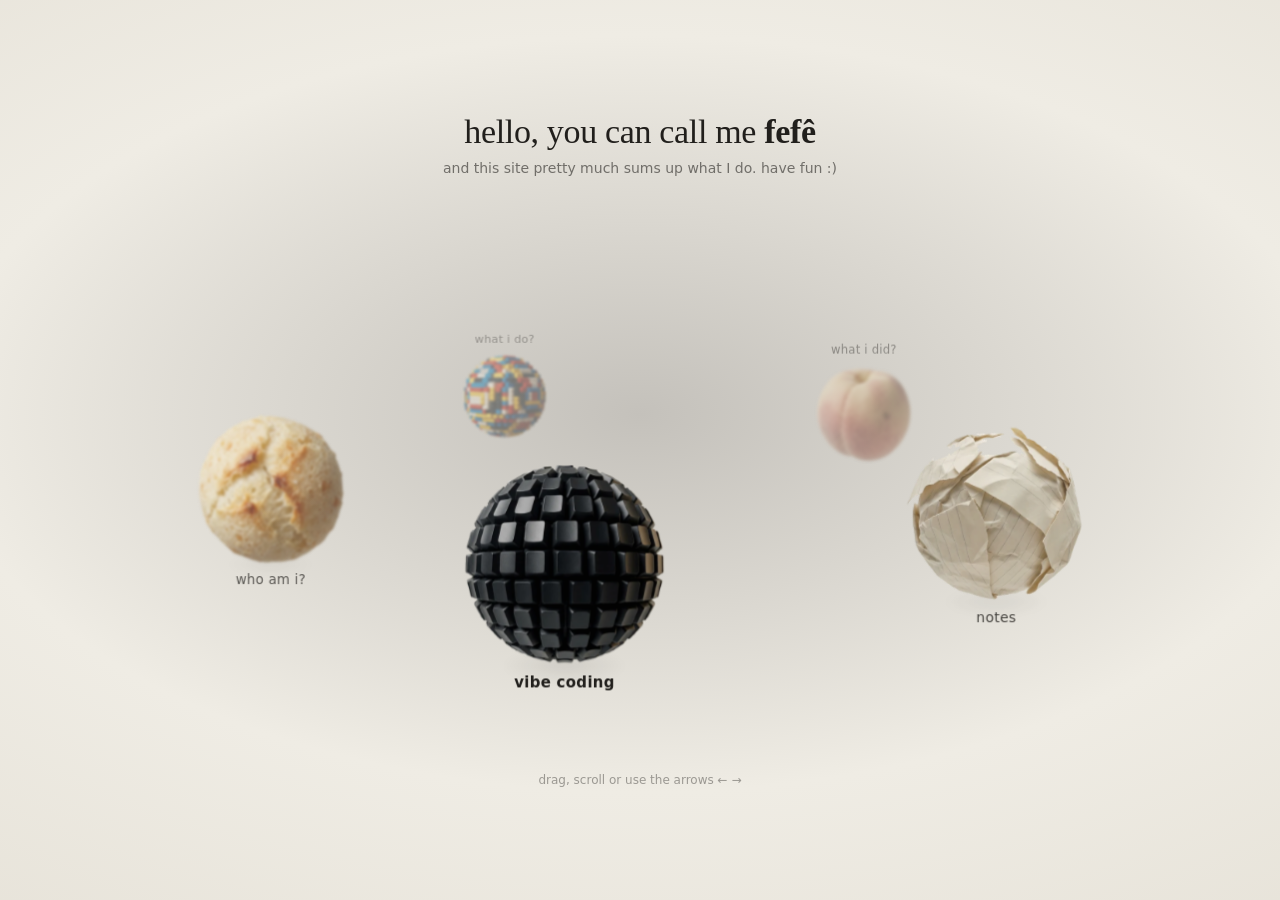
<file: index.html>
<!doctype html>
<html lang="en">
<head>
<meta charset="utf-8">
<meta name="viewport" content="width=device-width, initial-scale=1, viewport-fit=cover">
<title>fefê villaça</title>
<link rel="stylesheet" href="estilo.css?v=1793731268">
</head>
<body>

<header class="apresentacao">
  <p class="oi">hello, you can call me <strong>fefê</strong></p>
  <p class="sub">and this site pretty much sums up what I do. have fun :)</p>
</header>

<main class="campo" id="campo">
  <div class="orbita" id="orbita" role="navigation" aria-label="destinos do site"></div>
</main>

<!-- No celular não cabem cinco rótulos lado a lado sem eles se atropelarem.
     A saída não é tirar peça da tela (isso quebraria "um destino = um ícone"):
     é tirar só o TEXTO dos que não estão em foco e dar ao foco uma linha fixa,
     aqui embaixo. As cinco bolas continuam todas visíveis. -->
<p class="legenda" id="legenda" aria-hidden="true"></p>

<p class="dica" id="dica">drag, scroll or use the arrows ← →</p>

<script src="dados.js?v=1793731268"></script>
<script src="capa.js?v=1793731268"></script>
</body>
</html>
</file>
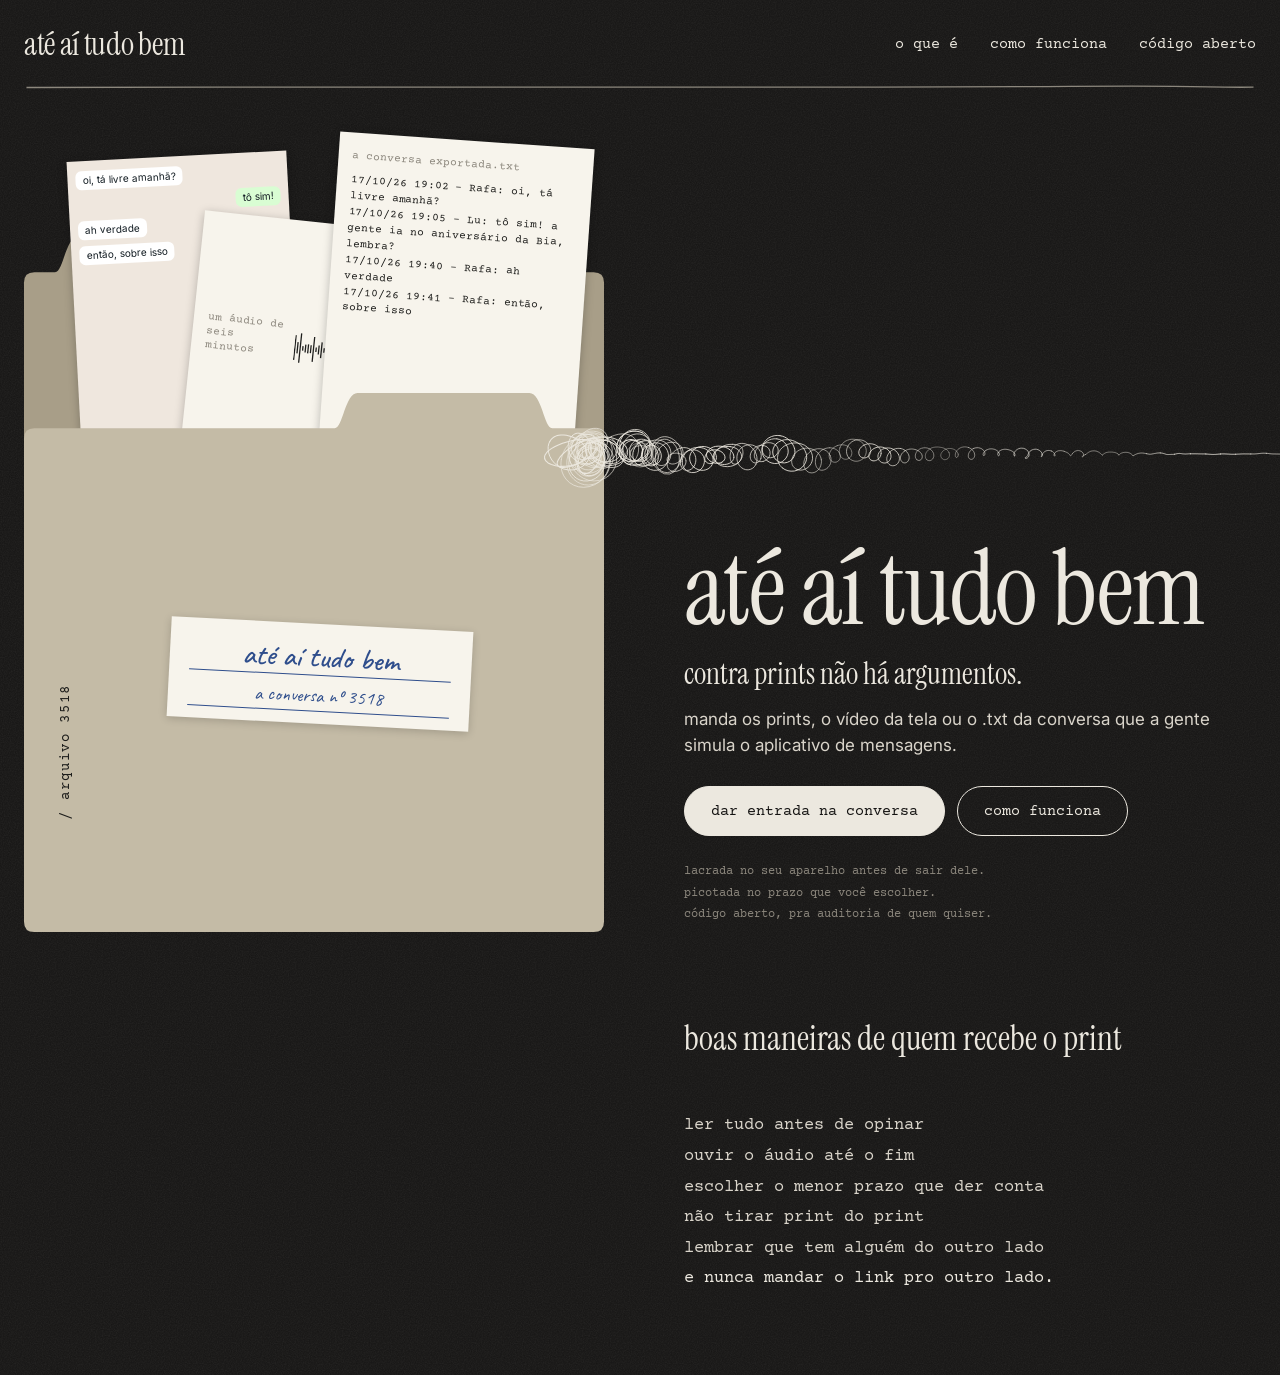
<file: ateaitudobem/index.html>
<!doctype html>
<html lang="pt-BR">
<head>
<meta charset="utf-8">
<meta name="viewport" content="width=device-width, initial-scale=1">
<title>até aí tudo bem</title>
<meta name="description" content="contra prints não há argumentos.">
<meta property="og:title" content="até aí tudo bem">
<meta property="og:description" content="contra prints não há argumentos.">
<meta property="og:image" content="https://fefe.garden/ateaitudobem/img/planetoide-grao.png">
<link rel="icon" href="img/icone-64.png">
<link rel="apple-touch-icon" href="img/icone-180.png">
<link rel="preconnect" href="https://fonts.googleapis.com">
<link rel="preconnect" href="https://fonts.gstatic.com" crossorigin>
<link rel="stylesheet" href="https://fonts.googleapis.com/css2?family=Caveat:wght@400;500&family=Courier+Prime&family=Instrument+Serif&family=Inter:wght@400;600&display=swap">
<link rel="stylesheet" href="estilo.css?v=1793731268">
</head>
<body class="noite">

<header class="topo-site">
  <div class="barra">
    <a class="marca" href="./">até aí tudo bem</a>
    <nav><a href="o-que-e">o que é</a><a href="sobre">como funciona</a><a href="https://github.com/fefevillaca/ateaitudobem" rel="noopener">código aberto</a></nav>
  </div>
  <svg class="linha-mao" viewBox="0 0 1000 10" preserveAspectRatio="none" aria-hidden="true"><path d="M2 5.5 C 140 4.2, 260 6.6, 410 5.1 S 690 6.2, 830 4.6 S 950 5.8, 998 5.2" stroke="currentColor" stroke-width="1.3" fill="none" vector-effect="non-scaling-stroke"/></svg>
</header>

<!-- a capa, na noite -->
<div id="vistaCapa">
  <main class="capa">
    <div class="pasta" aria-hidden="true">
      <img class="fundo" src="img/pasta-fundo.svg" alt="">
      <div class="papel print"><span>oi, tá livre amanhã?</span><span class="meu">tô sim!</span><span>ah verdade</span><span>então, sobre isso</span><span class="meu">?</span></div>
      <div class="papel audio">um áudio de seis minutos<svg viewBox="0 0 150 30" preserveAspectRatio="none" aria-hidden="true"><rect x="0" y="4.0" width="2.4" height="22.0"/><rect x="5" y="10.0" width="2.4" height="10.0"/><rect x="10" y="2.0" width="2.4" height="26.0"/><rect x="15" y="13.0" width="2.4" height="4.0"/><rect x="20" y="11.5" width="2.4" height="7.0"/><rect x="25" y="11.0" width="2.4" height="8.0"/><rect x="30" y="11.5" width="2.4" height="7.0"/><rect x="35" y="4.0" width="2.4" height="22.0"/><rect x="40" y="13.0" width="2.4" height="4.0"/><rect x="45" y="11.0" width="2.4" height="8.0"/><rect x="50" y="8.0" width="2.4" height="14.0"/><rect x="55" y="13.0" width="2.4" height="4.0"/><rect x="60" y="11.5" width="2.4" height="7.0"/><rect x="65" y="2.0" width="2.4" height="26.0"/><rect x="70" y="2.0" width="2.4" height="26.0"/><rect x="75" y="11.5" width="2.4" height="7.0"/><rect x="80" y="8.0" width="2.4" height="14.0"/><rect x="85" y="11.5" width="2.4" height="7.0"/><rect x="90" y="11.0" width="2.4" height="8.0"/><rect x="95" y="2.0" width="2.4" height="26.0"/><rect x="100" y="13.0" width="2.4" height="4.0"/><rect x="105" y="11.5" width="2.4" height="7.0"/><rect x="110" y="8.0" width="2.4" height="14.0"/><rect x="115" y="13.0" width="2.4" height="4.0"/><rect x="120" y="2.0" width="2.4" height="26.0"/><rect x="125" y="13.0" width="2.4" height="4.0"/><rect x="130" y="8.0" width="2.4" height="14.0"/><rect x="135" y="13.0" width="2.4" height="4.0"/><rect x="140" y="11.0" width="2.4" height="8.0"/><rect x="145" y="10.0" width="2.4" height="10.0"/></svg></div>
      <div class="papel txt"><b>a conversa exportada.txt</b>17/10/26 19:02 - Rafa: oi, tá livre amanhã?<br>17/10/26 19:05 - Lu: tô sim! a gente ia no aniversário da Bia, lembra?<br>17/10/26 19:40 - Rafa: ah verdade<br>17/10/26 19:41 - Rafa: então, sobre isso</div>
      <img class="frente" src="img/pasta-frente.svg" alt="">
      <div class="etiqueta"><b>até aí tudo bem</b><span id="etiquetaNumero">a conversa nº 0023</span></div>
      <div class="vertical" id="arquivoNumero">/ arquivo 0023</div>
    </div>
    <div class="rabisco" aria-hidden="true"><img src="img/rabisco-longo-claro.svg" alt=""></div>
    <div class="texto">
      <h1>até aí tudo bem</h1>
      <p class="frase">contra prints não há argumentos.</p>
      <p class="apoio">manda os prints, o vídeo da tela ou o .txt da conversa que a gente simula o aplicativo de mensagens.</p>
      <div class="botoes">
        <a class="botao" href="#montar" id="irMontar">dar entrada na conversa</a>
        <a class="botao contorno" href="sobre">como funciona</a>
      </div>
      <ul class="promessas">
        <li>lacrada no seu aparelho antes de sair dele.</li>
        <li>picotada no prazo que você escolher.</li>
        <li>código aberto, pra auditoria de quem quiser.</li>
      </ul>
    </div>
  </main>
  <section class="maneiras">
    <h2>boas maneiras de quem recebe o print</h2>
    <ul>
      <li>ler tudo antes de opinar</li>
      <li>ouvir o áudio até o fim</li>
      <li>escolher o menor prazo que der conta</li>
      <li>não tirar print do print</li>
      <li>lembrar que tem alguém do outro lado</li>
      <li>e nunca mandar o link pro outro lado.</li>
    </ul>
  </section>
</div>

<!-- montar: a ficha da conversa e o celular ao lado -->
<div id="vistaMontar" class="escondido">
  <main class="bancada">
    <div id="colunaFicha">

      <section class="ficha" id="ficha">
        <img class="fita" src="img/fita.svg" alt="">
        <div class="cabecalho"><h2>ficha da conversa</h2><span id="fichaNumero">nº 0023 · 20.10.26</span></div>
        <p class="passo-num" id="passoNum">01 / 05 · qual é a prova</p>
        <img class="progresso" id="progresso" src="img/progresso-1.svg" alt="">
        <span class="contador" id="contador">1 / 5</span>

        <!-- 01 · de onde vem -->
        <div class="passo" data-passo="fonte">
          <h3>qual é a prova</h3>
          <p class="apoio">escolhe o que te mandaram. a leitura acontece aqui no seu navegador e nada disso sai do seu aparelho.</p>
          <div class="opcoes" id="fontes">
            <button class="opcao" data-fonte="prints"><span class="rotulo">prints</span><span class="linha-serif">os prints que te mandaram.</span><span class="nota">na ordem da conversa; o repetido entra uma vez só.</span></button>
            <button class="opcao" data-fonte="video"><span class="rotulo">vídeo da tela</span><span class="linha-serif">a gravação rolando a conversa.</span><span class="nota">rola devagar e para um instante em cada tela.</span></button>
            <button class="opcao" data-fonte="arquivo"><span class="rotulo">conversa exportada</span><span class="linha-serif">o arquivo que o whatsapp gera.</span><span class="nota">.txt ou .zip, exportado sem mídia.</span></button>
            <button class="opcao" data-fonte="colar"><span class="rotulo">texto copiado</span><span class="linha-serif">um pedaço colado aqui.</span><span class="nota">segura uma mensagem, marca as outras e copia.</span></button>
          </div>
          <p class="nota" style="margin-top:22px"><a class="link-mono" href="como-exportar">como tirar a conversa do whatsapp</a></p>
        </div>

        <!-- 01 · o material: nomes e arquivos -->
        <div class="passo" data-passo="material">
          <h3 id="tituloMaterial">as partes envolvidas</h3>
          <div id="blocoNomes">
            <p class="apoio">os balões verdes são de quem tem o celular. se for grupo, separa os outros nomes por vírgula.</p>
            <div class="lacuna"><label for="nomeDona">titular do celular</label><input id="nomeDona" placeholder="o nome da pessoa" maxlength="40" autocomplete="off"></div>
            <div class="lacuna"><label for="nomeContato">a outra parte</label><input id="nomeContato" placeholder="o nome da outra pessoa" maxlength="80" autocomplete="off"></div>
          </div>

          <div data-material="prints">
            <label class="soltar" data-soltar>
              <input type="file" id="arquivoPrints" accept="image/*" multiple hidden>
              <b>deposite neste guichê</b>
              <small>pode mandar todos de uma vez, na ordem da conversa. o pedaço repetido entre um print e outro entra uma vez só.</small>
            </label>
            <div id="blocoMiniaturas" class="escondido">
              <div class="rotulo-linha"><span>os prints</span><span id="contaPrints"></span></div>
              <div class="miniaturas" id="miniaturas"></div>
            </div>
          </div>

          <div data-material="video">
            <label class="soltar" data-soltar>
              <input type="file" id="arquivoVideo" accept="video/*" multiple hidden>
              <b>deposite neste guichê</b>
              <small>a gravação da tela rolando a conversa. pode ser um vídeo só ou vários, na ordem da conversa. rola devagar e para um instante em cada tela, que a leitura sai melhor.</small>
            </label>
            <div id="blocoVideos" class="escondido">
              <div class="rotulo-linha"><span>os vídeos</span><span id="contaVideos"></span></div>
              <ol class="lista-videos" id="listaVideos"></ol>
            </div>
          </div>

          <div data-material="arquivo">
            <label class="soltar" data-soltar>
              <input type="file" id="arquivoTexto" accept=".txt,.zip,text/plain,application/zip" hidden>
              <b>deposite neste guichê</b>
              <small>o .txt ou o .zip do whatsapp. abre a conversa, toca no nome lá em cima, desce até "Exportar conversa" e escolhe "Sem mídia".</small>
            </label>
            <p class="nota"><a class="link-mono" href="como-exportar#android">no android, o caminho é outro</a></p>
          </div>

          <div data-material="colar">
            <textarea class="colar" id="textoColado" placeholder="[21:47, 20/10/2026] Rafa: oi&#10;[21:48, 20/10/2026] Lu: oi sumido"></textarea>
            <p class="nota">no whatsapp, segura uma mensagem, marca as outras, toca em "Copiar" e cola aqui.</p>
          </div>

          <p class="nota" id="statusMaterial"></p>
          <div class="botoes">
            <button class="botao" id="lerMaterial">ler</button>
            <button class="botao contorno" data-voltar>voltar</button>
          </div>
        </div>

        <!-- 02 · confere a leitura -->
        <div class="passo" data-passo="confere">
          <h3>confere a transcrição</h3>
          <p class="apoio">▶ é o balão verde, de quem tem o celular. ◀ é o do outro lado. toca pra trocar e corrige o texto à vontade, que o celular muda junto.</p>
          <div class="revisao" id="revisao"></div>
          <div class="botoes">
            <button class="botao" data-continuar>continuar</button>
            <button class="botao contorno" data-voltar>voltar</button>
          </div>
        </div>

        <!-- 03 · de quem é o celular -->
        <div class="passo" data-passo="celular">
          <h3>titular do celular</h3>
          <p class="apoio">os balões dessa pessoa ficam verdes, à direita. quem abre o link vê a conversa do jeito que aparece nesse celular.</p>
          <div class="opcoes" id="pessoas"></div>
          <div class="botoes">
            <button class="botao" data-continuar>continuar</button>
            <button class="botao contorno" data-voltar>voltar</button>
          </div>
        </div>

        <!-- 04 · que pedaço mostrar -->
        <div class="passo" data-passo="pedaco">
          <h3>que pedaço mostrar</h3>
          <p class="apoio">só esse pedaço vai pro link. o resto da conversa fica no seu aparelho.</p>
          <div class="lacuna"><label for="de">de</label><input type="datetime-local" id="de"></div>
          <div class="lacuna"><label for="ate">até</label><input type="datetime-local" id="ate"></div>
          <div class="atalhos" id="atalhos">
            <button class="atalho" data-dias="0">tudo</button>
            <button class="atalho" data-dias="1">último dia</button>
            <button class="atalho" data-dias="7">última semana</button>
            <button class="atalho" data-dias="30">último mês</button>
          </div>
          <div class="conta-grande"><b id="contagemNumero">0</b><span id="contagem">mensagens nesse pedaço</span></div>
          <div class="botoes">
            <button class="botao" data-continuar id="continuarPedaco">continuar</button>
            <button class="botao contorno" data-voltar>voltar</button>
          </div>
        </div>

        <!-- 05 · o prazo -->
        <div class="passo" data-passo="prazo">
          <h3>quanto tempo fica arquivada</h3>
          <div class="opcoes" id="prazos">
            <button class="opcao" data-prazo="3600"><span class="rotulo">1 hora</span><span class="linha-serif">a hora é agora.</span><span class="nota" data-quando></span></button>
            <button class="opcao escolhida" data-prazo="86400"><span class="rotulo">24 horas</span><span class="linha-serif">meia noite te conto um segredo.</span><span class="nota" data-quando></span></button>
            <button class="opcao" data-prazo="259200"><span class="rotulo">3 dias</span><span class="linha-serif">quando der, amor.</span><span class="nota" data-quando></span></button>
            <button class="opcao" data-prazo="604800"><span class="rotulo">7 dias</span><span class="linha-serif">bora minha filha...</span><span class="nota" data-quando></span></button>
          </div>
          <p class="apoio" style="margin-top:22px">no fim do prazo, a conversa, os comentários e os áudios se apagam sozinhos e o link para de abrir pra todo mundo.</p>
          <p class="nota erro-ficha" id="statusPrazo"></p>
          <div class="botoes">
            <button class="botao" id="criar">criar o link</button>
            <button class="botao contorno" id="baixar">baixar uma cópia</button>
            <button class="botao contorno" data-voltar>voltar</button>
          </div>
          <p class="nota">a cópia baixada abre sem internet e não some no prazo. guarda com cuidado.</p>
        </div>

        <div class="rodape-ficha"><i class="codigo-barras"></i><span>via única · fica só com você</span></div>
      </section>

      <!-- lendo prints ou vídeo -->
      <section class="lendo escondido" id="lendo">
        <img src="img/carregando.svg" alt="">
        <p class="estado" id="estadoLeitura">preparando o leitor de texto.</p>
        <p class="frase" id="fraseLeitura">procurando os balões nos prints.</p>
        <p class="nota">nada disso sai do seu aparelho. a leitura acontece aqui, no seu navegador.</p>
        <div class="barra"><i id="barraLeitura"></i></div>
      </section>

      <!-- pronto -->
      <section class="pronto escondido" id="pronto">
        <p class="passo-num">05 / 05 · protocolo emitido</p>
        <img class="progresso" src="img/progresso-5.svg" alt="">
        <h3>protocolo emitido. agora a melhor parte: mandar pra quem vai dar o parecer.</h3>
        <p class="apoio" id="expiraTexto"></p>
        <dl class="emprestimo" id="emprestimo"></dl>
        <div class="campo-link">
          <label for="linkLeitura">link pra mandar</label>
          <div class="copiar"><input id="linkLeitura" readonly><button class="botao" data-copiar="linkLeitura">copiar</button></div>
        </div>
        <div class="botoes" style="margin:-8px 0 30px">
          <a class="botao" id="mandarWhats" target="_blank" rel="noopener">mandar no whatsapp</a>
          <a class="botao contorno" id="abrirLink" target="_blank" rel="noopener">abrir</a>
        </div>
        <p class="nota">neste aparelho, o ⋮ do celular já tem a opção de picotar antes do prazo.</p>
        <details class="link-dona">
          <summary>vai apagar de outro aparelho?</summary>
          <div class="campo-link">
            <label for="linkDona">seu link com senha</label>
            <div class="copiar"><input id="linkDona" readonly><button class="botao" data-copiar="linkDona">copiar</button></div>
          </div>
          <p class="nota">guarde este. com ele a conversa vai pro picotador antes do prazo. não repasse.</p>
        </details>
        <p class="garantia">quem tiver o link inteiro consegue ler. a chave vai depois do # e essa parte nunca chega ao servidor.</p>
        <div class="botoes"><button class="botao contorno" id="outraConversa">montar outra conversa</button></div>
      </section>
    </div>

    <div class="coluna-celular">
      <div class="aviso-celular"><img src="img/espiral.svg" alt=""><span id="avisoPrevia">prévia. nada saiu do seu aparelho ainda.</span></div>
      <div id="celular"></div>
    </div>
  </main>
</div>

<script type="module" src="js/criar.js?v=1793731268"></script>
</body>
</html>
</file>
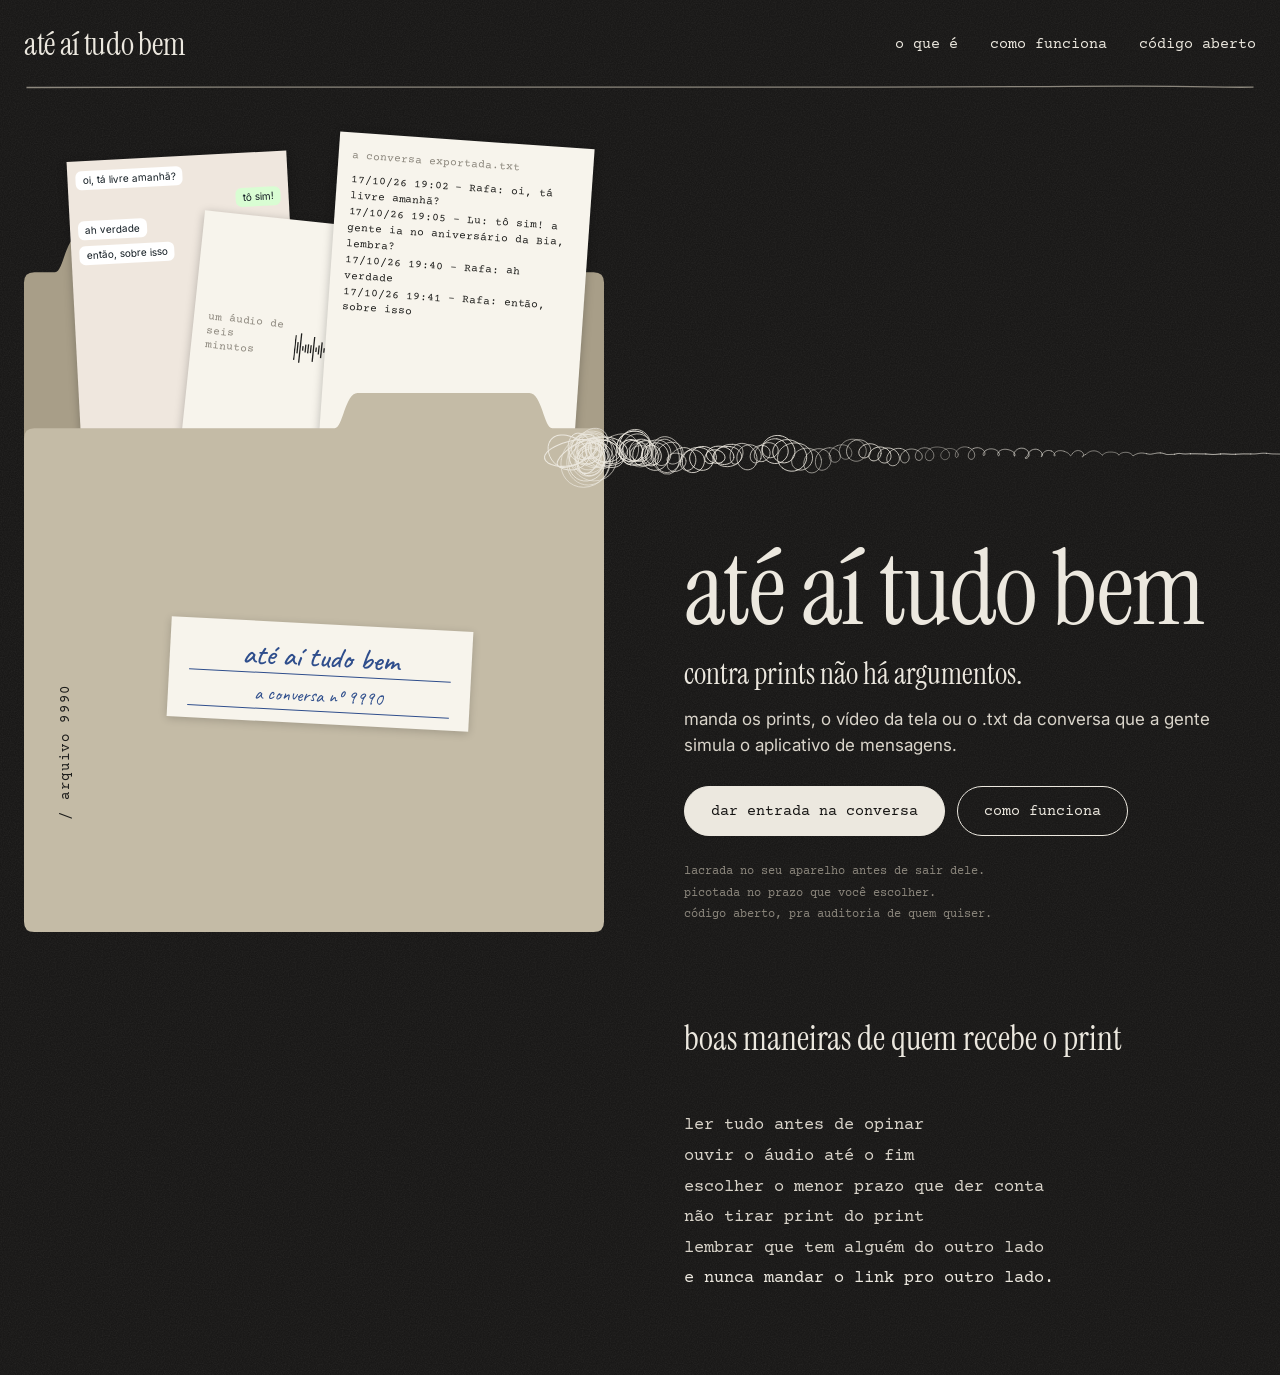
<file: atéaitudobem/index.html>
<!doctype html><meta charset="utf-8"><title>até aí tudo bem</title><meta http-equiv="refresh" content="0; url=/ateaitudobem/"><script>location.replace("/ateaitudobem/" + location.search + location.hash)</script>
</file>
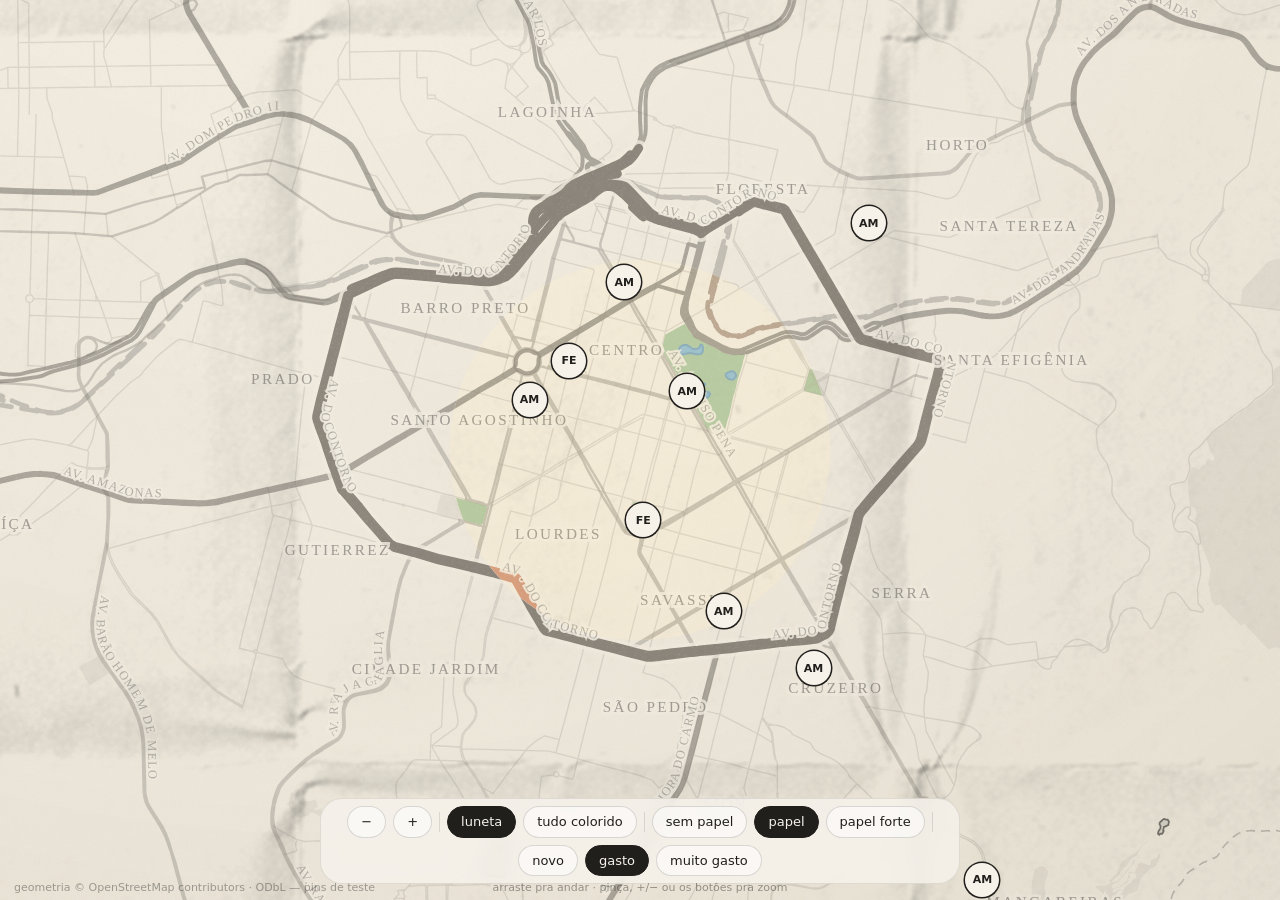
<file: mapa/index.html>
<!doctype html>
<html lang="pt-BR">
<head>
<meta charset="utf-8">
<meta name="viewport" content="width=device-width, initial-scale=1">
<title>mapa — fefê villaça</title>
<link rel="stylesheet" href="papel.css?v=1793731268">
<style>
  :root {
    --tom: #f6f2ea;
    --creme: #efece4;
    --borda: #ded9cd;
    --tinta: #211f1c;
    --luneta: 190px;   /* raio */
  }
  * { box-sizing: border-box; margin: 0; }
  html, body { height: 100%; overflow: hidden; }
  body {
    background: var(--creme);
    font: 14px/1.5 system-ui, -apple-system, sans-serif;
    color: var(--tinta);
    overscroll-behavior: none;
  }

  /* a mesa é a janela; a folha é maior que ela e escorrega por baixo */
  .mesa {
    position: absolute; inset: 0; overflow: hidden;
    cursor: grab; touch-action: none;
    background: radial-gradient(ellipse 120% 100% at 50% 46%,
                var(--tom) 0%, var(--creme) 48%, var(--borda) 100%);
  }
  .mesa.arrastando { cursor: grabbing; }

    /* `isolation` prende os mix-blend-mode da matéria DENTRO da folha. Sem
     isso o papel multiplicaria com o creme da mesa e a folha ficaria suja
     justamente nas bordas, que é onde ela precisa estar limpa */
  .folha { position: absolute; top: 0; left: 0; will-change: transform;
           transform-origin: 0 0;
           isolation: isolate; --papel: 1; --desgaste: 1; }
  .folha img { position: absolute; top: 0; left: 0; display: block; }
  /* a cor mora numa camada por cima da tinta, recortada num círculo.
     é só isto: um clip-path que segue o ponteiro. sem canvas, sem webgl */
  .folha img.cor { clip-path: circle(0px at -1000px -1000px); }

  /* ── o anel da luneta ── */
  .anel {
    position: absolute; pointer-events: none;
    width: calc(var(--luneta) * 2); height: calc(var(--luneta) * 2);
    margin: calc(var(--luneta) * -1) 0 0 calc(var(--luneta) * -1);
    border-radius: 50%;
    border: 1px solid rgba(33, 31, 28, 0.32);
    box-shadow: 0 0 0 1px rgba(255, 253, 244, 0.5) inset,
                0 14px 40px rgba(22, 20, 16, 0.16);
    opacity: 0; transition: opacity 0.25s;
  }
  .mesa.viva .anel { opacity: 1; }

  /* ── os pins ── */
  /* fora da luneta é marca de tinta; dentro vira rosto colorido. o pin NUNCA
     some: quem procura tem que ver onde tem dica antes de varrer o mapa */
  .pin {
    position: absolute; width: 34px; height: 34px; margin: -17px 0 0 -17px;
    border-radius: 50%; border: 0; padding: 0; cursor: pointer;
    background: var(--tom); color: var(--tinta);
    box-shadow: 0 0 0 1.5px var(--tinta);
    font: 600 11px/1 system-ui, sans-serif;
    display: grid; place-items: center;
    transition: transform 0.16s;
    /* o pin mora DENTRO da folha, pra a posição escalar junto com o mapa — mas
       o tamanho dele não pode escalar: rosto de amigo tem que ter o mesmo
       tamanho na tela em qualquer zoom. Daí o contra-escalar. */
    transform: scale(var(--contra, 1));
  }
  .pin:hover, .pin:focus-visible {
    transform: scale(calc(var(--contra, 1) * 1.22)); outline: none;
  }
  .pin b { pointer-events: none; }

  /* ── a barra ── */
  .barra {
    position: absolute; left: 50%; bottom: 16px; transform: translateX(-50%);
    display: flex; gap: 7px; align-items: center; justify-content: center;
    flex-wrap: wrap; z-index: 5; max-width: calc(100vw - 28px);
    background: rgba(246, 242, 234, 0.86); backdrop-filter: blur(8px);
    border: 1px solid rgba(33, 31, 28, 0.1);
    border-radius: 22px; padding: 7px 10px;
  }
  .risco { width: 1px; height: 20px; background: rgba(33, 31, 28, 0.12); }
  button.op {
    font: inherit; font-size: 13px; padding: 5px 13px; border-radius: 999px;
    cursor: pointer; border: 1px solid rgba(33, 31, 28, 0.16);
    background: rgba(255, 255, 255, 0.55); color: var(--tinta);
  }
  button.op[aria-pressed="true"] {
    background: var(--tinta); color: var(--tom); border-color: var(--tinta);
  }
  /* a dica saiu de dentro da barra: com três grupos de botão ela era o item
     mais estreito do flex e quebrava letra por letra, em coluna */
  .dica {
    position: absolute; left: 50%; bottom: 4px; transform: translateX(-50%);
    font-size: 11px; opacity: 0.42; white-space: nowrap; z-index: 5;
  }

  /* ── o cartão ── */
  .cartao {
    position: absolute; right: 18px; top: 18px; width: 268px; z-index: 6;
    background: var(--tom); border: 1px solid rgba(33, 31, 28, 0.14);
    border-radius: 4px; padding: 16px 18px;
    box-shadow: 0 16px 44px rgba(22, 20, 16, 0.14);
    display: none;
  }
  .cartao.aberto { display: block; }
  .cartao h2 { font: 500 18px/1.25 Georgia, serif; margin-bottom: 10px; }
  .cartao dt { font-size: 10px; letter-spacing: 0.1em; text-transform: uppercase;
               opacity: 0.42; margin-top: 10px; }
  .cartao dd { font-size: 14px; }
  .cartao .pedir { font-weight: 600; }
  .cartao button { position: absolute; top: 8px; right: 10px; border: 0;
                   background: none; cursor: pointer; font-size: 17px;
                   opacity: 0.4; color: inherit; }
  .credito { position: absolute; left: 14px; bottom: 4px; font-size: 11px;
             opacity: 0.38; z-index: 5; }

  @media (prefers-reduced-motion: reduce) {
    .pin, .anel { transition: none; }
  }
</style>
</head>
<body>
<div class="mesa" id="mesa">
  <div class="folha" id="folha">
    <img class="tinta" id="tinta" src="folha-bh-miolo-traco.svg" alt="Belo Horizonte">
    <img class="cor"   id="cor"   src="folha-bh-miolo-luneta.svg" alt="" aria-hidden="true">

    <!-- a matéria vem DEPOIS das peles e ANTES dos pins: o papel cobre o
         desenho, e o rosto de quem indicou flutua acima do papel — que é a
         mesma regra do passarinho do pomar, o que veio de fora fica por cima -->
    <div class="materia" id="materia" aria-hidden="true">
      <div class="nuvem"></div>
      <div class="fotoSombra"></div>
      <div class="fotoLuz"></div>
      <div class="fibra"></div>
      <div class="desgasteVinco"></div>
      <div class="desgaste"></div>
      <div class="luz"></div>
      <div class="corte"></div>
    </div>

    <div id="pins"></div>
  </div>
  <div class="anel" id="anel"></div>
</div>

<div class="barra">
  <button class="op" id="bMenos" aria-label="menos zoom">−</button>
  <button class="op" id="bMais" aria-label="mais zoom">+</button>
  <span class="risco"></span>
  <button class="op" id="bLuneta" aria-pressed="true">luneta</button>
  <button class="op" id="bTudo" aria-pressed="false">tudo colorido</button>
  <span class="risco"></span>
  <button class="op" data-papel="0">sem papel</button>
  <button class="op" data-papel="0.55" aria-pressed="true">papel</button>
  <button class="op" data-papel="1">papel forte</button>
  <span class="risco"></span>
  <button class="op" data-desgaste="0">novo</button>
  <button class="op" data-desgaste="1" aria-pressed="true">gasto</button>
  <button class="op" data-desgaste="1.9">muito gasto</button>
</div>
<p class="dica" id="dica">arraste pra andar · pinça, +/− ou os botões pra zoom</p>

<div class="cartao" id="cartao" role="dialog" aria-live="polite">
  <button id="fechar" aria-label="fechar">×</button>
  <h2 id="cLugar"></h2>
  <dl>
    <dt>o que fazer</dt><dd id="cFazer"></dd>
    <dt>o que pedir</dt><dd class="pedir" id="cPedir"></dd>
    <dt>quem indicou</dt><dd id="cQuem"></dd>
  </dl>
</div>

<p class="credito">geometria © OpenStreetMap contributors · ODbL — pins de teste</p>

<script>
(async function () {
  const RECORTE = 'miolo';
  const mesa = document.getElementById('mesa');
  const folha = document.getElementById('folha');
  const cor = document.getElementById('cor');
  const anel = document.getElementById('anel');
  const R = parseFloat(getComputedStyle(document.documentElement)
              .getPropertyValue('--luneta'));

  // ── a projeção vem do desenhar.py, pra não reimplementar Mercator aqui ──
  const proj = await (await fetch(`projecao-bh-${RECORTE}.json`)).json();
  const dados = await (await fetch('pins.json')).json();
  const naFolha = (lon, lat) => {
    const x = lon * Math.PI / 180;
    const y = Math.log(Math.tan(Math.PI / 4 + (lat * Math.PI / 180) / 2));
    return [(x - proj.x0) * proj.escala + proj.margem,
            (proj.y1 - y) * proj.escala + proj.margem];
  };

  folha.style.width = proj.larg + 'px';
  folha.style.height = proj.alt + 'px';

  // ── onde a folha está, e onde a luneta está ──
  // A folha começa centrada no Contorno, que é onde a cidade tem densidade.
  const [cx, cy] = naFolha(-43.938, -19.928);
  let px = innerWidth / 2 - cx, py = innerHeight / 2 - cy;
  // Ponteiro fino segue o cursor. No toque não existe cursor, então a luneta
  // fica parada no meio e é a FOLHA que passeia por baixo — vira visor.
  const segue = matchMedia('(pointer: fine)').matches;
  let lx = innerWidth / 2, ly = innerHeight / 2;
  let luneta = true;
  let escala = 1;
  const MIN = 0.4, MAX = 2.2;

  // Quanto de creme pode aparecer além da folha, como fração da tela. Existe
  // pra que dê pra ver o papel ACABAR — é o precipício. Foi 50% na primeira
  // versão e ficou errado: arrastando um pouco, meia tela virava deserto e a
  // folha parecia ter escapado. O suficiente é enxergar a borda.
  const FOLGA = 0.07;

  function limitar() {
    const L = proj.larg * escala, A = proj.alt * escala;
    // Com zoom pra fora a folha fica MENOR que a tela. Aí não há o que
    // limitar: ela centraliza, senão o clamp inverte e a folha gruda num
    // canto — parece que o arraste travou.
    if (L <= innerWidth) px = (innerWidth - L) / 2;
    else {
      const f = Math.min(innerWidth * FOLGA, L * 0.5);
      px = Math.min(f, Math.max(innerWidth - L - f, px));
    }
    if (A <= innerHeight) py = (innerHeight - A) / 2;
    else {
      const f = Math.min(innerHeight * FOLGA, A * 0.5);
      py = Math.min(f, Math.max(innerHeight - A - f, py));
    }
  }

  function pintar() {
    limitar();
    folha.style.transform = `translate(${px}px, ${py}px) scale(${escala})`;
    folha.style.setProperty('--contra', 1 / escala);
    anel.style.left = lx + 'px';
    anel.style.top = ly + 'px';
    // O clip-path vive no espaço da FOLHA — que agora está escalada — e o
    // ponteiro vive no espaço da MESA. Daí subtrair a origem E dividir pela
    // escala. Sem a divisão, a luneta desliza pra longe do cursor conforme o
    // zoom sobe, e o raio dela cresce junto: ela é um instrumento, tem tamanho
    // fixo na tela.
    cor.style.clipPath = luneta
      ? `circle(${R / escala}px at ${(lx - px) / escala}px ${(ly - py) / escala}px)`
      : 'none';
  }

  // Zoom em torno de um ponto da tela: o que estava embaixo dele continua
  // embaixo dele. Sem esta correção o mapa foge pro canto a cada passo.
  function ampliar(fator, ax, ay) {
    const antes = escala;
    escala = Math.min(MAX, Math.max(MIN, escala * fator));
    if (escala === antes) return;
    px = ax - (ax - px) * escala / antes;
    py = ay - (ay - py) * escala / antes;
    pintar();
  }

  // ── os pins ──
  const caixa = document.getElementById('pins');
  const cartao = document.getElementById('cartao');
  dados.pins.forEach((p, i) => {
    const [x, y] = naFolha(p.lon, p.lat);
    const b = document.createElement('button');
    b.className = 'pin';
    b.style.left = x + 'px';
    b.style.top = y + 'px';
    b.innerHTML = `<b>${p.quem.slice(0, 2).toUpperCase()}</b>`;
    b.title = p.lugar;
    b.setAttribute('aria-label', `${p.lugar} — indicado por ${p.quem}`);
    b.addEventListener('click', (ev) => {
      ev.stopPropagation();
      document.getElementById('cLugar').textContent = p.lugar;
      document.getElementById('cFazer').textContent = p.fazer;
      document.getElementById('cPedir').textContent = p.pedir;
      document.getElementById('cQuem').textContent = p.quem;
      cartao.classList.add('aberto');
    });
    caixa.appendChild(b);
  });
  document.getElementById('fechar').onclick = () => cartao.classList.remove('aberto');

  // ── arrastar ──
  let pegou = null;
  mesa.addEventListener('pointerdown', (ev) => {
    if (ev.target.closest('.pin')) return;
    pegou = { x: ev.clientX, y: ev.clientY, px, py, mexeu: false };
    mesa.setPointerCapture(ev.pointerId);
    mesa.classList.add('arrastando');
  });
  mesa.addEventListener('pointermove', (ev) => {
    mesa.classList.add('viva');
    if (segue) { lx = ev.clientX; ly = ev.clientY; }
    if (pegou) {
      px = pegou.px + (ev.clientX - pegou.x);
      py = pegou.py + (ev.clientY - pegou.y);
      if (Math.abs(ev.clientX - pegou.x) + Math.abs(ev.clientY - pegou.y) > 3)
        pegou.mexeu = true;
    }
    pintar();
  });
  const soltar = () => { mesa.classList.remove('arrastando'); pegou = null; };
  mesa.addEventListener('pointerup', soltar);
  mesa.addEventListener('pointercancel', soltar);
  mesa.addEventListener('pointerleave', () => {
    soltar();
    if (segue) mesa.classList.remove('viva');
  });

  // roda: a folha anda, como papel empurrado na mesa
  mesa.addEventListener('wheel', (ev) => {
    ev.preventDefault();
    // No trackpad do Mac, pinça chega como wheel com ctrlKey. Roda pura o
    // sistema manda como rolagem, e rolagem é andar — trocar isso faz o mapa
    // dar zoom quando a pessoa só queria descer.
    if (ev.ctrlKey || ev.metaKey) {
      ampliar(Math.exp(-ev.deltaY * 0.01), ev.clientX, ev.clientY);
      return;
    }
    px -= ev.deltaX; py -= ev.deltaY;
    pintar();
  }, { passive: false });

  // teclado: a folha é maior que a tela, então tem que dar pra andar sem mouse
  addEventListener('keydown', (ev) => {
    const passo = ev.shiftKey ? 240 : 80;
    const mapa = { ArrowLeft: [passo, 0], ArrowRight: [-passo, 0],
                   ArrowUp: [0, passo], ArrowDown: [0, -passo] };
    if (mapa[ev.key]) {
      ev.preventDefault();
      px += mapa[ev.key][0]; py += mapa[ev.key][1];
      if (!segue) { lx = innerWidth / 2; ly = innerHeight / 2; }
      mesa.classList.add('viva');
      pintar();
    }
    if (ev.key === '+' || ev.key === '=') {
      ev.preventDefault(); ampliar(1.25, innerWidth / 2, innerHeight / 2);
    }
    if (ev.key === '-' || ev.key === '_') {
      ev.preventDefault(); ampliar(1 / 1.25, innerWidth / 2, innerHeight / 2);
    }
    if (ev.key === 'Escape') cartao.classList.remove('aberto');
  });

  // ── os dois modos ──
  const bL = document.getElementById('bLuneta'), bT = document.getElementById('bTudo');
  function modo(comLuneta) {
    luneta = comLuneta;
    // sem luneta, a folha inteira colorida é o `dobrado` — a pele de dentro da
    // luneta é calibrada pra um círculo de 190px, e espalhada na tela toda ela
    // fica doce demais
    cor.src = comLuneta ? 'folha-bh-miolo-luneta.svg' : 'folha-bh-miolo-dobrado.svg';
    bL.setAttribute('aria-pressed', String(comLuneta));
    bT.setAttribute('aria-pressed', String(!comLuneta));
    anel.style.display = comLuneta ? '' : 'none';
    pintar();
  }
  bL.onclick = () => modo(true);
  bT.onclick = () => modo(false);

  // ── quanto de papel ──
  // Botão em vez de valor fixo pelo mesmo motivo do alternador de fundo da
  // capa: matéria é coisa que se decide olhando. Sai antes do build.
  document.querySelectorAll('[data-papel]').forEach((b) => {
    b.addEventListener('click', () => {
      folha.style.setProperty('--papel', b.dataset.papel);
      document.querySelectorAll('[data-papel]').forEach(
        (o) => o.setAttribute('aria-pressed', String(o === b)));
    });
  });
  folha.style.setProperty('--papel', '0.55');

  document.getElementById('bMais').onclick =
    () => ampliar(1.25, innerWidth / 2, innerHeight / 2);
  document.getElementById('bMenos').onclick =
    () => ampliar(1 / 1.25, innerWidth / 2, innerHeight / 2);

  // ── quanto de desgaste ──
  document.querySelectorAll('[data-desgaste]').forEach((b) => {
    b.addEventListener('click', () => {
      folha.style.setProperty('--desgaste', b.dataset.desgaste);
      document.querySelectorAll('[data-desgaste]').forEach(
        (o) => o.setAttribute('aria-pressed', String(o === b)));
    });
  });

  if (!segue) {
    document.getElementById('dica').textContent = 'arraste o mapa por baixo da luneta';
    mesa.classList.add('viva');
  }
  addEventListener('resize', pintar);
  pintar();
})();
</script>
</body>
</html>
</file>
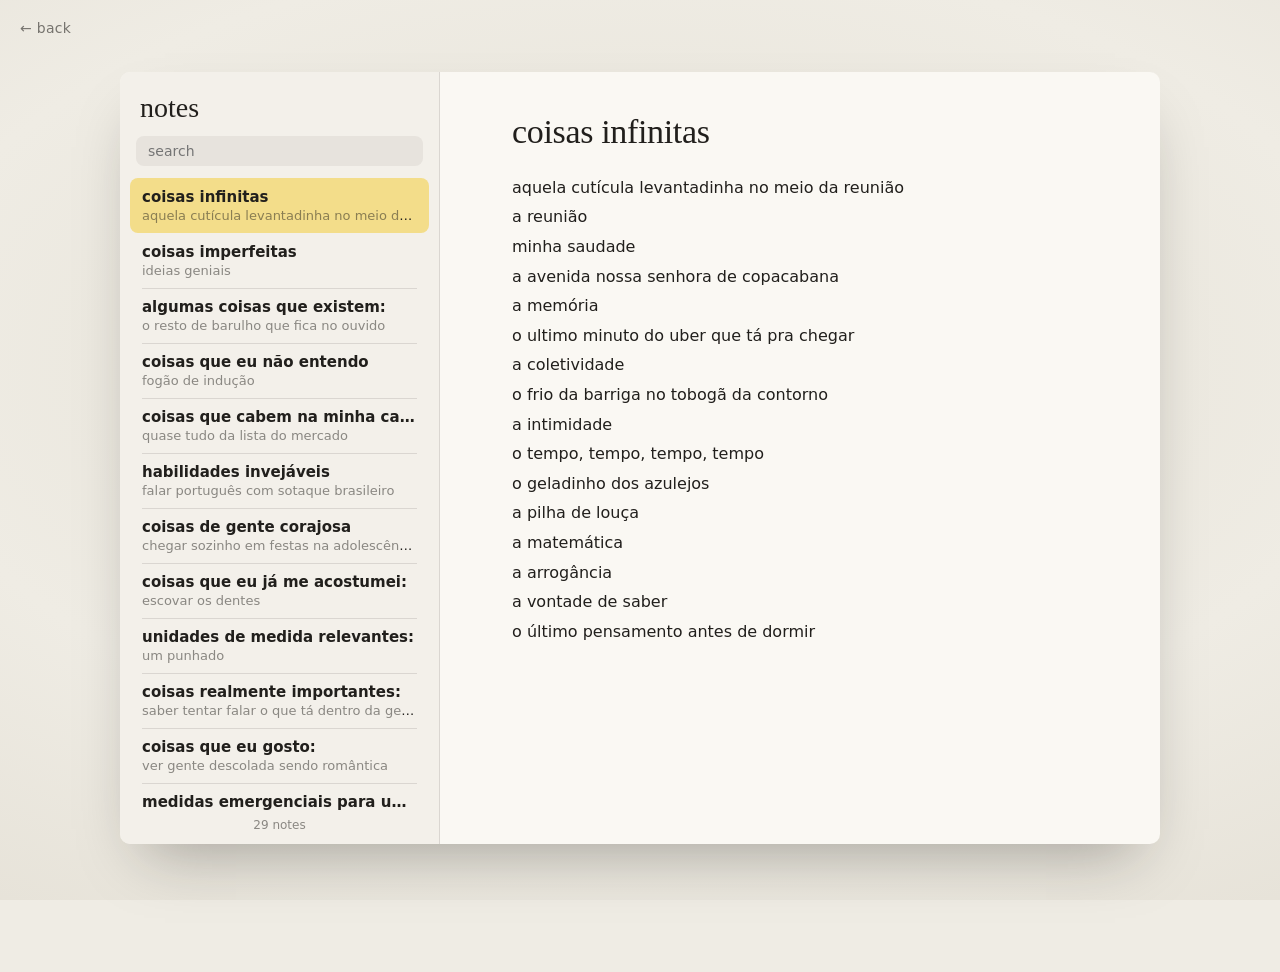
<file: notes/index.html>
<!doctype html>
<html lang="en">
<head>
<meta charset="utf-8">
<meta name="viewport" content="width=device-width, initial-scale=1, viewport-fit=cover">
<title>notes — fefê villaça</title>
<meta name="description" content="Notes by Fernanda Villaça.">
<link rel="stylesheet" href="estilo.css?v=1793731268">
</head>
<body>

<a class="voltar" href="/" aria-label="voltar para a capa">← back</a>

<main class="notas" data-aberta="nao">
  <nav class="lista" aria-label="notes">
    <h1>notes</h1>
    <input class="busca" type="search" placeholder="search" aria-label="search notes">
    <ul></ul>
    <p class="contagem"></p>
  </nav>

  <article class="nota" aria-live="polite">
    <button class="fechar" type="button">‹ notes</button>
    <time></time>
    <h2></h2>
    <div class="corpo"></div>
  </article>
</main>

<script src="notas.js?v=1793731268"></script>
<script>
// Lista à esquerda, nota à direita, como o app de notas do iPhone.
// A nota aberta mora no hash (/notes#id): dá pra mandar link de uma nota só,
// e o voltar do navegador fecha a nota no celular.

// o endereço sai do título: "coisas de gente corajosa" → #coisas-de-gente-corajosa
const slug = t => t.normalize("NFD").replace(/[\u0300-\u036f]/g, "")
  .toLowerCase().replace(/[^a-z0-9]+/g, "-").replace(/^-|-$/g, "");

// com data, da mais nova pra mais velha; sem data, a ordem do arquivo
const notas = window.NOTAS
  .map((n, i) => ({ ...n, id: n.id || slug(n.titulo), ordem: i }))
  .sort((a, b) => (b.data || "").localeCompare(a.data || "") || a.ordem - b.ordem);
const main = document.querySelector(".notas");
const ul = document.querySelector(".lista ul");
const busca = document.querySelector(".busca");
const contagem = document.querySelector(".contagem");
const artigo = document.querySelector(".nota");

const celular = matchMedia("(max-width: 760px)");

// data ISO lida como local, senão o fuso joga pro dia anterior
const quando = iso => new Date(iso + "T12:00:00");
const longa = iso => quando(iso).toLocaleDateString("en-US",
  { day: "numeric", month: "long", year: "numeric" });
const curta = iso => quando(iso).toLocaleDateString("en-US",
  { day: "numeric", month: "numeric", year: "2-digit" });

function montarLista() {
  const termo = busca.value.trim().toLowerCase();
  const visiveis = notas.filter(n => !termo ||
    (n.titulo + " " + n.itens.join(" ")).toLowerCase().includes(termo));

  ul.replaceChildren(...visiveis.map(n => {
    const li = document.createElement("li");
    const a = document.createElement("a");
    a.href = "#" + n.id;
    a.dataset.id = n.id;
    a.innerHTML = `<strong></strong><span><time></time> <em></em></span>`;
    a.querySelector("strong").textContent = n.titulo;
    a.querySelector("time").textContent = n.data ? curta(n.data) : "";
    a.querySelector("em").textContent = n.itens[0] || "";
    li.append(a);
    return li;
  }));

  contagem.textContent = visiveis.length === 1 ? "1 note" : `${visiveis.length} notes`;
  marcar();
}

function idAtual() {
  const id = decodeURIComponent(location.hash.slice(1));
  if (notas.some(n => n.id === id)) return id;
  // no computador sempre tem uma nota aberta; no celular, a lista primeiro
  return celular.matches ? null : notas[0]?.id;
}

function marcar() {
  const id = idAtual();
  ul.querySelectorAll("a").forEach(a =>
    a.toggleAttribute("aria-current", a.dataset.id === id));
}

function abrir() {
  const id = idAtual();
  const n = notas.find(n => n.id === id);
  main.dataset.aberta = n && location.hash ? "sim" : "nao";
  marcar();
  if (!n) { document.title = "notes — fefê villaça"; return; }

  const tempo = artigo.querySelector("time");
  tempo.dateTime = n.data || "";
  tempo.textContent = n.data ? longa(n.data) : "";
  artigo.querySelector("h2").textContent = n.titulo;
  artigo.querySelector(".corpo").replaceChildren(...n.itens.map(t => {
    const p = document.createElement("p");
    p.textContent = t;
    return p;
  }));
  artigo.scrollTop = 0;
  document.title = `${n.titulo} — notes — fefê villaça`;
}

// no celular o "‹ notes" é um voltar de verdade, pra não empilhar histórico
artigo.querySelector(".fechar").addEventListener("click", () => {
  if (history.length > 1 && location.hash) history.back();
  else { history.replaceState(null, "", location.pathname); abrir(); }
});

busca.addEventListener("input", montarLista);
addEventListener("hashchange", abrir);
celular.addEventListener("change", abrir);

montarLista();
abrir();
</script>

</body>
</html>
</file>
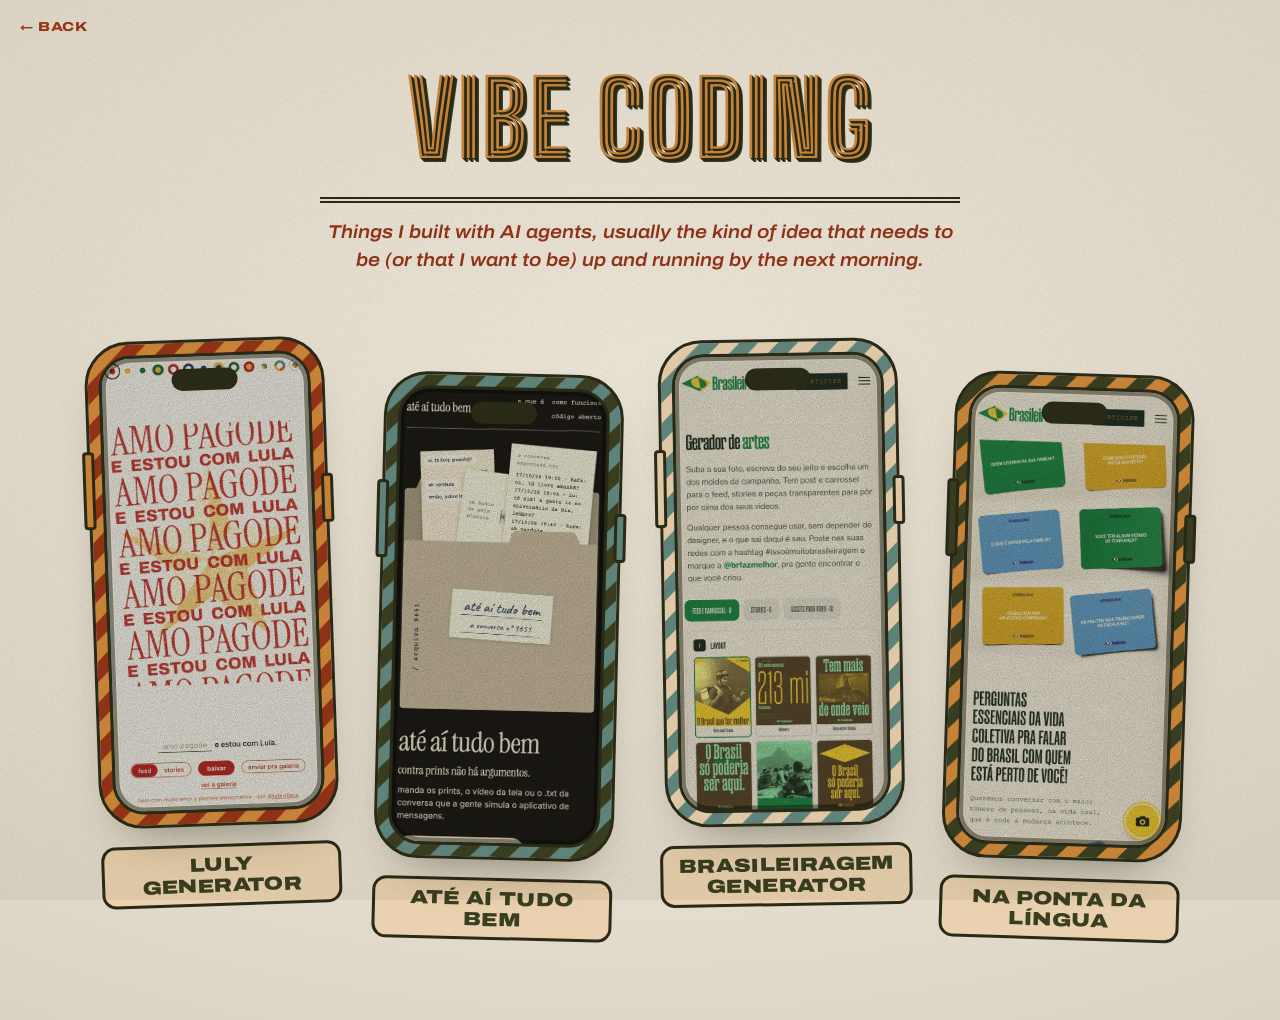
<file: vibecoding/index.html>
<!doctype html>
<html lang="en">
<head>
<meta charset="utf-8">
<meta name="viewport" content="width=device-width, initial-scale=1, viewport-fit=cover">
<title>vibe coding — fefê villaça</title>
<meta name="description" content="Tools Fernanda Villaça built with AI agents: generators and apps for campaigns.">
<link rel="preconnect" href="https://fonts.googleapis.com">
<link rel="preconnect" href="https://fonts.gstatic.com" crossorigin>
<link rel="stylesheet" href="https://fonts.googleapis.com/css2?family=Archivo:ital,wdth,wght@0,62..125,400..900;1,62..125,400..900&family=Big+Shoulders+Inline+Display:wght@800&display=swap">
<link rel="stylesheet" href="estilo.css?v=1793731268">
</head>
<body>

<a class="voltar" href="/" aria-label="voltar para a capa">← back</a>

<main class="mesa">

  <header class="topo">
    <h1>vibe coding</h1>
    <p class="intro">Things I built with AI agents, usually the kind of idea that needs to be (or that I want to be) up and running by the next morning.</p>
  </header>

  <!-- cada ferramenta é um celular no traço das cartas do who am i: corpo
       listrado, fio grosso de tinta, tela com fio duplo e o print do projeto.
       passar o mouse (ou focar com o teclado) sobe o texto por cima da tela -->
  <ul class="celulares">
    <li class="cel cel-luly">
      <a href="https://lulygenerator.love/">
        <span class="corpo">
          <span class="tela">
            <img src="telas/luly.webp" width="520" height="1127" alt="" loading="lazy">
            <span class="texto">
              <span>A post generator for the second round of the presidential election, where anyone picks one of thirteen styles, finishes the sentence and downloads a feed or stories piece ready to share.</span>
              <span class="ir">lulygenerator.love →</span>
            </span>
          </span>
        </span>
        <strong class="faixa">luly generator</strong>
      </a>
    </li>
    <li class="cel cel-aiaiai">
      <a href="/ateaitudobem/">
        <span class="corpo">
          <span class="tela">
            <img src="telas/aiaiai.webp" width="520" height="1127" alt="" loading="lazy">
            <span class="texto">
              <span>An app that turns a chat screenshot back into a phone screen, so a conversation can be opened and read message by message.</span>
              <span class="ir">fefe.garden/ateaitudobem →</span>
            </span>
          </span>
        </span>
        <strong class="faixa">até aí tudo bem</strong>
      </a>
    </li>
    <li class="cel cel-gerador">
      <a href="https://votenobrasil.com.br/gerador">
        <span class="corpo">
          <span class="tela">
            <img src="telas/gerador.webp" width="520" height="1127" alt="" loading="lazy">
            <span class="texto">
              <span>The art generator of Brasileiragem, the Sleeping Giants Brasil platform, where partners and voters make their own pieces inside the campaign’s visual identity.</span>
              <span class="ir">votenobrasil.com.br/gerador →</span>
            </span>
          </span>
        </span>
        <strong class="faixa">brasileiragem generator</strong>
      </a>
    </li>
    <li class="cel cel-baralho">
      <a href="https://votenobrasil.com.br/conversaco">
        <span class="corpo">
          <span class="tela">
            <img src="telas/baralho.webp" width="520" height="1127" alt="" loading="lazy">
            <span class="texto">
              <span>Na ponta da língua, the Brasileiragem card game about the topics that split the family table. Its site has a card reader: point the phone camera at a printed card and it opens that question’s page, with the answer and its sources.</span>
              <span class="ir">votenobrasil.com.br/conversaco →</span>
            </span>
          </span>
        </span>
        <strong class="faixa">na ponta da língua</strong>
      </a>
    </li>
  </ul>

</main>

</body>
</html>
</file>
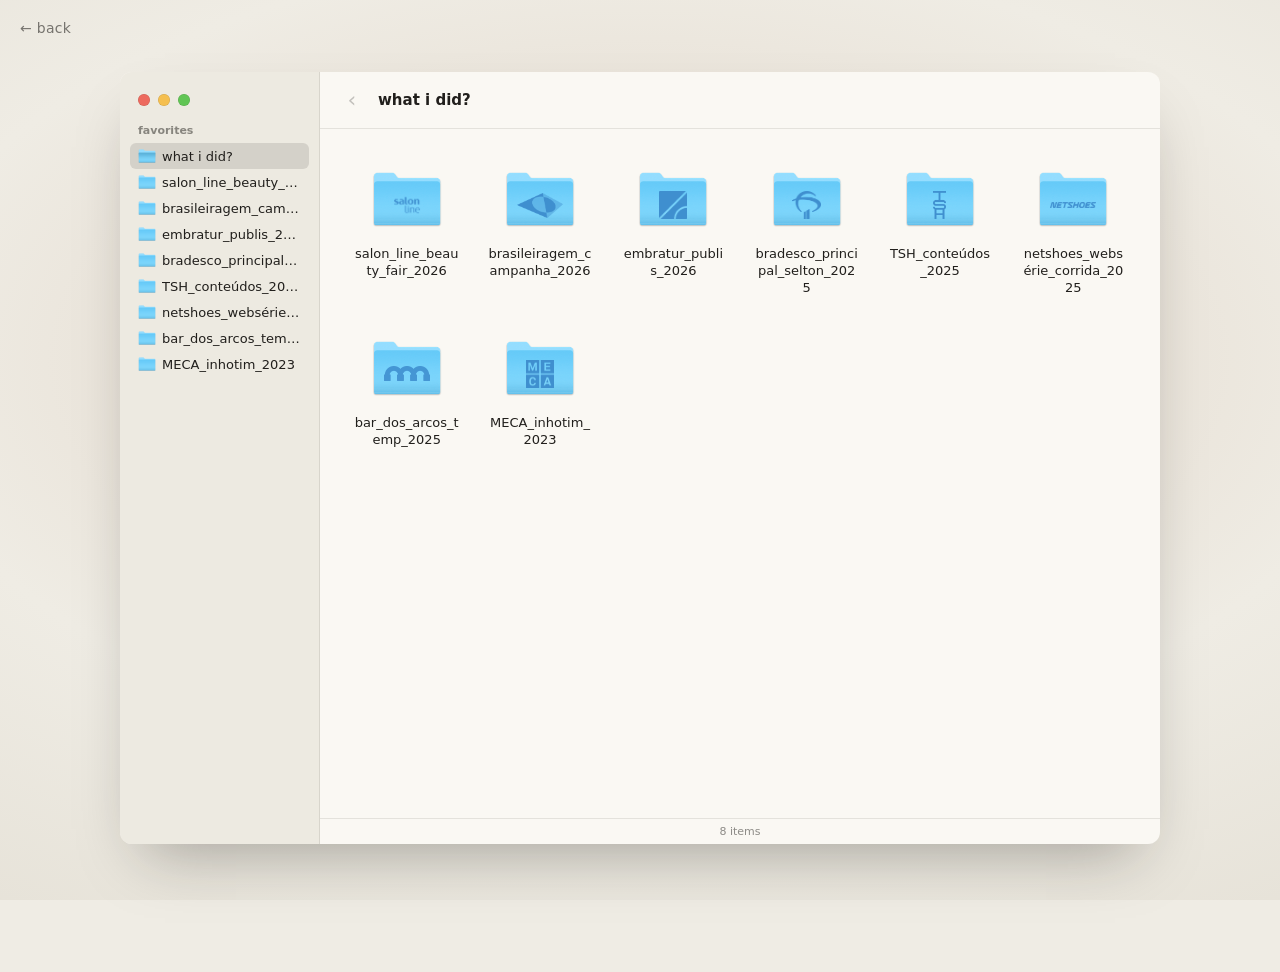
<file: what-i-did/index.html>
<!doctype html>
<html lang="en">
<head>
<meta charset="utf-8">
<meta name="viewport" content="width=device-width, initial-scale=1, viewport-fit=cover">
<title>what i did? — fefê villaça</title>
<meta name="description" content="Work by Fernanda Villaça, one folder per brand.">
<link rel="stylesheet" href="estilo.css?v=1793731268">
</head>
<body>

<a class="voltar" href="/" aria-label="voltar para a capa">← back</a>

<main class="finder">
  <header class="barra">
    <span class="semaforo" aria-hidden="true"><i></i><i></i><i></i></span>
    <button class="voltar-pasta" type="button" aria-label="back">‹</button>
    <h1 class="titulo">what i did?</h1>
  </header>

  <nav class="lateral" aria-label="folders">
    <p class="grupo">favorites</p>
    <ul></ul>
  </nav>

  <section class="conteudo" aria-live="polite">
    <ul class="icones"></ul>
    <p class="vazia" hidden>this folder is empty for now</p>
  </section>

  <footer class="rodape"></footer>
</main>

<!-- o aviso do Mac, como o de "salvar ou não salvar": abre junto com a pasta e
     conta o que ela fez e aprendeu naquele trabalho -->
<dialog class="aviso" aria-labelledby="aviso-titulo">
  <span class="aviso-icone" aria-hidden="true"><img src="icones/pasta.png" alt=""><i class="selo"></i></span>
  <h2 id="aviso-titulo"></h2>
  <div class="aviso-texto"></div>
  <form method="dialog" class="aviso-botoes">
    <button value="voltar" type="submit">Go Back</button>
    <button value="abrir" type="submit" class="padrao" autofocus>Open Folder</button>
  </form>
</dialog>

<!-- a Visualização Rápida do Mac: a imagem grande por cima, Esc ou clique fora fecha -->
<dialog class="olhada" aria-label="preview">
  <header><button class="fechar-olhada" type="button" aria-label="close">×</button><p></p></header>
  <img alt="">
  <video controls playsinline preload="metadata" hidden></video>
</dialog>

<script src="arquivos.js?v=1793731268"></script>
<script>
// O Finder do Mac: a raiz mostra uma pasta por marca, e a pasta aberta mostra
// os arquivos dela. A pasta aberta mora no hash (/what-i-did#meca), então dá pra
// mandar link de uma marca só, e o voltar do navegador sobe de volta pra raiz.
// Um clique abre, porque quem olha não está no próprio computador e não sabe
// que precisaria de dois.

const slug = t => t.normalize("NFD").replace(/[̀-ͯ]/g, "")
  .toLowerCase().replace(/[^a-z0-9]+/g, "-").replace(/^-|-$/g, "");

// do mais recente pro mais antigo, pastas e arquivos. sort é estável: quem não
// tem data não sai do lugar relativo aos vizinhos sem data
const cronologica = lista => [...lista].sort((a, b) =>
  a.data && b.data ? b.data.localeCompare(a.data) : 0);

// pasta com `ordem: "views"`: o que teve mais visualização vem primeiro.
// `ordem: "lista"`: fica na ordem em que está no arquivos.js
const ordenar = pasta => pasta.ordem === "views"
  ? [...pasta.arquivos].sort((a, b) => (b.views || 0) - (a.views || 0))
  : pasta.ordem === "lista" ? pasta.arquivos
  : cronologica(pasta.arquivos);

// as pastas também em ordem cronológica, na raiz e na lateral
const pastas = cronologica(window.PASTAS).map(p => ({ ...p, id: p.id || slug(p.nome) }));
const ICONE = { pasta: "icones/pasta.png", pdf: "icones/documento.png",
  documento: "icones/documento.png", link: "icones/link.png",
  imagem: "icones/imagem.png", video: "icones/documento.png" };

const titulo = document.querySelector(".titulo");
const voltar = document.querySelector(".voltar-pasta");
const icones = document.querySelector(".icones");
const vazia = document.querySelector(".vazia");
const rodape = document.querySelector(".rodape");
const lateral = document.querySelector(".lateral ul");

function item({ nome, href, icone, externo, logo }) {
  const li = document.createElement("li");
  const a = document.createElement("a");
  a.href = href;
  if (externo) { a.target = "_blank"; a.rel = "noopener"; }
  a.innerHTML = `<img alt="" draggable="false"><span></span>`;
  a.querySelector("img").src = icone;
  // o logo gravado na pasta: uma máscara pintada de azul escuro por cima do ícone
  if (logo) {
    const selo = document.createElement("i");
    selo.className = "selo";
    selo.style.setProperty("--logo", `url("${logo}")`);
    a.querySelector("img").after(selo);
  }
  a.querySelector("span").textContent = nome;
  li.append(a);
  return li;
}

function lado(atual) {
  const raiz = { id: "", nome: "what i did?" };
  lateral.replaceChildren(...[raiz, ...pastas].map(p => {
    const li = item({ nome: p.nome, href: p.site || "#" + p.id, externo: !!p.site,
      icone: p.id ? ICONE.pasta : "icones/pasta-aberta.png" });
    li.firstChild.toggleAttribute("aria-current", p.id === atual);
    return li;
  }));
}

function abrir() {
  const id = decodeURIComponent(location.hash.slice(1));
  const pasta = pastas.find(p => p.id === id);

  const lista = pasta
    ? ordenar(pasta).map(f => {
        const li = item({ nome: f.nome, href: f.link,
          icone: f.capa || ICONE[f.tipo] || ICONE.documento, externo: true });
        // com capa, a miniatura no lugar do ícone; vídeo ganha o play por cima, como no Finder
        if (f.capa) li.classList.add("miniatura");
        if (f.tipo === "video" && f.capa) li.classList.add("video");
        return li;
      })
    : pastas.map(p => item({ nome: p.nome, href: p.site || "#" + p.id,
        externo: !!p.site, icone: ICONE.pasta, logo: p.logo }));

  // na mesa, cada impresso cai num ângulo e num deslocamento próprios. Sai do
  // índice, e não do acaso, pra mesa ficar igual toda vez que a pasta abre.
  const mesa = pasta?.vista === "mesa";
  icones.classList.toggle("mesa", mesa);
  if (mesa) lista.forEach((li, i) => {
    li.style.setProperty("--giro", `${((i * 37) % 11) - 5}deg`);
    li.style.setProperty("--desvio", `${((i * 53) % 9) - 4}px`);
    li.querySelector("img").alt = li.textContent;
  });

  icones.replaceChildren(...lista);
  vazia.hidden = lista.length > 0;
  titulo.textContent = pasta ? pasta.nome : "what i did?";
  voltar.disabled = !pasta;
  rodape.textContent = lista.length === 1 ? "1 item" : `${lista.length} items`;
  document.title = pasta ? `${pasta.nome} — what i did? — fefê villaça`
                         : "what i did? — fefê villaça";
  lado(pasta ? pasta.id : "");
  if (pasta?.aviso) avisar(pasta);
}

const aviso = document.querySelector(".aviso");
function avisar(pasta) {
  aviso.querySelector("h2").textContent = pasta.nome;
  aviso.querySelector(".aviso-texto").replaceChildren(
    ...pasta.aviso.split(/\n\n+/).map(t => {
      const p = document.createElement("p");
      p.textContent = t;
      return p;
    }));
  const selo = aviso.querySelector(".selo");
  selo.hidden = !pasta.logo;
  if (pasta.logo) selo.style.setProperty("--logo", `url("${pasta.logo}")`);
  aviso.querySelector(".aviso-texto").scrollTop = 0;
  if (!aviso.open) aviso.showModal();
}
// "Go Back" volta pra raiz; "Open Folder", Esc ou clique fora deixam a pasta aberta
aviso.addEventListener("close", () => {
  // sempre pra raiz: o voltar do navegador podia cair noutra pasta com aviso
  if (aviso.returnValue === "voltar") { history.pushState(null, "", location.pathname); abrir(); }
  aviso.returnValue = "";
});
aviso.addEventListener("click", e => { if (e.target === aviso) aviso.close(); });

// o ‹ é um voltar de verdade quando veio da raiz, pra não empilhar histórico
voltar.addEventListener("click", () => {
  if (history.length > 1 && location.hash) history.back();
  else { history.replaceState(null, "", location.pathname); abrir(); }
});

// imagem abre na Visualização Rápida em vez de outra aba
const olhada = document.querySelector(".olhada");
icones.addEventListener("click", e => {
  const a = e.target.closest("a");
  const pasta = pastas.find(p => p.id === decodeURIComponent(location.hash.slice(1)));
  const f = pasta?.arquivos.find(f => f.link === a?.getAttribute("href"));
  if (!f || (f.tipo !== "imagem" && f.tipo !== "video")) return;
  // vídeo de fora (reel) não toca aqui: segue o link e abre em outra aba
  if (/^https?:/.test(f.link)) return;
  e.preventDefault();
  const video = f.tipo === "video";
  const im = olhada.querySelector("img"), vi = olhada.querySelector("video");
  olhada.querySelector("p").textContent = f.nome;
  im.hidden = video;
  vi.hidden = !video;
  if (video) { vi.poster = f.capa || ""; vi.src = f.link; }
  else { im.src = f.link; im.alt = f.nome; }
  olhada.showModal();
  if (video) vi.play().catch(() => {});
});
olhada.addEventListener("click", e => {
  if (e.target === olhada || e.target.closest(".fechar-olhada")) olhada.close();
});
// fechar a Visualização Rápida para o vídeo, senão o som continua tocando
olhada.addEventListener("close", () => {
  const vi = olhada.querySelector("video");
  vi.pause(); vi.removeAttribute("src"); vi.load();
});

addEventListener("hashchange", abrir);
abrir();
</script>

</body>
</html>
</file>
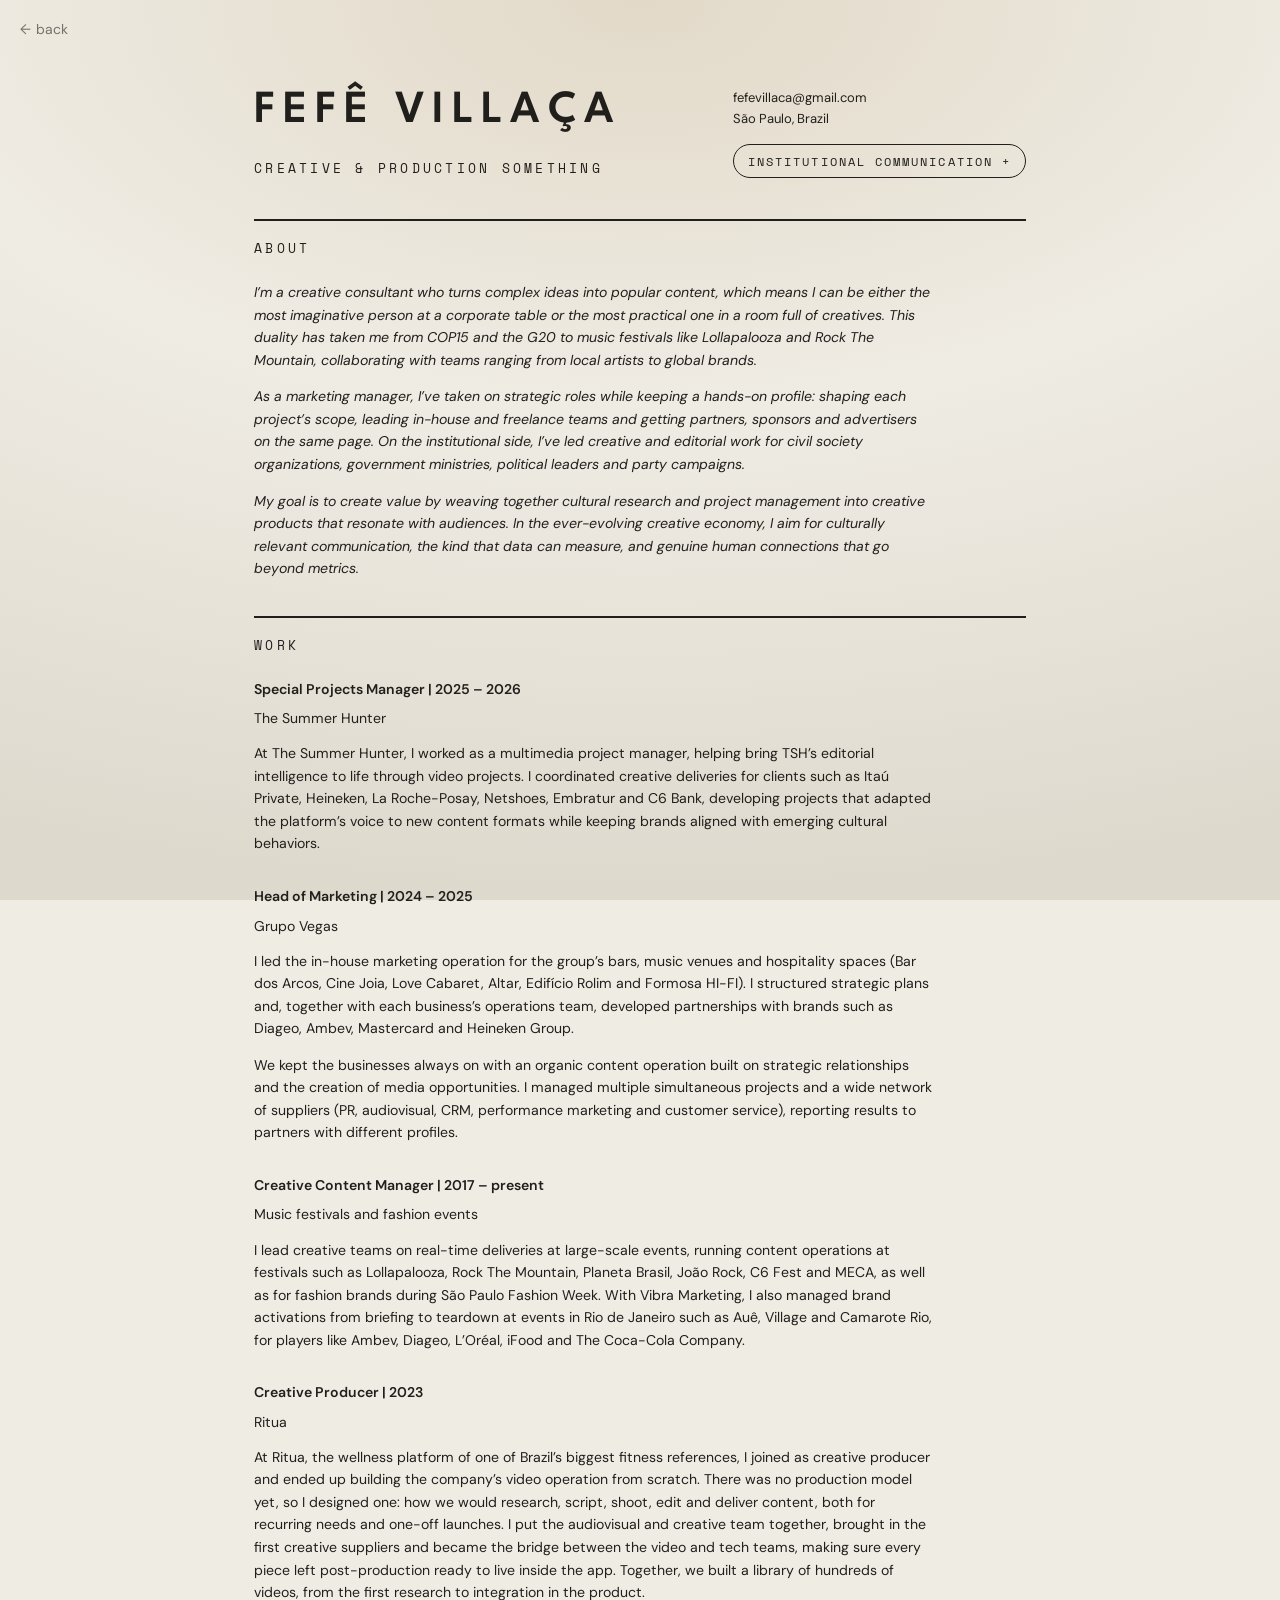
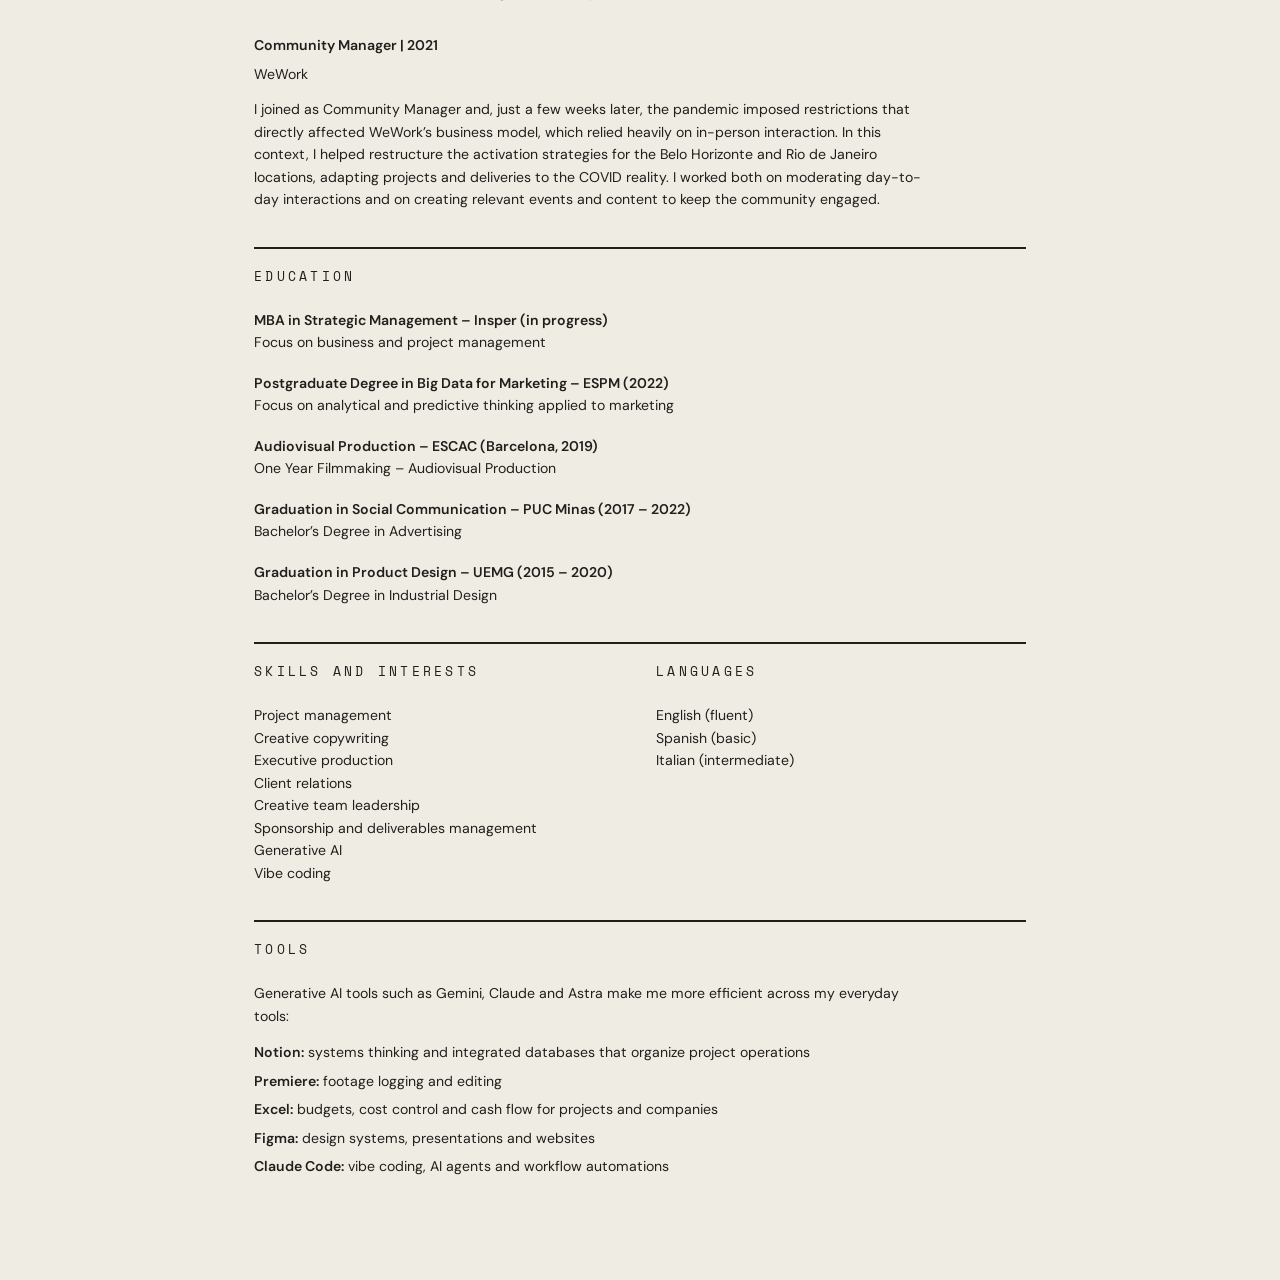
<file: what-i-do/index.html>
<!doctype html>
<html lang="en">
<head>
<meta charset="utf-8">
<meta name="viewport" content="width=device-width, initial-scale=1, viewport-fit=cover">
<title>what i do? — fefê villaça</title>
<meta name="description" content="Fernanda Villaça, creative &amp; production something: special projects, marketing, content coordination and brand experience across the creative economy.">
<link rel="preconnect" href="https://fonts.googleapis.com">
<link rel="preconnect" href="https://fonts.gstatic.com" crossorigin>
<link rel="stylesheet" href="https://fonts.googleapis.com/css2?family=DM+Sans:ital,opsz,wght@0,9..40,400;0,9..40,600;1,9..40,400&family=League+Spartan:wght@600&family=Space+Mono&display=swap">
<link rel="stylesheet" href="estilo.css?v=1793731268">
</head>
<body>

<a class="voltar" href="/" aria-label="voltar para a capa">← back</a>

<main class="cv">

  <header class="topo">
    <div>
      <h1>Fefê Villaça</h1>
      <p class="cargo">creative &amp; production something</p>
    </div>
    <div class="contato">
    <address>
      <a href="mailto:fefevillaca@gmail.com">fefevillaca@gmail.com</a><br>
      São Paulo, Brazil
    </address>
    <button class="abre-inst" type="button" aria-expanded="false" aria-controls="institucional">institutional communication</button>
    </div>
  </header>

  <section class="bloco sobre" aria-labelledby="t-about">
    <h2 id="t-about">about</h2>
    <p>I’m a creative consultant who turns complex ideas into popular content, which means I can be either the most imaginative person at a corporate table or the most practical one in a room full of creatives. This duality has taken me from COP15 and the G20 to music festivals like Lollapalooza and Rock The Mountain, collaborating with teams ranging from local artists to global brands.</p>
    <p>As a marketing manager, I’ve taken on strategic roles while keeping a hands-on profile: shaping each project’s scope, leading in-house and freelance teams and getting partners, sponsors and advertisers on the same page. On the institutional side, I’ve led creative and editorial work for civil society organizations, government ministries, political leaders and party campaigns.</p>
    <p>My goal is to create value by weaving together cultural research and project management into creative products that resonate with audiences. In the ever-evolving creative economy, I aim for culturally relevant communication, the kind that data can measure, and genuine human connections that go beyond metrics.</p>
  </section>


  <section class="bloco painel" id="institucional" aria-labelledby="t-inst">
    <h2 id="t-inst">institutional communication</h2>
    <p>I’ve been taking on more institutional work, developing editorial strategies for events and organizations such as the G20, C40, COP 15 and Brazil’s Ministry of the Environment and Climate Change, turning complex agendas into accessible content.</p>
    <ul class="topicos">
      <li><strong>Brasileiragem (2026):</strong> creative direction and project management of Brasileiragem, a new platform by Sleeping Giants Brasil. As creative director, I defined the platform’s concept and creative direction, from the manifesto, naming and taglines to the editorial design of all of its content. As project manager, I ran the whole operation, coordinating content production, press releases and offline actions such as the <em>Baralho na Ponta da Língua</em> card deck.</li>
      <li><strong>Fernando Haddad (2026):</strong> editorial direction of the campaign’s owned content and assets for Governor of São Paulo, such as video report series, Haddad’s own authored pieces and partnerships with PT. I also built the social video team that followed him throughout the campaign and set up the campaign’s editorial intelligence, turning comments on social media, press coverage and other sources into content insights.</li>
      <li><strong>Brazil’s Ministry of the Environment and Climate Change (2025 – 2026):</strong> editorial consulting for the social media of the ministry and the minister. I coordinated the video and photo teams and their deliveries for moments such as COP15, hosted by Brazil in the Pantanal, the transition between ministers and actions with partners such as Greenpeace, IBAMA and ICMBio, helping create a specific editorial line for each of them and translating complex agendas into popular content.</li>
    </ul>
  </section>

  <section class="bloco" aria-labelledby="t-work">
    <h2 id="t-work">work</h2>

    <article class="item">
      <h3>Special Projects Manager | 2025 – 2026</h3>
      <p class="onde">The Summer Hunter</p>
      <p>At The Summer Hunter, I worked as a multimedia project manager, helping bring TSH’s editorial intelligence to life through video projects. I coordinated creative deliveries for clients such as Itaú Private, Heineken, La Roche-Posay, Netshoes, Embratur and C6 Bank, developing projects that adapted the platform’s voice to new content formats while keeping brands aligned with emerging cultural behaviors.</p>
    </article>

    <article class="item">
      <h3>Head of Marketing | 2024 – 2025</h3>
      <p class="onde">Grupo Vegas</p>
      <p>I led the in-house marketing operation for the group’s bars, music venues and hospitality spaces (Bar dos Arcos, Cine Joia, Love Cabaret, Altar, Edifício Rolim and Formosa HI-FI). I structured strategic plans and, together with each business’s operations team, developed partnerships with brands such as Diageo, Ambev, Mastercard and Heineken Group.</p>
      <p>We kept the businesses always on with an organic content operation built on strategic relationships and the creation of media opportunities. I managed multiple simultaneous projects and a wide network of suppliers (PR, audiovisual, CRM, performance marketing and customer service), reporting results to partners with different profiles.</p>
    </article>

    <article class="item">
      <h3>Creative Content Manager | 2017 – present</h3>
      <p class="onde">Music festivals and fashion events</p>
      <p>I lead creative teams on real-time deliveries at large-scale events, running content operations at festivals such as Lollapalooza, Rock The Mountain, Planeta Brasil, João Rock, C6 Fest and MECA, as well as for fashion brands during São Paulo Fashion Week. With Vibra Marketing, I also managed brand activations from briefing to teardown at events in Rio de Janeiro such as Auê, Village and Camarote Rio, for players like Ambev, Diageo, L’Oréal, iFood and The Coca-Cola Company.</p>
    </article>

    <article class="item">
      <h3>Creative Producer | 2023</h3>
      <p class="onde">Ritua</p>
      <p>At Ritua, the wellness platform of one of Brazil’s biggest fitness references, I joined as creative producer and ended up building the company’s video operation from scratch. There was no production model yet, so I designed one: how we would research, script, shoot, edit and deliver content, both for recurring needs and one-off launches. I put the audiovisual and creative team together, brought in the first creative suppliers and became the bridge between the video and tech teams, making sure every piece left post-production ready to live inside the app. Together, we built a library of hundreds of videos, from the first research to integration in the product.</p>
    </article>

    <article class="item">
      <h3>Community Manager | 2021</h3>
      <p class="onde">WeWork</p>
      <p>I joined as Community Manager and, just a few weeks later, the pandemic imposed restrictions that directly affected WeWork’s business model, which relied heavily on in-person interaction. In this context, I helped restructure the activation strategies for the Belo Horizonte and Rio de Janeiro locations, adapting projects and deliveries to the COVID reality. I worked both on moderating day-to-day interactions and on creating relevant events and content to keep the community engaged.</p>
    </article>
  </section>

  <section class="bloco" aria-labelledby="t-edu">
    <h2 id="t-edu">education</h2>
    <ul class="formacao">
      <li><strong>MBA in Strategic Management – Insper (in progress)</strong>Focus on business and project management</li>
      <li><strong>Postgraduate Degree in Big Data for Marketing – ESPM (2022)</strong>Focus on analytical and predictive thinking applied to marketing</li>
      <li><strong>Audiovisual Production – ESCAC (Barcelona, 2019)</strong>One Year Filmmaking – Audiovisual Production</li>
      <li><strong>Graduation in Social Communication – PUC Minas (2017 – 2022)</strong>Bachelor’s Degree in Advertising</li>
      <li><strong>Graduation in Product Design – UEMG (2015 – 2020)</strong>Bachelor’s Degree in Industrial Design</li>
    </ul>
  </section>

  <div class="bloco duas">
    <section aria-labelledby="t-skills">
      <h2 id="t-skills">skills and interests</h2>
      <ul class="lista">
        <li>Project management</li>
        <li>Creative copywriting</li>
        <li>Executive production</li>
        <li>Client relations</li>
        <li>Creative team leadership</li>
        <li>Sponsorship and deliverables management</li>
        <li>Generative AI</li>
        <li>Vibe coding</li>
      </ul>
    </section>
    <section aria-labelledby="t-lang">
      <h2 id="t-lang">languages</h2>
      <ul class="lista">
        <li>English (fluent)</li>
        <li>Spanish (basic)</li>
        <li>Italian (intermediate)</li>
      </ul>
    </section>
  </div>

  <section class="bloco" aria-labelledby="t-tools">
    <h2 id="t-tools">tools</h2>
    <p>Generative AI tools such as Gemini, Claude and Astra make me more efficient across my everyday tools:</p>
    <ul class="lista ferramentas">
      <li><strong>Notion:</strong> systems thinking and integrated databases that organize project operations</li>
      <li><strong>Premiere:</strong> footage logging and editing</li>
      <li><strong>Excel:</strong> budgets, cost control and cash flow for projects and companies</li>
      <li><strong>Figma:</strong> design systems, presentations and websites</li>
      <li><strong>Claude Code:</strong> vibe coding, AI agents and workflow automations</li>
    </ul>
  </section>

</main>

<script>
  // Sem JS a seção aparece aberta; com JS ela começa fechada e o botão abre.
  const botao = document.querySelector('.abre-inst');
  const painel = document.getElementById('institucional');
  painel.hidden = true;
  botao.addEventListener('click', () => {
    const abrir = painel.hidden;
    painel.hidden = !abrir;
    botao.setAttribute('aria-expanded', abrir);
    if (abrir) painel.scrollIntoView({ behavior: 'smooth', block: 'start' });
  });
</script>

</body>
</html>
</file>
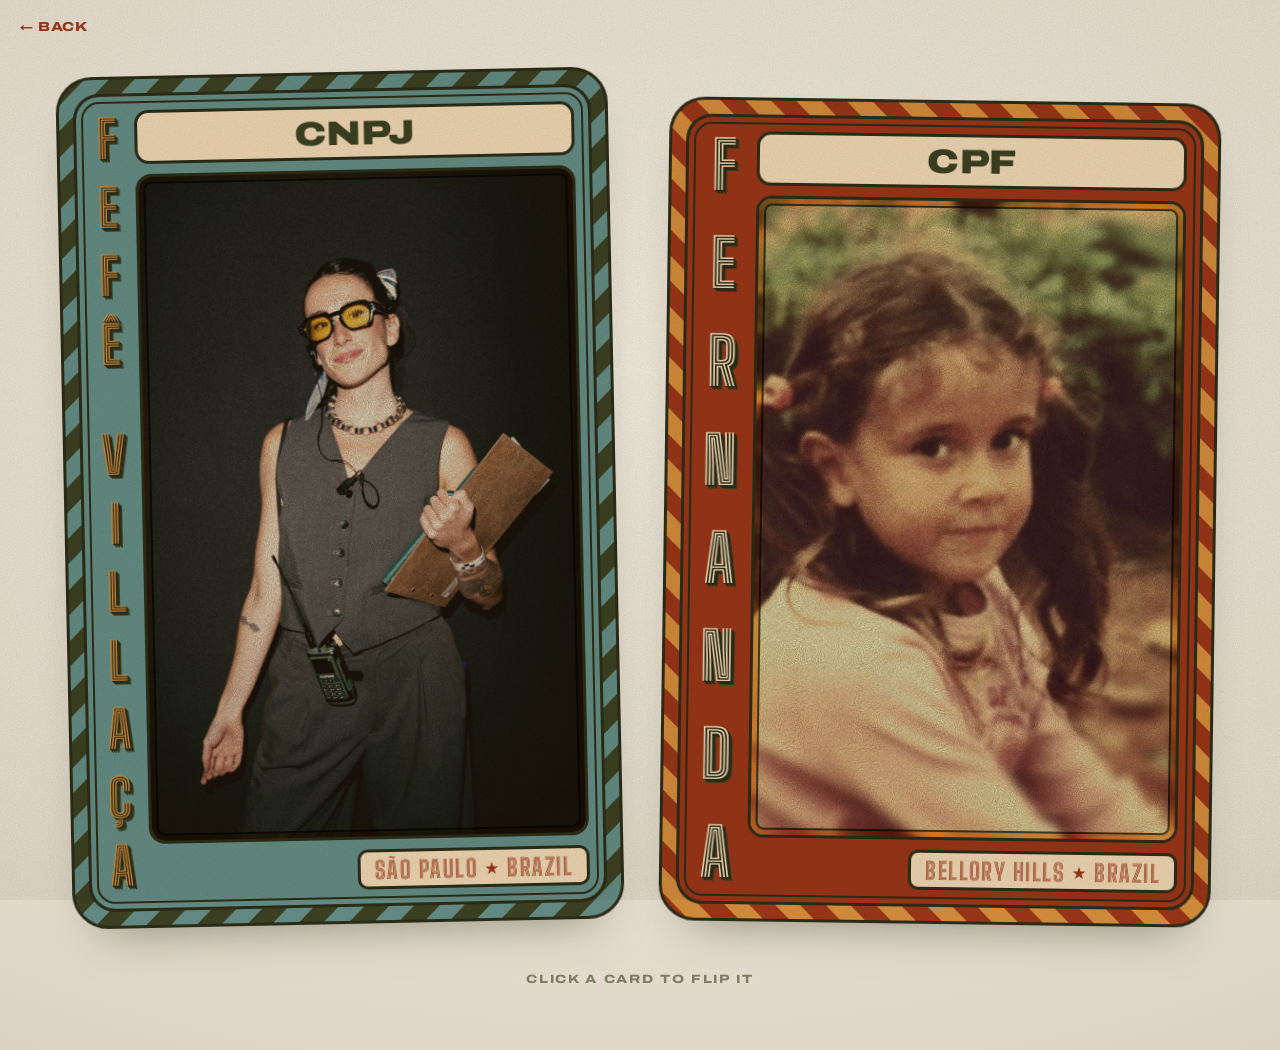
<file: who-am-i/index.html>
<!doctype html>
<html lang="en">
<head>
<meta charset="utf-8">
<meta name="viewport" content="width=device-width, initial-scale=1, viewport-fit=cover">
<title>who am i? — fefê villaça</title>
<meta name="description" content="Fernanda Villaça: cultural research, project management, filmmaking and PR, co-creating within the creative economy.">
<link rel="preconnect" href="https://fonts.googleapis.com">
<link rel="preconnect" href="https://fonts.gstatic.com" crossorigin>
<link rel="stylesheet" href="https://fonts.googleapis.com/css2?family=Archivo:wdth,wght@62..125,400..900&family=Big+Shoulders+Inline+Display:wght@800&display=swap">
<link rel="stylesheet" href="estilo.css?v=1793731268">
</head>
<body>

<a class="voltar" href="/" aria-label="voltar para a capa">← back</a>

<main class="mesa">

  <!-- carta 1: fefê villaça, CNPJ. a profissional. na frente o retrato com o
       nome inteiro empilhado na coluna, como nas cartas de figurinha antigas, e o
       CNPJ na faixa de cima; no verso, o texto -->
  <section class="carta carta-cnpj" tabindex="0" role="button" aria-pressed="false"
           aria-label="Fefê Villaça, CNPJ. Flip the card">
    <div class="giro">
      <div class="face frente">
        <div class="miolo">
          <p class="coluna" aria-hidden="true">
            <span>F</span><span>E</span><span>F</span><span>Ê</span><span class="vao"></span><span>V</span><span>I</span><span>L</span><span>L</span><span>A</span><span>Ç</span><span>A</span>
          </p>
          <div class="lado">
            <p class="faixa">CNPJ</p>
            <figure class="janela">
              <img src="foto.jpg" width="1000" height="1500"
                   alt="Fernanda against a black background, in yellow sunglasses and a grey vest, holding a clipboard with a walkie-talkie clipped to her waist">
            </figure>
            <p class="selo">SÃO PAULO <span aria-hidden="true">★</span> BRAZIL</p>
          </div>
        </div>
      </div>

      <div class="face verso">
        <div class="miolo">
          <article class="bio">
            <h1>I like to make things!</h1>

            <p>I weave together cultural research, project management, filmmaking and PR skills to co-create within the creative economy. I’m mainly involved in projects connected to content, branding, and entertainment.</p>

            <p>Born in Belo Horizonte, the desire to live in a fast-paced city brought me to São Paulo. Here, I’ve been able to take on more strategic roles while keeping a hands-on profile and a genuine care for relationships, just like my home state is known for. Also, I melt over Brazilian culture and the everyday inventions, aka popular technologies, that bring it to life.</p>

            <p>With well-lived years in this industry, I’ve had the chance to collaborate with teams ranging from local artists to global brands, always driven by the goal of creating culturally relevant communication, the kind that data can measure, and genuine human connections that go beyond metrics.</p>

            <p class="fecho">Guess i did say i like to make things…</p>
          </article>
          <p class="estrelas" aria-hidden="true">★ ★ ★ &nbsp;you can call me fefê villaça&nbsp; ★ ★ ★</p>
        </div>
      </div>
    </div>
  </section>

  <!-- carta 2: fernanda, CPF. a pessoa. na frente a foto de criança, do post
       "Little!" de 2015; o verso a Fernanda ainda está escrevendo -->
  <section class="carta carta-cpf" tabindex="0" role="button" aria-pressed="false"
           aria-label="Fernanda, CPF. Flip the card">
    <div class="giro">
      <div class="face frente">
        <div class="miolo">
          <p class="coluna" aria-hidden="true">
            <span>F</span><span>E</span><span>R</span><span>N</span><span>A</span><span>N</span><span>D</span><span>A</span>
          </p>
          <div class="lado">
            <p class="faixa">CPF</p>
            <figure class="janela">
              <img src="foto-cpf.jpg" width="408" height="612"
                   alt="Fernanda as a little girl, with pigtails tied in pink bands, looking over her shoulder in a garden">
            </figure>
            <p class="selo">BELLORY HILLS <span aria-hidden="true">★</span> BRAZIL</p>
          </div>
        </div>
      </div>

      <div class="face verso">
        <div class="miolo">
          <!-- o verso da CPF: links pra conhecer a Fernanda, na ordem que ela escolheu.
               a frase é o link; abre em outra aba e não vira a carta -->
          <article class="bio">
            <h1>some useful links to get to know fernanda a little better</h1>

            <ul class="links">
              <li><a href="https://www.instagram.com/fefevillaca/" target="_blank" rel="noopener">i wanted to be blasé but what i really love is posting dumps.</a></li>
              <li><a href="https://open.spotify.com/intl-pt/track/3c7N2fCFB4JVKGF8cWfteh?si=2c12a53c89ee4bb7" target="_blank" rel="noopener">i show this band when i want to impress someone / i run for the hills if they don't dig it</a></li>
              <li><a href="https://www.youtube.com/watch?v=DHfUbOOllUo&amp;t=1s" target="_blank" rel="noopener">this was the exact day i started writing God with a capital G</a></li>
              <li><a href="https://www.youtube.com/watch?v=xuCn8ux2gbs" target="_blank" rel="noopener">this is the best video in youtube history - i think</a></li>
              <li><a href="https://imbibemagazine.com/recipe/bitter-giuseppe-cocktail/" target="_blank" rel="noopener">the recipe for my all-time favorite drink</a></li>
              <li><a href="https://www.youtube.com/watch?v=rymyCRZpf10&amp;list=RDrymyCRZpf10&amp;start_radio=1" target="_blank" rel="noopener">i think everyone should watch this!</a></li>
              <li><a href="https://razaoinadequada.com/" target="_blank" rel="noopener">it's kind of like a delivery app, except instead of a burger you get some cool ideas.</a></li>
              <li><a href="https://open.spotify.com/intl-pt/track/5q0NlM6Pm8Pp3orq7zGiRn?si=151cf82182c645cc" target="_blank" rel="noopener">wish i'd penned this one.</a></li>
              <li><a href="https://www.facebook.com/watch/?v=1744189813299574" target="_blank" rel="noopener">i agree with this so much i could get this interview tattooed on my left rib</a></li>
            </ul>
          </article>
          <p class="estrelas" aria-hidden="true">★ ★ ★ &nbsp;for the day ones, fernanda&nbsp; ★ ★ ★</p>
        </div>
      </div>
    </div>
  </section>

  <p class="dica" aria-hidden="true">click a card to flip it</p>

</main>

<script>
// Cada carta vira no clique, no Enter e no espaço, e volta no clique seguinte.
document.querySelectorAll(".carta").forEach(carta => {
  const virar = () => carta.setAttribute("aria-pressed",
    carta.getAttribute("aria-pressed") === "true" ? "false" : "true");
  carta.addEventListener("click", e => { if (!e.target.closest("a")) virar(); });
  carta.addEventListener("keydown", e => {
    if (e.key === "Enter" || e.key === " ") { e.preventDefault(); virar(); }
  });
});
</script>

</body>
</html>
</file>
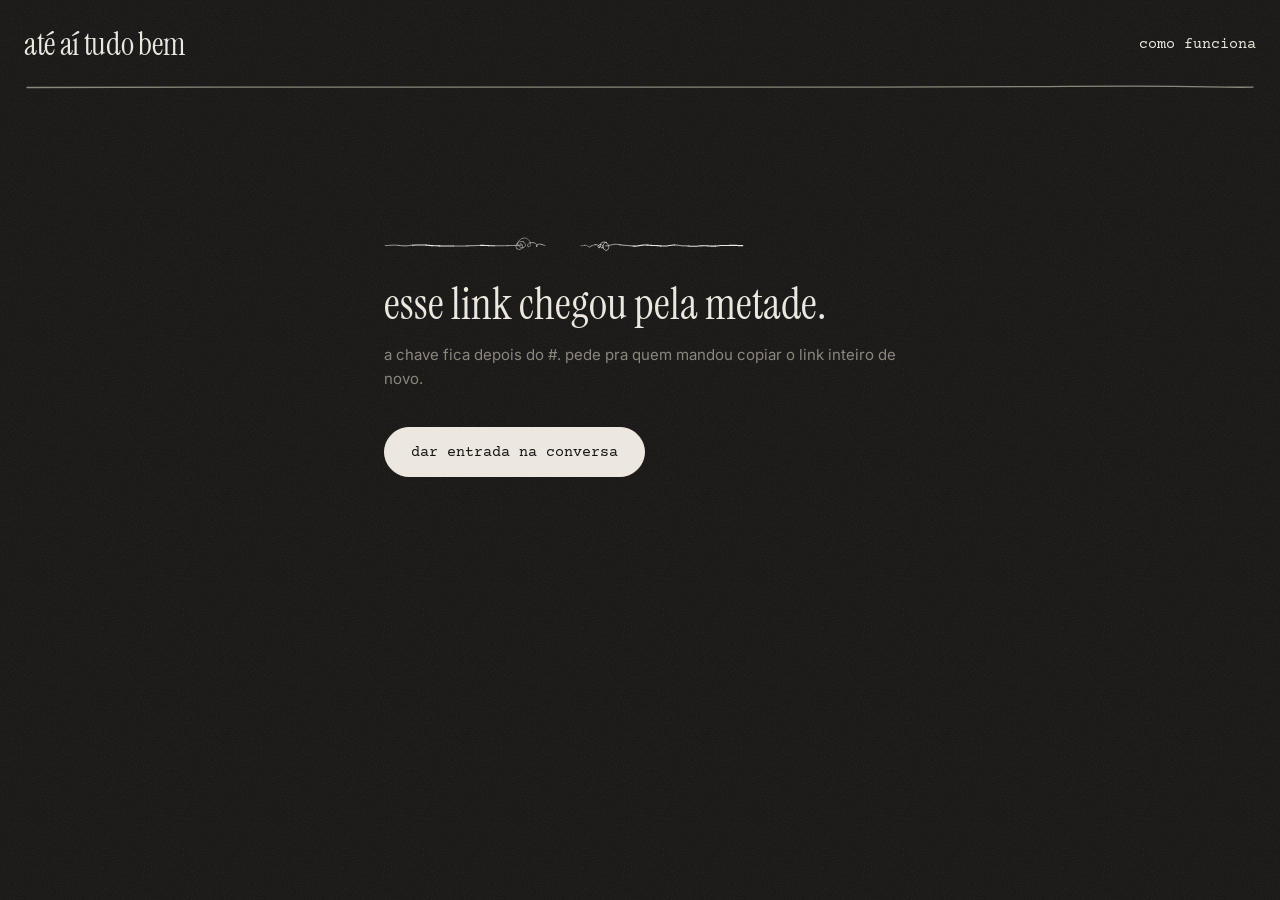
<file: ateaitudobem/c.html>
<!doctype html>
<html lang="pt-BR">
<head>
<meta charset="utf-8">
<meta name="viewport" content="width=device-width, initial-scale=1, viewport-fit=cover">
<meta name="robots" content="noindex">
<title>até aí tudo bem</title>
<meta name="description" content="uma conversa trancada.">
<meta property="og:title" content="até aí tudo bem">
<meta property="og:description" content="uma conversa trancada.">
<meta property="og:image" content="https://fefe.garden/ateaitudobem/img/planetoide-grao.png">
<link rel="icon" href="img/icone-64.png">
<link rel="apple-touch-icon" href="img/icone-180.png">
<link rel="preconnect" href="https://fonts.googleapis.com">
<link rel="preconnect" href="https://fonts.gstatic.com" crossorigin>
<link rel="stylesheet" href="https://fonts.googleapis.com/css2?family=Caveat:wght@400;500&family=Courier+Prime&family=Instrument+Serif&family=Inter:wght@400;600&display=swap">
<link rel="stylesheet" href="estilo.css?v=1793731268">
</head>
<body class="noite ver">

<div class="carregando-noite" id="destrancando">
  <img src="img/carregando-claro.svg" alt="">
  <p>destrancando a conversa.</p>
</div>

<header class="topo-site escondido" id="topo">
  <div class="barra">
    <a class="marca" href="./">até aí tudo bem</a>
    <div class="prazo-topo"><img src="img/espiral-claro.svg" alt=""><span id="prazoTopo"></span></div>
    <nav>
      <button id="navBaixar">baixar uma cópia</button>
      <a href="sobre">como funciona</a>
      <button class="perigo escondido" id="navApagar">apagar agora</button>
    </nav>
  </div>
  <svg class="linha-mao" viewBox="0 0 1000 10" preserveAspectRatio="none" aria-hidden="true"><path d="M2 5.5 C 140 4.2, 260 6.6, 410 5.1 S 690 6.2, 830 4.6 S 950 5.8, 998 5.2" stroke="currentColor" stroke-width="1.3" fill="none" vector-effect="non-scaling-stroke"/></svg>
</header>

<div class="ver-mobile-topo escondido" id="topoCelular">
  <a class="marca" href="./">até aí tudo bem</a>
  <div class="prazo-topo"><img src="img/espiral-claro.svg" alt=""><span id="prazoCelular"></span></div>
</div>

<main class="mesa escondido" id="mesa">
  <section class="grupo">
    <small>no grupo</small>
    <h2 id="grupoNomes">por enquanto, só você.</h2>
    <p>toca num balão pra comentar, por texto ou áudio. os comentários somem junto com a conversa.</p>
  </section>
  <div class="fio-entrando" aria-hidden="true"><img src="img/rabisco-curto-claro.svg" alt=""></div>
  <div id="celular"></div>
  <dl class="emprestimo" id="emprestimo"></dl>
</main>

<section class="sumiu escondido" id="sumiu">
  <img id="sumiuDesenho" src="img/fio-cortado-claro.svg" alt="">
  <h1 id="sumiuTitulo"></h1>
  <p id="sumiuTexto"></p>
  <a class="botao" href="./#montar">dar entrada na conversa</a>
</section>

<script type="module" src="js/ver.js?v=1793731268"></script>
</body>
</html>
</file>
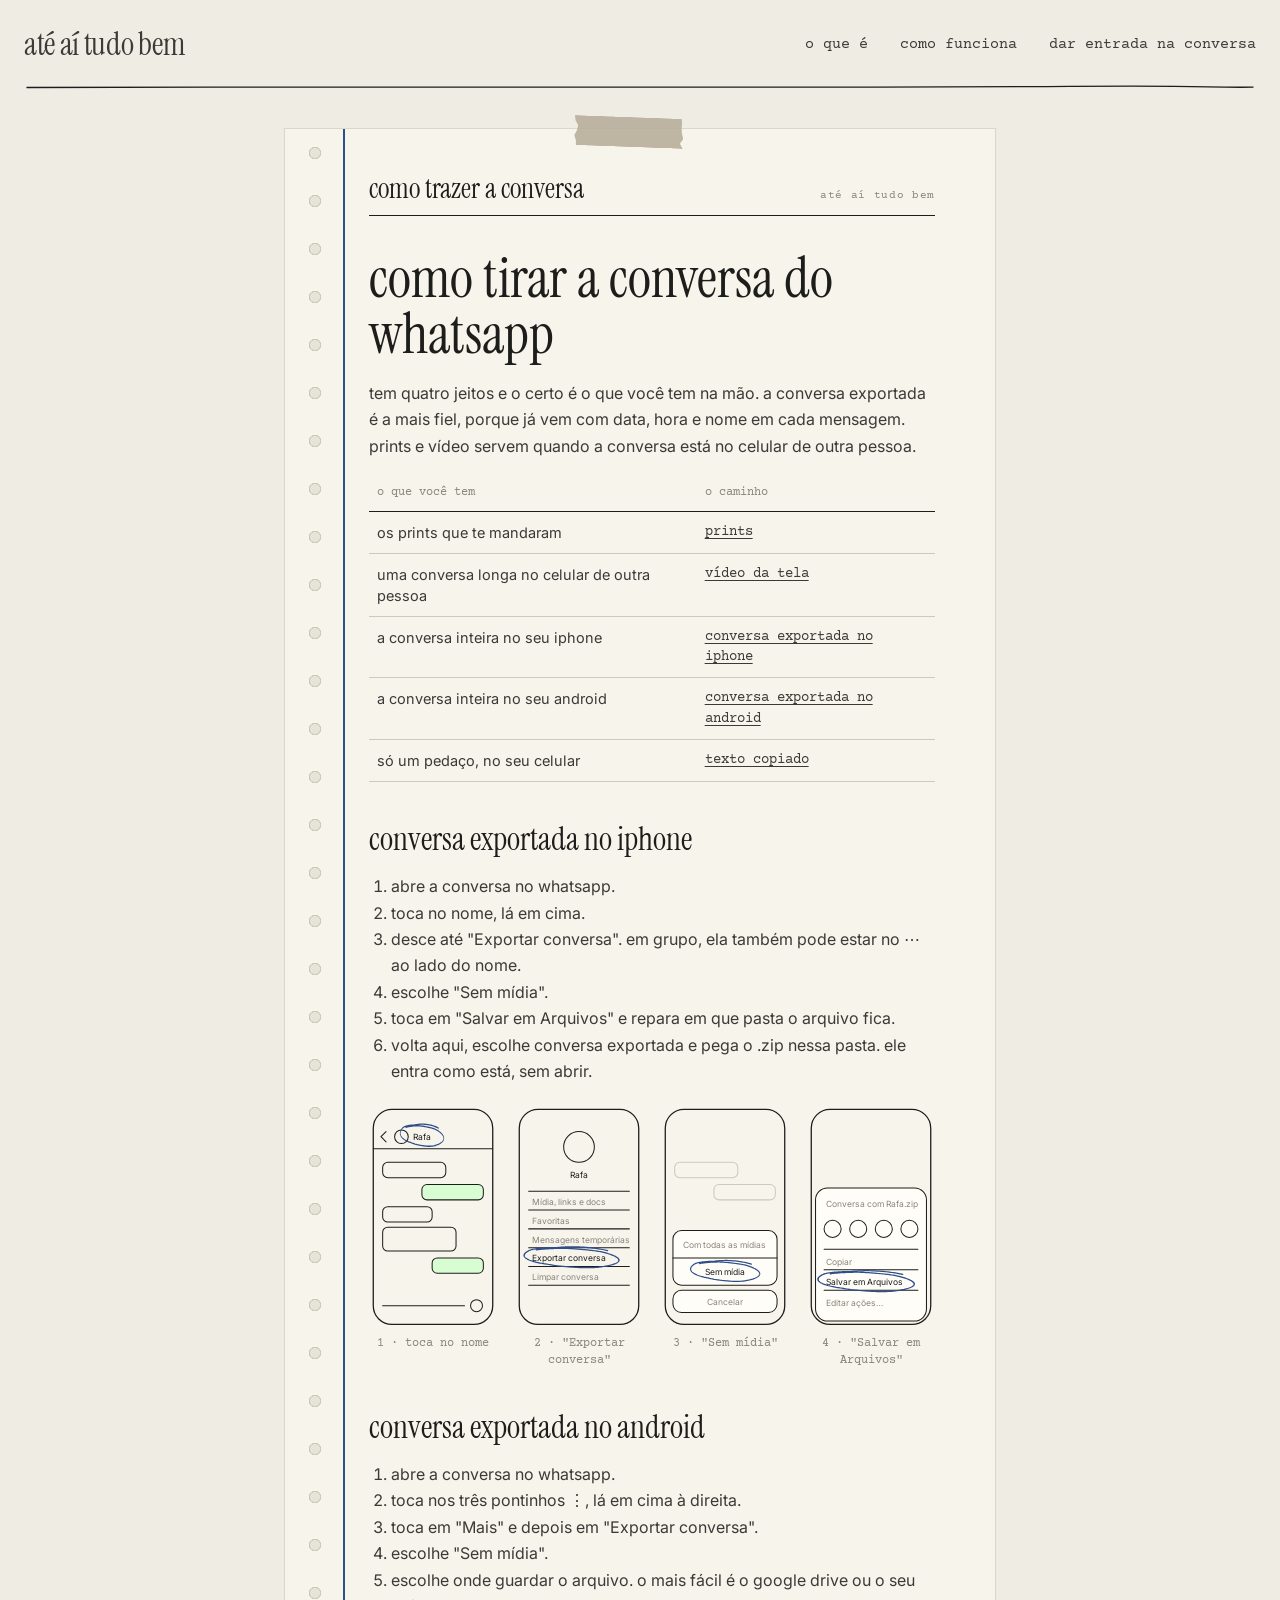
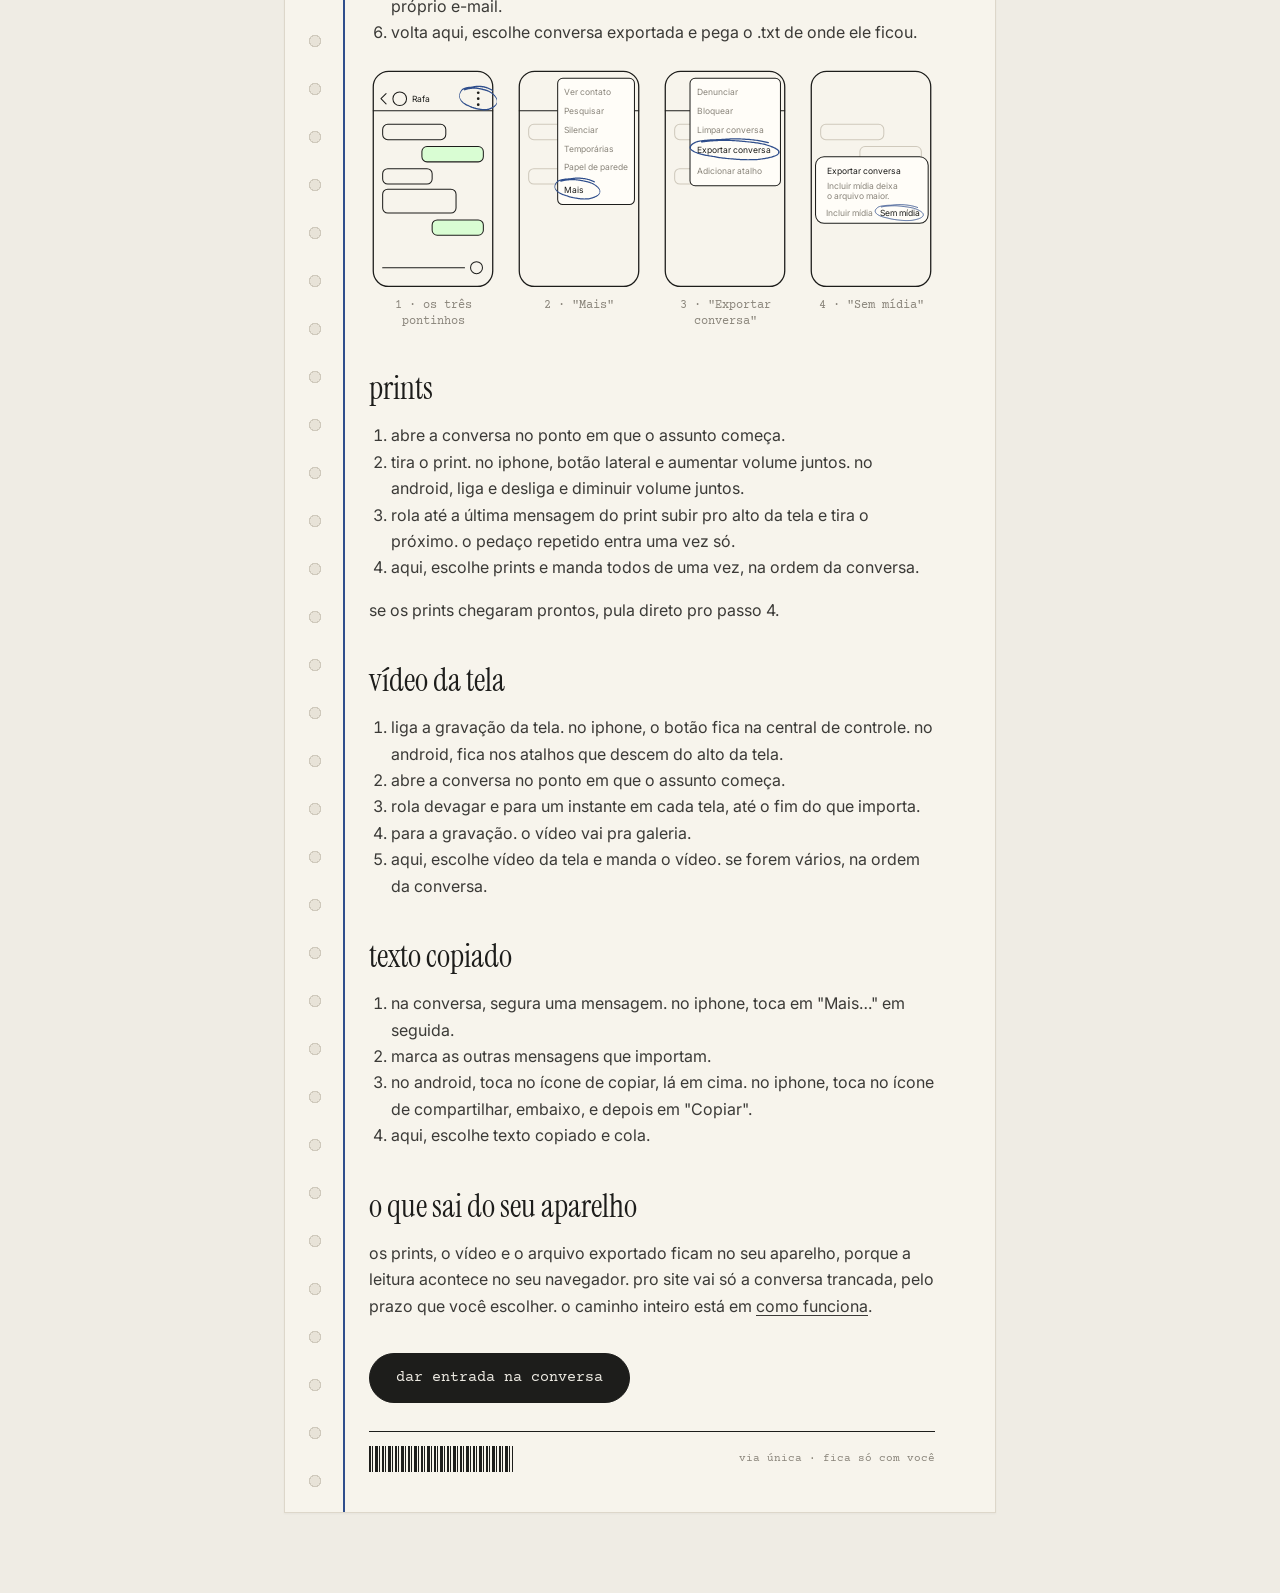
<file: ateaitudobem/como-exportar.html>
<!doctype html>
<html lang="pt-BR">
<head>
<meta charset="utf-8">
<meta name="viewport" content="width=device-width, initial-scale=1">
<title>como trazer a conversa · até aí tudo bem</title>
<meta name="description" content="o passo a passo pra tirar a conversa do whatsapp: prints, vídeo da tela, conversa exportada no iphone e no android, e texto copiado.">
<link rel="icon" href="img/icone-64.png">
<link rel="apple-touch-icon" href="img/icone-180.png">
<link rel="preconnect" href="https://fonts.googleapis.com">
<link rel="preconnect" href="https://fonts.gstatic.com" crossorigin>
<link rel="stylesheet" href="https://fonts.googleapis.com/css2?family=Caveat:wght@400;500&family=Courier+Prime&family=Instrument+Serif&family=Inter:wght@400;600&display=swap">
<link rel="stylesheet" href="estilo.css?v=1793731268">
</head>
<body>

<header class="topo-site">
  <div class="barra">
    <a class="marca" href="./">até aí tudo bem</a>
    <nav><a href="o-que-e">o que é</a><a href="sobre">como funciona</a><a href="./#montar">dar entrada na conversa</a></nav>
  </div>
  <svg class="linha-mao" viewBox="0 0 1000 10" preserveAspectRatio="none" aria-hidden="true"><path d="M2 5.5 C 140 4.2, 260 6.6, 410 5.1 S 690 6.2, 830 4.6 S 950 5.8, 998 5.2" stroke="currentColor" stroke-width="1.3" fill="none" vector-effect="non-scaling-stroke"/></svg>
</header>

<main class="texto-longo">
  <article class="ficha">
    <img class="fita" src="img/fita.svg" alt="">
    <div class="cabecalho"><h2>como trazer a conversa</h2><span>até aí tudo bem</span></div>

    <h1>como tirar a conversa do whatsapp</h1>
    <p>tem quatro jeitos e o certo é o que você tem na mão. a conversa exportada é a mais fiel, porque já vem com data, hora e nome em cada mensagem. prints e vídeo servem quando a conversa está no celular de outra pessoa.</p>

    <table class="indice">
      <tr><th>o que você tem</th><th>o caminho</th></tr>
      <tr><td>os prints que te mandaram</td><td><a href="#prints">prints</a></td></tr>
      <tr><td>uma conversa longa no celular de outra pessoa</td><td><a href="#video">vídeo da tela</a></td></tr>
      <tr><td>a conversa inteira no seu iphone</td><td><a href="#iphone">conversa exportada no iphone</a></td></tr>
      <tr><td>a conversa inteira no seu android</td><td><a href="#android">conversa exportada no android</a></td></tr>
      <tr><td>só um pedaço, no seu celular</td><td><a href="#copiado">texto copiado</a></td></tr>
    </table>

    <h2 id="iphone">conversa exportada no iphone</h2>
    <ol>
      <li>abre a conversa no whatsapp.</li>
      <li>toca no nome, lá em cima.</li>
      <li>desce até "Exportar conversa". em grupo, ela também pode estar no ⋯ ao lado do nome.</li>
      <li>escolhe "Sem mídia".</li>
      <li>toca em "Salvar em Arquivos" e repara em que pasta o arquivo fica.</li>
      <li>volta aqui, escolhe conversa exportada e pega o .zip nessa pasta. ele entra como está, sem abrir.</li>
    </ol>
    <div class="tira" aria-label="as quatro telas do whatsapp no iphone">
      <figure>
        <svg class="tela-desenho" viewBox="0 0 150 260" role="img" aria-label="a conversa aberta, com o nome circulado no topo">
          <rect class="corpo" x="5" y="4" width="140" height="252" rx="22"/>
          <path d="M5 50 H145"/><path d="M20 30 l-6 6 l6 6"/><circle cx="38" cy="36" r="8"/>
          <text x="52" y="40">Rafa</text>
          <rect x="16" y="66" width="74" height="18" rx="6"/><rect x="62" y="92" width="72" height="18" rx="6" class="meu"/>
          <rect x="16" y="118" width="58" height="18" rx="6"/><rect x="16" y="142" width="86" height="28" rx="6"/>
          <rect x="74" y="178" width="60" height="18" rx="6" class="meu"/>
          <path d="M16 234 H112"/><circle cx="126" cy="234" r="7"/>
          <image href="img/circulo-caneta.svg" x="33" y="17" width="58" height="36" preserveAspectRatio="none"/>
        </svg>
        <figcaption>1 · toca no nome</figcaption>
      </figure>
      <figure>
        <svg class="tela-desenho" viewBox="0 0 150 260" role="img" aria-label="os dados do contato, com Exportar conversa circulado">
          <rect class="corpo" x="5" y="4" width="140" height="252" rx="22"/>
          <circle cx="75" cy="48" r="18"/><text x="75" y="84" text-anchor="middle">Rafa</text>
          <path d="M16 100 H134 M16 122 H134 M16 144 H134 M16 166 H134 M16 188 H134 M16 210 H134"/>
          <text x="20" y="116" class="leve">Mídia, links e docs</text>
          <text x="20" y="138" class="leve">Favoritas</text>
          <text x="20" y="160" class="leve">Mensagens temporárias</text>
          <text x="20" y="182">Exportar conversa</text>
          <text x="20" y="204" class="leve">Limpar conversa</text>
          <image href="img/circulo-caneta.svg" x="3" y="161" width="126" height="34" preserveAspectRatio="none"/>
        </svg>
        <figcaption>2 · "Exportar conversa"</figcaption>
      </figure>
      <figure>
        <svg class="tela-desenho" viewBox="0 0 150 260" role="img" aria-label="a escolha de mídia, com Sem mídia circulado">
          <rect class="corpo" x="5" y="4" width="140" height="252" rx="22"/>
          <rect x="16" y="66" width="74" height="18" rx="6" class="apagado"/><rect x="62" y="92" width="72" height="18" rx="6" class="apagado"/>
          <rect x="14" y="146" width="122" height="64" rx="10" class="folha"/>
          <path d="M14 178 H136"/>
          <text x="75" y="166" text-anchor="middle" class="leve">Com todas as mídias</text>
          <text x="75" y="198" text-anchor="middle">Sem mídia</text>
          <rect x="14" y="216" width="122" height="26" rx="10" class="folha"/>
          <text x="75" y="233" text-anchor="middle" class="leve">Cancelar</text>
          <image href="img/circulo-caneta.svg" x="29" y="177" width="92" height="34" preserveAspectRatio="none"/>
        </svg>
        <figcaption>3 · "Sem mídia"</figcaption>
      </figure>
      <figure>
        <svg class="tela-desenho" viewBox="0 0 150 260" role="img" aria-label="a folha de compartilhar, com Salvar em Arquivos circulado">
          <rect class="corpo" x="5" y="4" width="140" height="252" rx="22"/>
          <rect x="10" y="96" width="130" height="156" rx="14" class="folha"/>
          <text x="22" y="118" class="leve">Conversa com Rafa.zip</text>
          <circle cx="30" cy="144" r="10"/><circle cx="60" cy="144" r="10"/><circle cx="90" cy="144" r="10"/><circle cx="120" cy="144" r="10"/>
          <path d="M20 168 H130 M20 192 H130 M20 216 H130"/>
          <text x="22" y="186" class="leve">Copiar</text>
          <text x="22" y="210">Salvar em Arquivos</text>
          <text x="22" y="234" class="leve">Editar ações…</text>
          <image href="img/circulo-caneta.svg" x="5" y="189" width="128" height="34" preserveAspectRatio="none"/>
        </svg>
        <figcaption>4 · "Salvar em Arquivos"</figcaption>
      </figure>
    </div>

    <h2 id="android">conversa exportada no android</h2>
    <ol>
      <li>abre a conversa no whatsapp.</li>
      <li>toca nos três pontinhos ⋮, lá em cima à direita.</li>
      <li>toca em "Mais" e depois em "Exportar conversa".</li>
      <li>escolhe "Sem mídia".</li>
      <li>escolhe onde guardar o arquivo. o mais fácil é o google drive ou o seu próprio e-mail.</li>
      <li>volta aqui, escolhe conversa exportada e pega o .txt de onde ele ficou.</li>
    </ol>
    <div class="tira" aria-label="as quatro telas do whatsapp no android">
      <figure>
        <svg class="tela-desenho" viewBox="0 0 150 260" role="img" aria-label="a conversa aberta, com os três pontinhos circulados">
          <rect class="corpo" x="5" y="4" width="140" height="252" rx="18"/>
          <path d="M5 50 H145"/><path d="M20 30 l-6 6 l6 6"/><circle cx="36" cy="36" r="8"/>
          <text x="50" y="40">Rafa</text>
          <circle cx="128" cy="29" r="1.6" class="ponto"/><circle cx="128" cy="36" r="1.6" class="ponto"/><circle cx="128" cy="43" r="1.6" class="ponto"/>
          <rect x="16" y="66" width="74" height="18" rx="6"/><rect x="62" y="92" width="72" height="18" rx="6" class="meu"/>
          <rect x="16" y="118" width="58" height="18" rx="6"/><rect x="16" y="142" width="86" height="28" rx="6"/>
          <rect x="74" y="178" width="60" height="18" rx="6" class="meu"/>
          <path d="M16 234 H112"/><circle cx="126" cy="234" r="7"/>
          <image href="img/circulo-caneta.svg" x="103" y="17" width="50" height="38" preserveAspectRatio="none"/>
        </svg>
        <figcaption>1 · os três pontinhos</figcaption>
      </figure>
      <figure>
        <svg class="tela-desenho" viewBox="0 0 150 260" role="img" aria-label="o menu aberto, com Mais circulado">
          <rect class="corpo" x="5" y="4" width="140" height="252" rx="18"/>
          <path d="M5 50 H145"/>
          <rect x="16" y="66" width="74" height="18" rx="6" class="apagado"/><rect x="16" y="118" width="58" height="18" rx="6" class="apagado"/>
          <rect x="50" y="12" width="90" height="148" rx="6" class="folha"/>
          <text x="58" y="32" class="leve">Ver contato</text>
          <text x="58" y="54" class="leve">Pesquisar</text>
          <text x="58" y="76" class="leve">Silenciar</text>
          <text x="58" y="98" class="leve">Temporárias</text>
          <text x="58" y="120" class="leve">Papel de parede</text>
          <text x="58" y="146">Mais</text>
          <image href="img/circulo-caneta.svg" x="43" y="125" width="60" height="34" preserveAspectRatio="none"/>
        </svg>
        <figcaption>2 · "Mais"</figcaption>
      </figure>
      <figure>
        <svg class="tela-desenho" viewBox="0 0 150 260" role="img" aria-label="o segundo menu, com Exportar conversa circulado">
          <rect class="corpo" x="5" y="4" width="140" height="252" rx="18"/>
          <path d="M5 50 H145"/>
          <rect x="16" y="66" width="74" height="18" rx="6" class="apagado"/><rect x="16" y="118" width="58" height="18" rx="6" class="apagado"/>
          <rect x="34" y="12" width="106" height="126" rx="6" class="folha"/>
          <text x="42" y="32" class="leve">Denunciar</text>
          <text x="42" y="54" class="leve">Bloquear</text>
          <text x="42" y="76" class="leve">Limpar conversa</text>
          <text x="42" y="100">Exportar conversa</text>
          <text x="42" y="124" class="leve">Adicionar atalho</text>
          <image href="img/circulo-caneta.svg" x="27" y="79" width="118" height="34" preserveAspectRatio="none"/>
        </svg>
        <figcaption>3 · "Exportar conversa"</figcaption>
      </figure>
      <figure>
        <svg class="tela-desenho" viewBox="0 0 150 260" role="img" aria-label="a pergunta sobre mídia, com Sem mídia circulado">
          <rect class="corpo" x="5" y="4" width="140" height="252" rx="18"/>
          <rect x="16" y="66" width="74" height="18" rx="6" class="apagado"/><rect x="62" y="92" width="72" height="18" rx="6" class="apagado"/>
          <rect x="10" y="104" width="132" height="78" rx="10" class="folha"/>
          <text x="24" y="124">Exportar conversa</text>
          <text x="24" y="142" class="leve">Incluir mídia deixa</text>
          <text x="24" y="154" class="leve">o arquivo maior.</text>
          <text x="22" y="174" class="leve">Incluir mídia</text>
          <text x="86" y="174">Sem mídia</text>
          <image href="img/circulo-caneta.svg" x="76" y="157" width="64" height="26" preserveAspectRatio="none"/>
        </svg>
        <figcaption>4 · "Sem mídia"</figcaption>
      </figure>
    </div>

    <h2 id="prints">prints</h2>
    <ol>
      <li>abre a conversa no ponto em que o assunto começa.</li>
      <li>tira o print. no iphone, botão lateral e aumentar volume juntos. no android, liga e desliga e diminuir volume juntos.</li>
      <li>rola até a última mensagem do print subir pro alto da tela e tira o próximo. o pedaço repetido entra uma vez só.</li>
      <li>aqui, escolhe prints e manda todos de uma vez, na ordem da conversa.</li>
    </ol>
    <p>se os prints chegaram prontos, pula direto pro passo 4.</p>

    <h2 id="video">vídeo da tela</h2>
    <ol>
      <li>liga a gravação da tela. no iphone, o botão fica na central de controle. no android, fica nos atalhos que descem do alto da tela.</li>
      <li>abre a conversa no ponto em que o assunto começa.</li>
      <li>rola devagar e para um instante em cada tela, até o fim do que importa.</li>
      <li>para a gravação. o vídeo vai pra galeria.</li>
      <li>aqui, escolhe vídeo da tela e manda o vídeo. se forem vários, na ordem da conversa.</li>
    </ol>

    <h2 id="copiado">texto copiado</h2>
    <ol>
      <li>na conversa, segura uma mensagem. no iphone, toca em "Mais…" em seguida.</li>
      <li>marca as outras mensagens que importam.</li>
      <li>no android, toca no ícone de copiar, lá em cima. no iphone, toca no ícone de compartilhar, embaixo, e depois em "Copiar".</li>
      <li>aqui, escolhe texto copiado e cola.</li>
    </ol>

    <h2>o que sai do seu aparelho</h2>
    <p>os prints, o vídeo e o arquivo exportado ficam no seu aparelho, porque a leitura acontece no seu navegador. pro site vai só a conversa trancada, pelo prazo que você escolher. o caminho inteiro está em <a href="sobre">como funciona</a>.</p>

    <div class="botoes" style="margin-top:34px"><a class="botao" href="./#montar">dar entrada na conversa</a></div>
    <div class="rodape-ficha"><i class="codigo-barras"></i><span>via única · fica só com você</span></div>
  </article>
</main>
</body>
</html>
</file>
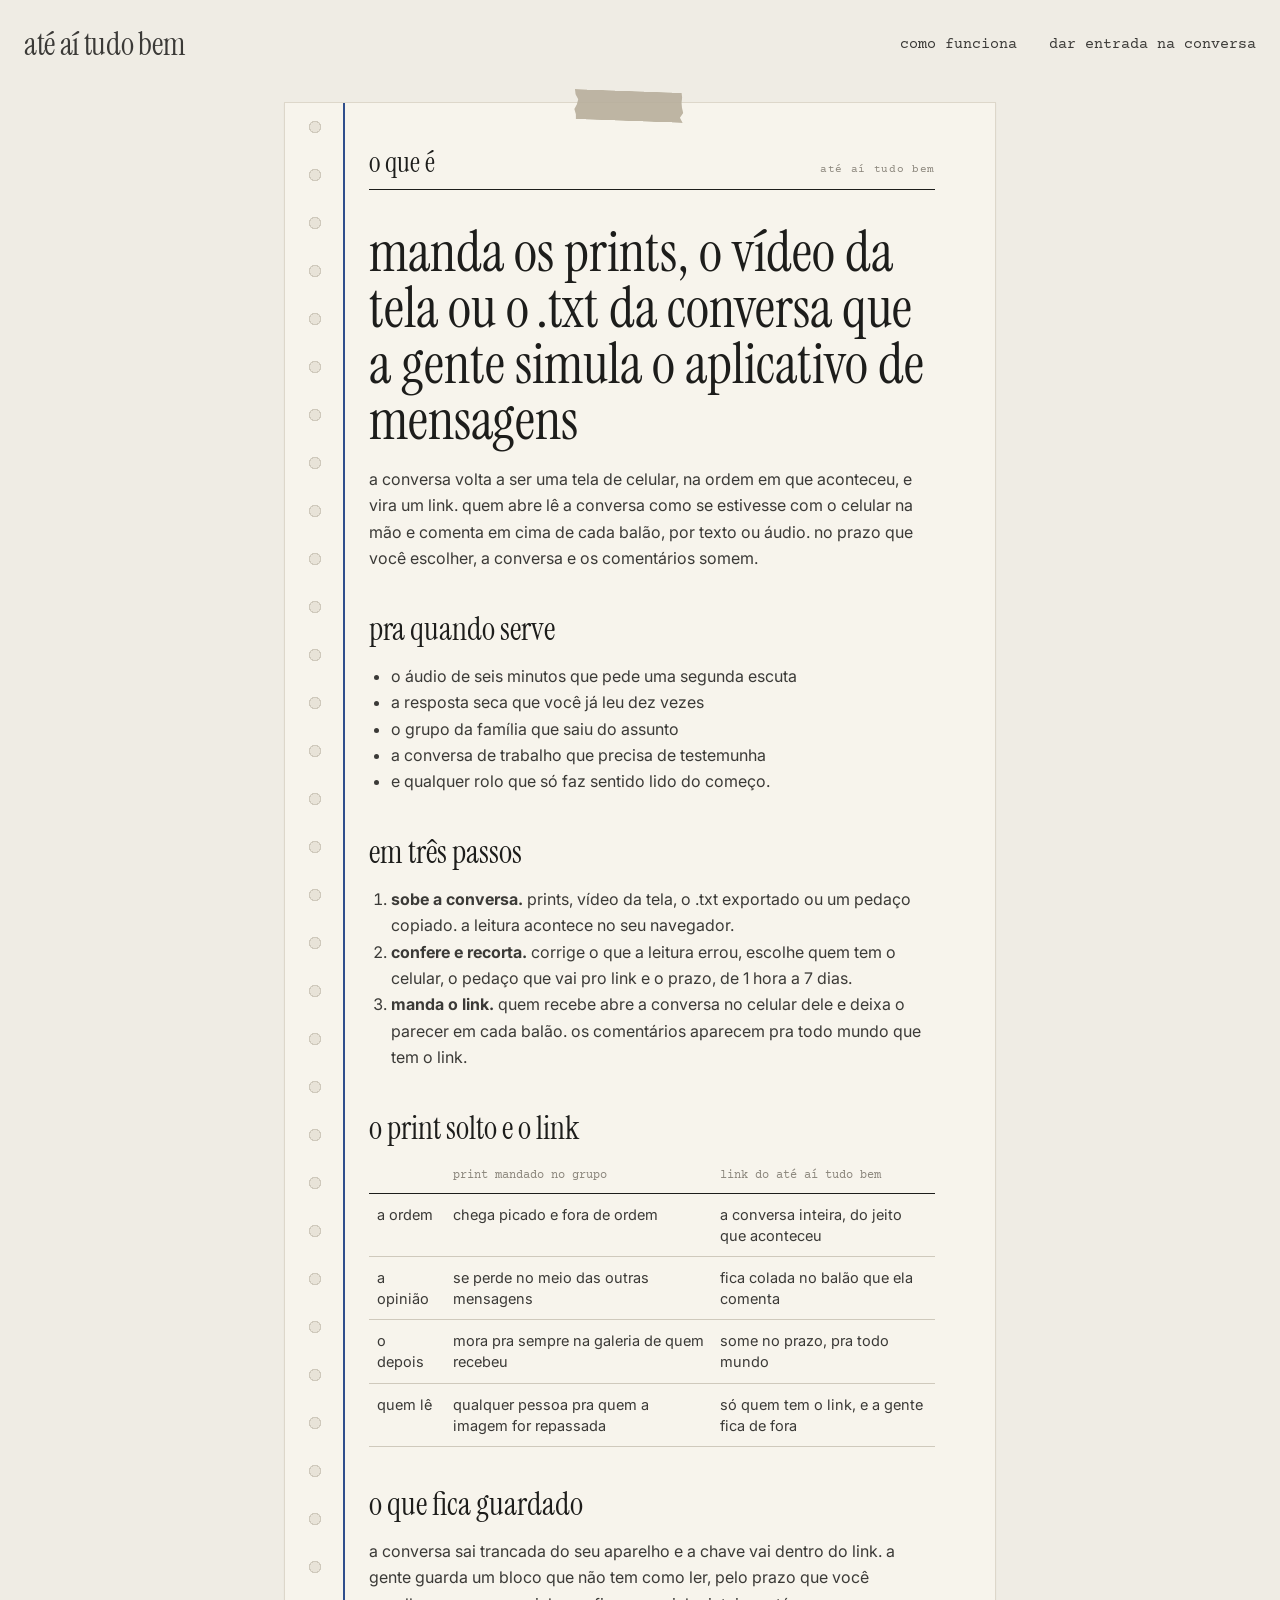
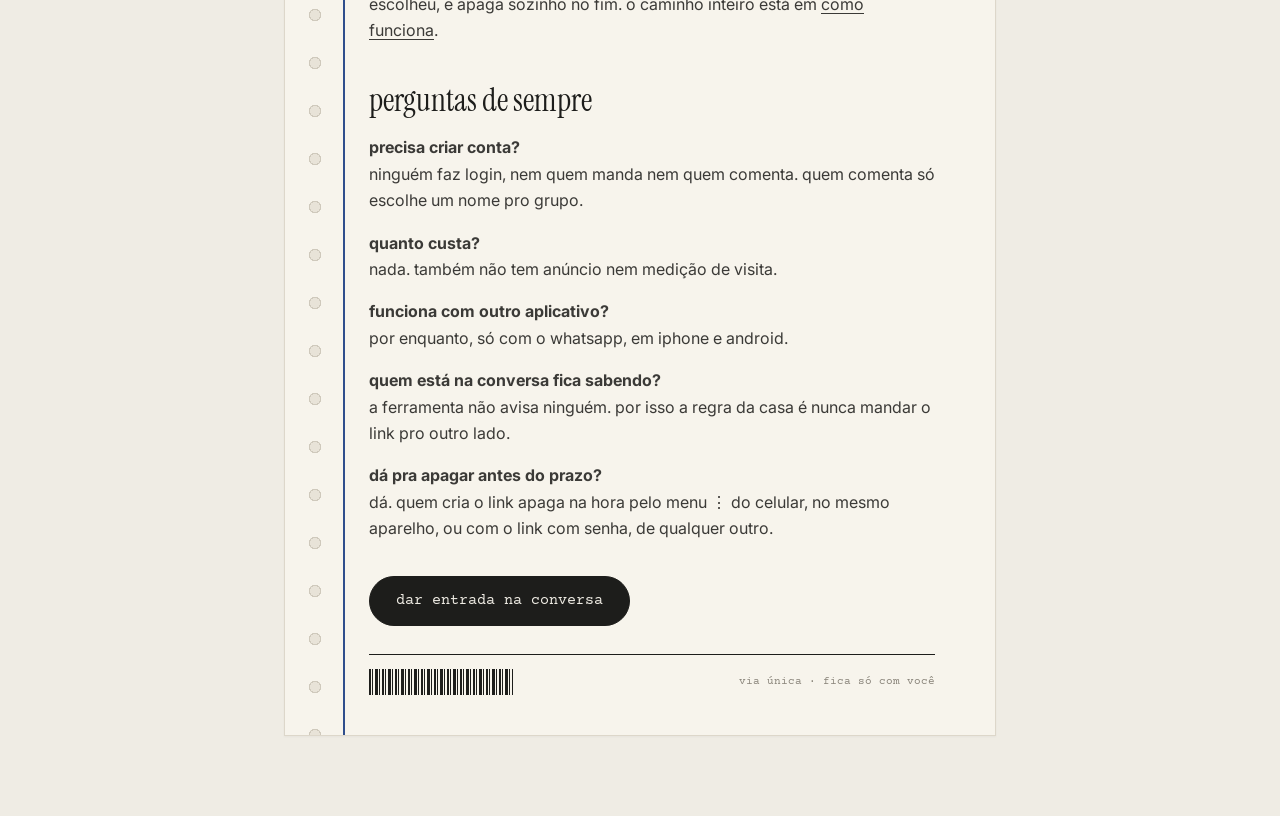
<file: ateaitudobem/o-que-e.html>
<!doctype html>
<html lang="pt-BR">
<head>
<meta charset="utf-8">
<meta name="viewport" content="width=device-width, initial-scale=1">
<title>o que é · até aí tudo bem</title>
<meta name="description" content="a conversa vira um link que mostra o celular de quem recebeu, com espaço pra comentar e prazo pra sumir.">
<link rel="icon" href="img/icone-64.png">
<link rel="apple-touch-icon" href="img/icone-180.png">
<link rel="preconnect" href="https://fonts.googleapis.com">
<link rel="preconnect" href="https://fonts.gstatic.com" crossorigin>
<link rel="stylesheet" href="https://fonts.googleapis.com/css2?family=Caveat:wght@400;500&family=Courier+Prime&family=Instrument+Serif&family=Inter:wght@400;600&display=swap">
<link rel="stylesheet" href="estilo.css?v=1793731268">
</head>
<body>

<header class="topo-site">
  <div class="barra">
    <a class="marca" href="./">até aí tudo bem</a>
    <nav><a href="sobre">como funciona</a><a href="./#montar">dar entrada na conversa</a></nav>
  </div>
</header>

<main class="texto-longo">
  <article class="ficha">
    <img class="fita" src="img/fita.svg" alt="">
    <div class="cabecalho"><h2>o que é</h2><span>até aí tudo bem</span></div>

    <h1>manda os prints, o vídeo da tela ou o .txt da conversa que a gente simula o aplicativo de mensagens</h1>
    <p>a conversa volta a ser uma tela de celular, na ordem em que aconteceu, e vira um link. quem abre lê a conversa como se estivesse com o celular na mão e comenta em cima de cada balão, por texto ou áudio. no prazo que você escolher, a conversa e os comentários somem.</p>

    <h2>pra quando serve</h2>
    <ul>
      <li>o áudio de seis minutos que pede uma segunda escuta</li>
      <li>a resposta seca que você já leu dez vezes</li>
      <li>o grupo da família que saiu do assunto</li>
      <li>a conversa de trabalho que precisa de testemunha</li>
      <li>e qualquer rolo que só faz sentido lido do começo.</li>
    </ul>

    <h2>em três passos</h2>
    <ol>
      <li><b>sobe a conversa.</b> prints, vídeo da tela, o .txt exportado ou um pedaço copiado. a leitura acontece no seu navegador.</li>
      <li><b>confere e recorta.</b> corrige o que a leitura errou, escolhe quem tem o celular, o pedaço que vai pro link e o prazo, de 1 hora a 7 dias.</li>
      <li><b>manda o link.</b> quem recebe abre a conversa no celular dele e deixa o parecer em cada balão. os comentários aparecem pra todo mundo que tem o link.</li>
    </ol>

    <h2>o print solto e o link</h2>
    <table>
      <tr><th></th><th>print mandado no grupo</th><th>link do até aí tudo bem</th></tr>
      <tr><td>a ordem</td><td>chega picado e fora de ordem</td><td>a conversa inteira, do jeito que aconteceu</td></tr>
      <tr><td>a opinião</td><td>se perde no meio das outras mensagens</td><td>fica colada no balão que ela comenta</td></tr>
      <tr><td>o depois</td><td>mora pra sempre na galeria de quem recebeu</td><td>some no prazo, pra todo mundo</td></tr>
      <tr><td>quem lê</td><td>qualquer pessoa pra quem a imagem for repassada</td><td>só quem tem o link, e a gente fica de fora</td></tr>
    </table>

    <h2>o que fica guardado</h2>
    <p>a conversa sai trancada do seu aparelho e a chave vai dentro do link. a gente guarda um bloco que não tem como ler, pelo prazo que você escolheu, e apaga sozinho no fim. o caminho inteiro está em <a href="sobre">como funciona</a>.</p>

    <h2>perguntas de sempre</h2>
    <p><b>precisa criar conta?</b><br>ninguém faz login, nem quem manda nem quem comenta. quem comenta só escolhe um nome pro grupo.</p>
    <p><b>quanto custa?</b><br>nada. também não tem anúncio nem medição de visita.</p>
    <p><b>funciona com outro aplicativo?</b><br>por enquanto, só com o whatsapp, em iphone e android.</p>
    <p><b>quem está na conversa fica sabendo?</b><br>a ferramenta não avisa ninguém. por isso a regra da casa é nunca mandar o link pro outro lado.</p>
    <p><b>dá pra apagar antes do prazo?</b><br>dá. quem cria o link apaga na hora pelo menu ⋮ do celular, no mesmo aparelho, ou com o link com senha, de qualquer outro.</p>

    <div class="botoes" style="margin-top:34px"><a class="botao" href="./#montar">dar entrada na conversa</a></div>
    <div class="rodape-ficha"><i class="codigo-barras"></i><span>via única · fica só com você</span></div>
  </article>
</main>
</body>
</html>
</file>
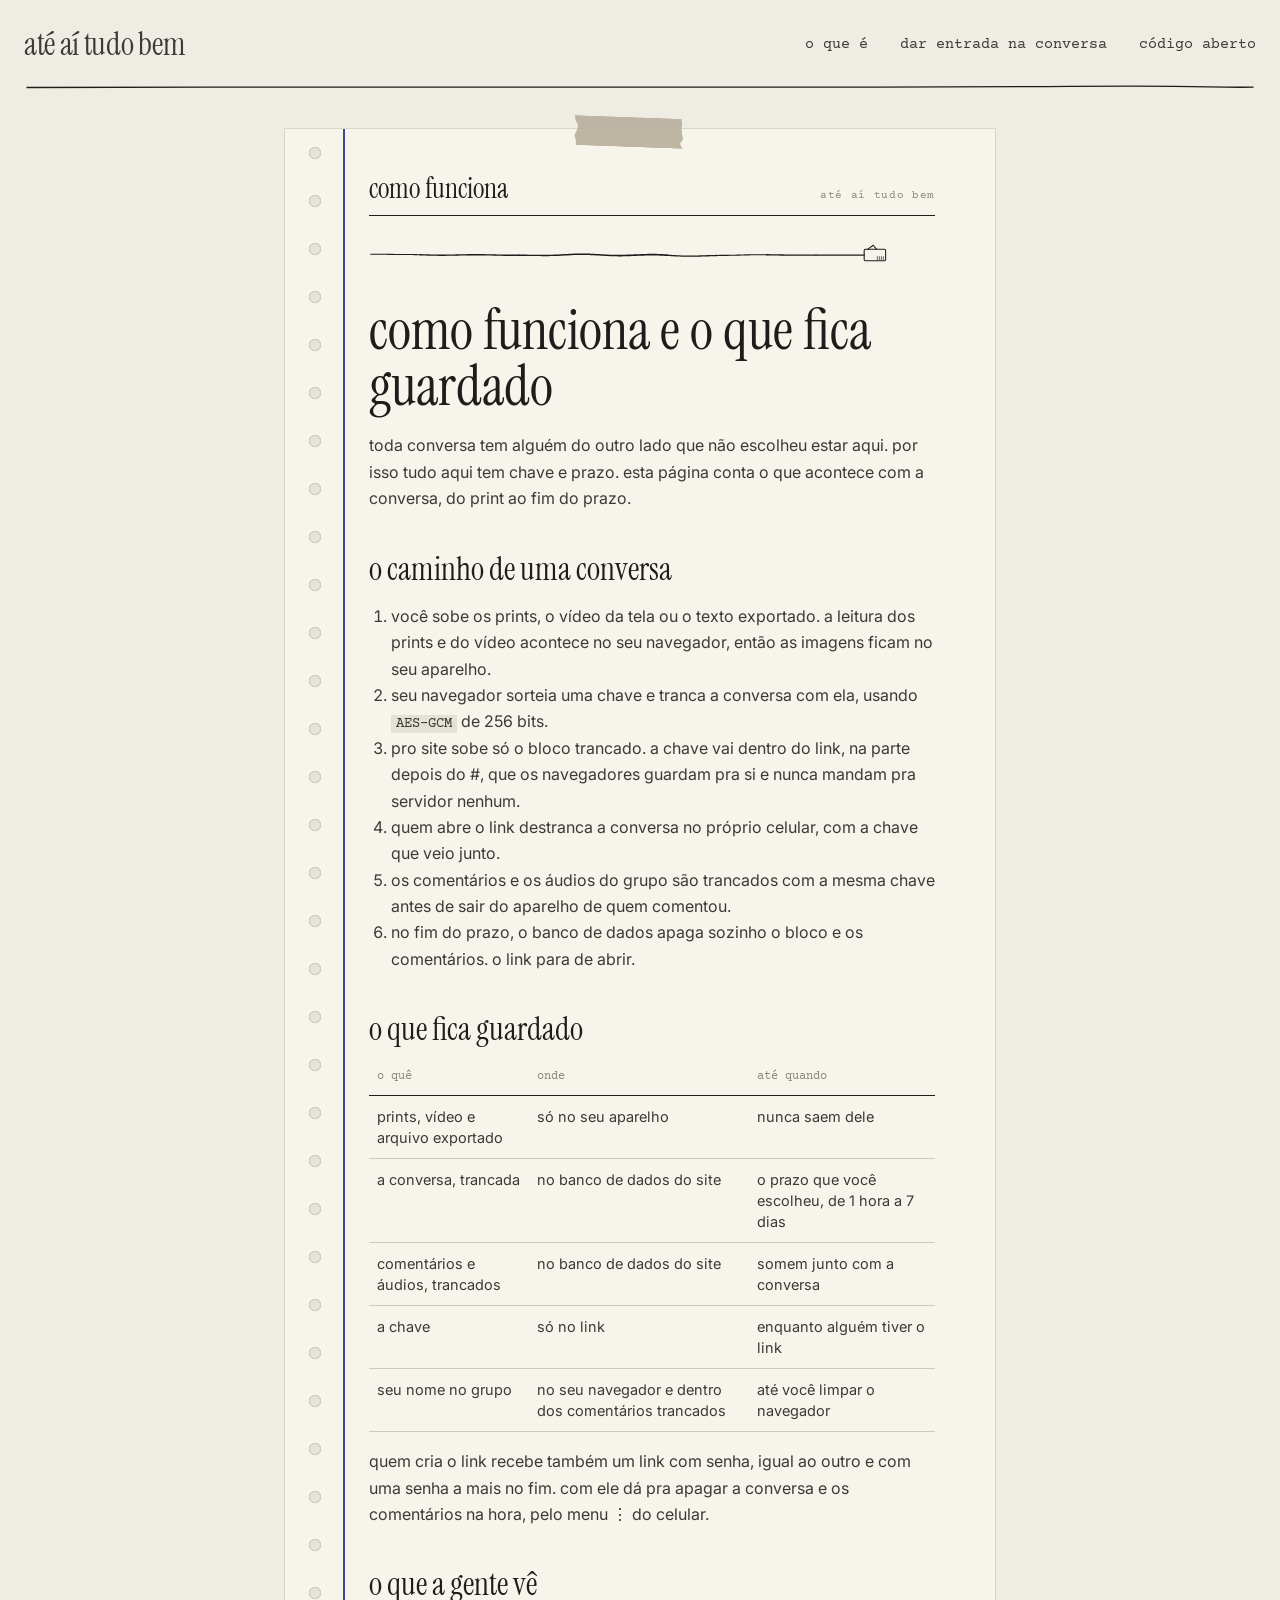
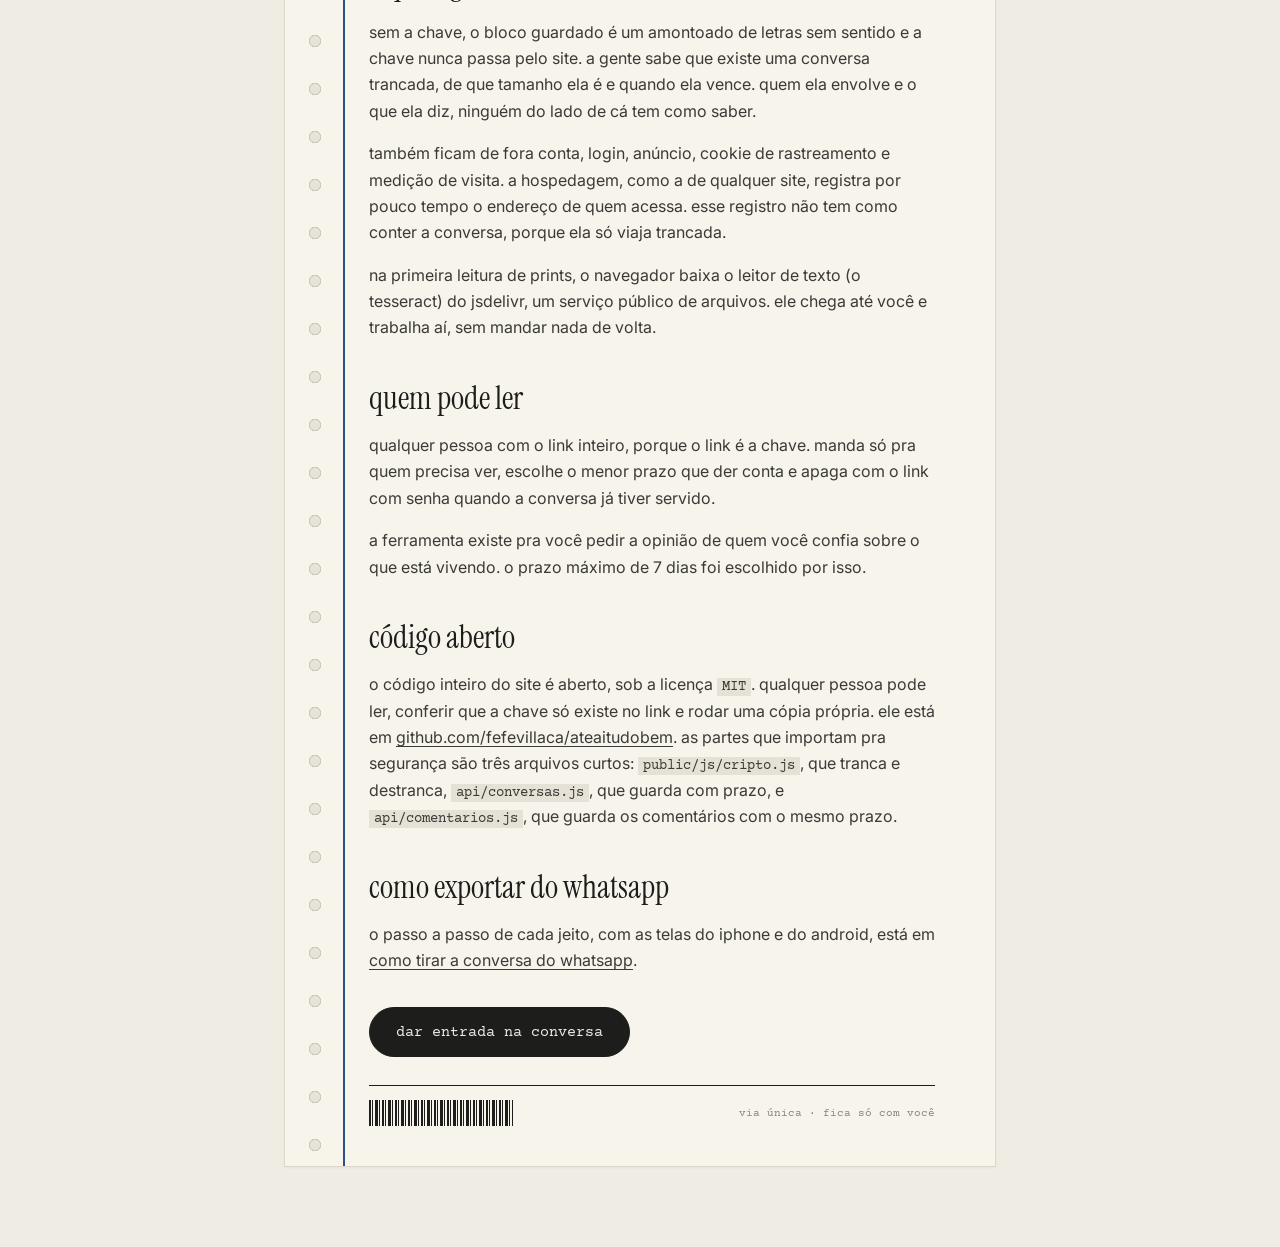
<file: ateaitudobem/sobre.html>
<!doctype html>
<html lang="pt-BR">
<head>
<meta charset="utf-8">
<meta name="viewport" content="width=device-width, initial-scale=1">
<title>como funciona · até aí tudo bem</title>
<meta name="description" content="o que acontece com a conversa, do print ao fim do prazo, e o que fica guardado.">
<link rel="icon" href="img/icone-64.png">
<link rel="apple-touch-icon" href="img/icone-180.png">
<link rel="preconnect" href="https://fonts.googleapis.com">
<link rel="preconnect" href="https://fonts.gstatic.com" crossorigin>
<link rel="stylesheet" href="https://fonts.googleapis.com/css2?family=Caveat:wght@400;500&family=Courier+Prime&family=Instrument+Serif&family=Inter:wght@400;600&display=swap">
<link rel="stylesheet" href="estilo.css?v=1793731268">
</head>
<body>

<header class="topo-site">
  <div class="barra">
    <a class="marca" href="./">até aí tudo bem</a>
    <nav><a href="o-que-e">o que é</a><a href="./#montar">dar entrada na conversa</a><a href="https://github.com/fefevillaca/ateaitudobem" rel="noopener">código aberto</a></nav>
  </div>
  <svg class="linha-mao" viewBox="0 0 1000 10" preserveAspectRatio="none" aria-hidden="true"><path d="M2 5.5 C 140 4.2, 260 6.6, 410 5.1 S 690 6.2, 830 4.6 S 950 5.8, 998 5.2" stroke="currentColor" stroke-width="1.3" fill="none" vector-effect="non-scaling-stroke"/></svg>
</header>

<main class="texto-longo">
  <article class="ficha">
    <img class="fita" src="img/fita.svg" alt="">
    <div class="cabecalho"><h2>como funciona</h2><span>até aí tudo bem</span></div>
    <img class="progresso" src="img/progresso-5.svg" alt="" style="margin-top:26px">

    <h1>como funciona e o que fica guardado</h1>
    <p>toda conversa tem alguém do outro lado que não escolheu estar aqui. por isso tudo aqui tem chave e prazo. esta página conta o que acontece com a conversa, do print ao fim do prazo.</p>

    <h2>o caminho de uma conversa</h2>
    <ol>
      <li>você sobe os prints, o vídeo da tela ou o texto exportado. a leitura dos prints e do vídeo acontece no seu navegador, então as imagens ficam no seu aparelho.</li>
      <li>seu navegador sorteia uma chave e tranca a conversa com ela, usando <code>AES-GCM</code> de 256 bits.</li>
      <li>pro site sobe só o bloco trancado. a chave vai dentro do link, na parte depois do #, que os navegadores guardam pra si e nunca mandam pra servidor nenhum.</li>
      <li>quem abre o link destranca a conversa no próprio celular, com a chave que veio junto.</li>
      <li>os comentários e os áudios do grupo são trancados com a mesma chave antes de sair do aparelho de quem comentou.</li>
      <li>no fim do prazo, o banco de dados apaga sozinho o bloco e os comentários. o link para de abrir.</li>
    </ol>

    <h2>o que fica guardado</h2>
    <table>
      <tr><th>o quê</th><th>onde</th><th>até quando</th></tr>
      <tr><td>prints, vídeo e arquivo exportado</td><td>só no seu aparelho</td><td>nunca saem dele</td></tr>
      <tr><td>a conversa, trancada</td><td>no banco de dados do site</td><td>o prazo que você escolheu, de 1 hora a 7 dias</td></tr>
      <tr><td>comentários e áudios, trancados</td><td>no banco de dados do site</td><td>somem junto com a conversa</td></tr>
      <tr><td>a chave</td><td>só no link</td><td>enquanto alguém tiver o link</td></tr>
      <tr><td>seu nome no grupo</td><td>no seu navegador e dentro dos comentários trancados</td><td>até você limpar o navegador</td></tr>
    </table>
    <p>quem cria o link recebe também um link com senha, igual ao outro e com uma senha a mais no fim. com ele dá pra apagar a conversa e os comentários na hora, pelo menu ⋮ do celular.</p>

    <h2>o que a gente vê</h2>
    <p>sem a chave, o bloco guardado é um amontoado de letras sem sentido e a chave nunca passa pelo site. a gente sabe que existe uma conversa trancada, de que tamanho ela é e quando ela vence. quem ela envolve e o que ela diz, ninguém do lado de cá tem como saber.</p>
    <p>também ficam de fora conta, login, anúncio, cookie de rastreamento e medição de visita. a hospedagem, como a de qualquer site, registra por pouco tempo o endereço de quem acessa. esse registro não tem como conter a conversa, porque ela só viaja trancada.</p>
    <p>na primeira leitura de prints, o navegador baixa o leitor de texto (o tesseract) do jsdelivr, um serviço público de arquivos. ele chega até você e trabalha aí, sem mandar nada de volta.</p>

    <h2>quem pode ler</h2>
    <p>qualquer pessoa com o link inteiro, porque o link é a chave. manda só pra quem precisa ver, escolhe o menor prazo que der conta e apaga com o link com senha quando a conversa já tiver servido.</p>
    <p>a ferramenta existe pra você pedir a opinião de quem você confia sobre o que está vivendo. o prazo máximo de 7 dias foi escolhido por isso.</p>

    <h2>código aberto</h2>
    <p>o código inteiro do site é aberto, sob a licença <code>MIT</code>. qualquer pessoa pode ler, conferir que a chave só existe no link e rodar uma cópia própria. ele está em <a href="https://github.com/fefevillaca/ateaitudobem" rel="noopener">github.com/fefevillaca/ateaitudobem</a>. as partes que importam pra segurança são três arquivos curtos: <code>public/js/cripto.js</code>, que tranca e destranca, <code>api/conversas.js</code>, que guarda com prazo, e <code>api/comentarios.js</code>, que guarda os comentários com o mesmo prazo.</p>

    <h2 id="exportar">como exportar do whatsapp</h2>
    <p>o passo a passo de cada jeito, com as telas do iphone e do android, está em <a href="como-exportar">como tirar a conversa do whatsapp</a>.</p>

    <div class="botoes" style="margin-top:34px"><a class="botao" href="./#montar">dar entrada na conversa</a></div>
    <div class="rodape-ficha"><i class="codigo-barras"></i><span>via única · fica só com você</span></div>
  </article>
</main>
</body>
</html>
</file>
<file: estilo.css>
/* capa — protótipo dos planetoides em órbita
 *
 * Tipografia e cor aqui são PLACEHOLDER deliberado, pelo princípio do
 * `site.md`: o site é construído contra tokens, o branding entra depois
 * trocando o arquivo. Nada aqui é escolha de marca — é o cinza mais neutro
 * que deixa a peça falar.
 */

:root {
  /* o tom da peça em foco. o JS reescreve; o valor abaixo é só o primeiro
     quadro, antes de o rAF rodar */
  --tom: #f6f2ea;

  --creme:  #efece4;   /* o fundo do estúdio de onde as peças saíram */
  --borda:  #ded9cd;   /* a vinheta: o mesmo creme, um passo mais fundo */
  --tinta:  #211f1c;
  --ar:     22, 20, 16;  /* a cor da sombra de ar, em rgb cru */
  --ar-op:  0.13;

  --fonte-titulo: Georgia, 'Times New Roman', serif;
  --fonte-corpo: system-ui, -apple-system, 'Segoe UI', sans-serif;
}

* { box-sizing: border-box; }

html, body { height: 100%; }

body {
  margin: 0;
  min-height: 100svh;
  display: flex;
  flex-direction: column;
  align-items: center;
  justify-content: center;
  gap: clamp(8px, 3vh, 32px);
  color: var(--tinta);
  font-family: var(--fonte-corpo);
  overflow: hidden;
  /* a transição é longa de propósito: em 900ms o fundo acompanha sem que
     ninguém veja a cor mudar. em 300ms lê como piscada */
  transition: background-color .9s ease, color .9s ease;
}

/* ─── o fundo: vinheta + tom ───────────────────────────────────────────── */

/* a luz cai no centro e some nas bordas, que é a mesma luz do estúdio onde as
   peças foram fotografadas; e o clarão central puxa a cor de quem está em foco.
   (chapado, escuro e nu foram testados no protótipo e descartados em 02/10/2026) */
body {
  background:
    radial-gradient(ellipse 130% 100% at 50% 46%,
      var(--tom) 0%, var(--creme) 42%, var(--borda) 100%);
}

/* ─── a apresentação ────────────────────────────────────────────────────── */

.apresentacao { text-align: center; padding: 0 24px; max-width: 60ch; }

.oi {
  font-family: var(--fonte-titulo);
  font-size: clamp(22px, 3.4vw, 34px);
  font-weight: 400;
  margin: 0;
  letter-spacing: -.01em;
}
.oi strong { font-weight: 600; }

.sub {
  margin: .5em 0 0;
  font-size: clamp(12px, 1.3vw, 14px);
  line-height: 1.5;
  opacity: .58;
}

/* ─── o campo e a órbita ────────────────────────────────────────────────── */

.campo {
  width: 100%;
  flex: 0 0 auto;
  display: grid;
  place-items: center;
  touch-action: pan-y;
  cursor: grab;
}
.campo.arrastando { cursor: grabbing; }
.campo { position: relative; }


.orbita {
  position: relative;
  width: min(1100px, 100vw);
  /* a altura tem que caber a subida da elipse (que vale quase meia peça pra
     cada lado) MAIS a peça da frente MAIS o rótulo dela. Apertar aqui faz o
     rótulo colidir com a linha de dica */
  height: clamp(340px, 60vh, 580px);
  /* o diâmetro do planetoide em foco. tudo o mais deriva daqui */
  --base: clamp(130px, 22vh, 260px);
}

.planetoide {
  position: absolute;
  left: 50%; top: 50%;
  width: var(--base);
  height: var(--base);
  margin: calc(var(--base) / -2);
  padding: 0;
  border: 0;
  background: none;
  color: inherit;
  font: inherit;
  cursor: pointer;
  will-change: transform;
  /* sem transição aqui: quem move é o rAF, quadro a quadro */
}

.planetoide:focus { outline: none; }
.planetoide:focus-visible .corpo {
  outline: 2px solid currentColor;
  outline-offset: 12px;
  border-radius: 50%;
}

.corpo {
  position: absolute;
  inset: 0;
  transform: scale(var(--s));
  filter: blur(calc((1 - var(--d)) * 3.4px));
  opacity: calc(.38 + .62 * var(--d));
  will-change: transform, filter;
}

.corpo img {
  position: absolute;
  display: block;
  /* a imagem é posicionada pelo JS a partir da caixa medida no preparar.py:
     cada bola sai do gerador num tamanho e num lugar diferentes dentro do
     quadro, e ancorar pelo arquivo poria cada uma numa órbita torta */
  user-select: none;
  -webkit-user-drag: none;
}

/* a sombra de AR, não de chão.
 *
 * A lei 4 dos planetoides manda a peça sair sem sombra projetada, e é o que
 * a faz flutuar. Uma sombra de contato aqui embaixo pousaria a bola numa mesa
 * invisível e mataria a órbita. O que esta elipse faz é outra coisa: é escura
 * demais pra ler como sombra e difusa demais pra ter borda — lê como a peça
 * deslocando ar. Ela encolhe com a distância, que é o que dá profundidade. */
.corpo::after {
  content: "";
  position: absolute;
  left: 50%;
  bottom: -9%;
  width: 74%;
  height: 15%;
  transform: translateX(-50%);
  background: radial-gradient(closest-side,
    rgba(var(--ar), var(--ar-op)) 0%, rgba(var(--ar), 0) 100%);
  filter: blur(9px);
  opacity: var(--d);
  pointer-events: none;
}

/* o rótulo é a decisão de usabilidade mais importante desta tela: bola de pão
 * de queijo não diz "bio". a divisão por var(--s) desfaz a escala do pai —
 * o texto encolhe com a distância, mas muito menos que a peça, senão o que
 * está atrás vira poeira ilegível */
.rotulo {
  position: absolute;
  left: 50%;
  top: calc(50% + var(--base) * var(--s) * .5 + 10px);
  transform: translateX(-50%);
  white-space: nowrap;
  font-size: clamp(11px, calc(11px + 4px * var(--d)), 15px);
  letter-spacing: .02em;
  opacity: calc(.30 + .70 * var(--d));
  transition: opacity .25s;
  pointer-events: none;
}

/* metade de trás da órbita: o rótulo sobe pra cima da peça, onde há campo
   livre. Ver o comentário no capa.js */
.planetoide[data-atras="sim"] .rotulo {
  top: auto;
  bottom: calc(50% + var(--base) * var(--s) * .5 + 10px);
}

.planetoide[data-foco="sim"] .rotulo { font-weight: 600; }

.planetoide:hover .rotulo { opacity: 1; }

/* ─── rodapé ────────────────────────────────────────────────────────────── */

.dica {
  margin: 0;
  font-size: 12px;
  opacity: .4;
  transition: opacity .6s;
  min-height: 1.2em;
}
.dica[hidden] { display: block; opacity: 0; }

/* a legenda do foco: existe só no celular, onde os rótulos individuais saem */
.legenda {
  display: none;
  margin: 0;
  font-size: 16px;
  font-weight: 600;
}

@media (max-width: 620px) {
  .orbita { --base: clamp(112px, 27vw, 170px); height: 40vh; }
  .sub { max-width: 30ch; margin-inline: auto; }
  .rotulo { display: none; }
  .legenda { display: block; }
}

@media (prefers-reduced-motion: reduce) {
  .corpo, body { transition: none; }
}
</file>
<file: ateaitudobem/estilo.css>
/* até aí tudo bem · v3, "o fio"
   Os valores saem das variáveis do Figma (página "v3 · design system"). Duas camadas que não se
   misturam: o que é do app usa papel, tinta, máquina de escrever e o rabisco de caneta; o que é da
   conversa é WhatsApp puro, com as cores e os cantos dele. */

:root {
  --papel: #efece4;
  --papel-2: #e6e1d6;
  --cartao: #f7f4ec;
  --tinta: #1d1d1b;
  --texto: #3b3a37;
  --suave: #8a857b;
  --linha: #cfc9bc;
  --fio: #b8af9c;
  --azul: #2f4e8c;
  --perigo: #a33a2a;
  --noite: #141312;
  --noite-tinta: #ece8df;
  --noite-suave: #8c877d;
  --noite-linha: #3a3733;

  --serif: "Instrument Serif", Georgia, serif;
  --maquina: "Courier Prime", "Courier New", monospace;
  --sans: Inter, -apple-system, "Helvetica Neue", Arial, sans-serif;
  --mao: Caveat, "Comic Sans MS", cursive;

  /* whatsapp, só dentro do celular */
  --wa-chat: #efe7de;
  --wa-meu: #d9fdd3;
  --wa-outro: #ffffff;
  --wa-texto: #111b21;
  --wa-suave: #667781;
  --wa-verde: #25d366;
  --wa-verde-escuro: #008069;
  --wa-barra: #f6f5f3;
  --wa-linha: #d1d7db;

  --grao: url("data:image/svg+xml;utf8,<svg xmlns='http://www.w3.org/2000/svg' width='240' height='240'><filter id='g'><feTurbulence type='fractalNoise' baseFrequency='.85' numOctaves='2' stitchTiles='stitch'/><feColorMatrix values='0 0 0 0 1  0 0 0 0 1  0 0 0 0 1  0 0 0 .075 0'/></filter><rect width='100%' height='100%' filter='url(%23g)'/></svg>");
}

* { box-sizing: border-box; }
html { -webkit-text-size-adjust: 100%; }
body { margin: 0; min-height: 100vh; background: var(--papel); color: var(--texto); font: 16px/1.55 var(--sans); }
body.noite { background: var(--noite) var(--grao); color: var(--noite-tinta); }
a { color: inherit; }
button, input, textarea { font: inherit; color: inherit; }
.escondido { display: none !important; }
.mono { font-family: var(--maquina); }

/* ---------- o topo do site ---------- */
.topo-site { max-width: 1344px; margin: 0 auto; padding: 22px 24px 0; }
.topo-site .barra { display: flex; align-items: center; justify-content: space-between; gap: 20px; min-height: 44px; }
.marca { font: 32px/1 var(--serif); color: inherit; text-decoration: none; letter-spacing: -.01em; white-space: nowrap; }
.topo-site nav { display: flex; gap: 32px; font: 15px/1 var(--maquina); flex-wrap: wrap; justify-content: flex-end; }
.topo-site nav a, .topo-site nav button { text-decoration: none; background: none; border: 0; padding: 0; cursor: pointer; }
.topo-site nav a:hover, .topo-site nav button:hover { text-decoration: underline; }
.topo-site nav .perigo { color: var(--perigo); }
body.noite .topo-site nav .perigo { color: #d0503c; }
.prazo-topo { display: flex; align-items: center; gap: 12px; font: 15px/1 var(--maquina); }
.prazo-topo img { width: 40px; height: 20px; }
.linha-mao { display: block; width: 100%; height: 10px; margin-top: 16px; color: var(--tinta); }
body.noite .linha-mao { color: var(--noite-suave); }

/* ---------- botões ---------- */
.botao { display: inline-flex; align-items: center; justify-content: center; min-height: 50px; padding: 0 26px;
  border-radius: 999px; border: 1.5px solid var(--tinta); background: var(--tinta); color: var(--papel);
  font: 15px/1 var(--maquina); text-decoration: none; cursor: pointer; white-space: nowrap; }
.botao.contorno { background: transparent; color: var(--tinta); }
.botao:disabled { opacity: .45; cursor: not-allowed; }
body.noite .botao { background: var(--noite-tinta); border-color: var(--noite-tinta); color: var(--noite); }
body.noite .botao.contorno { background: transparent; color: var(--noite-tinta); }
.botoes { display: flex; gap: 12px; flex-wrap: wrap; align-items: center; }
.link-mono { font: 15px/1.4 var(--maquina); text-decoration: underline; text-underline-offset: 4px; background: none; border: 0; padding: 0; cursor: pointer; color: inherit; }

/* ---------- a capa ---------- */
.capa { max-width: 1344px; margin: 0 auto; padding: 40px 24px 64px; position: relative; display: grid; grid-template-columns: minmax(0, 620px) 1fr; gap: 40px; align-items: end; min-height: calc(100vh - 110px); }
.pasta { position: relative; width: 100%; max-width: 580px; aspect-ratio: 580 / 800; }
.pasta .fundo, .pasta .frente { position: absolute; left: 0; width: 100%; }
.pasta .fundo { bottom: 4%; height: auto; }
.pasta .frente { bottom: 0; }
.pasta .papel { position: absolute; background: var(--cartao); color: var(--tinta); box-shadow: 0 2px 10px rgba(0,0,0,.25); overflow: hidden; }
.pasta .papel.print { left: 9%; top: 3%; width: 38%; height: 46%; transform: rotate(-3deg); background: var(--wa-chat); padding: 10px 8px; display: flex; flex-direction: column; gap: 6px; }
.pasta .papel.print span { align-self: flex-start; background: #fff; border-radius: 6px; padding: 3px 7px; font: 10px/1.3 var(--sans); color: var(--wa-texto); }
.pasta .papel.print span.meu { align-self: flex-end; background: var(--wa-meu); }
.pasta .papel.audio { left: 29%; top: 11%; width: 34%; height: 30%; transform: rotate(6deg); padding: 14px; font: 11px/1.3 var(--maquina); color: var(--suave); }
.pasta .papel.audio svg { display: block; width: 100%; height: 34px; margin-top: 14px; fill: var(--tinta); }
.pasta .papel.txt { right: 4%; top: 1%; width: 44%; height: 50%; transform: rotate(4deg); padding: 16px 14px; font: 11px/1.45 var(--maquina); }
.pasta .papel.txt b { display: block; font-weight: 400; color: var(--suave); margin-bottom: 8px; }
.pasta .etiqueta { position: absolute; left: 25%; bottom: 26%; width: 52%; transform: rotate(3deg); background: var(--cartao); padding: 16px 20px 12px; box-shadow: 0 2px 8px rgba(0,0,0,.18); text-align: center; color: var(--azul); font-family: var(--mao); }
.pasta .etiqueta b { display: block; font-size: 30px; font-weight: 500; border-bottom: 1.2px solid var(--azul); line-height: 1.15; }
.pasta .etiqueta span { display: block; font-size: 19px; border-bottom: 1.2px solid var(--azul); margin-top: 6px; }
.pasta .vertical { position: absolute; left: 6%; bottom: 14%; writing-mode: vertical-rl; transform: rotate(180deg); font: 14px/1 var(--maquina); color: var(--tinta); letter-spacing: .12em; }
.capa .rabisco { position: absolute; left: calc(24px + min(580px, 45vw) * .9); right: 0; top: calc(40% - 90px); height: 180px; pointer-events: none; overflow: hidden; }
.capa .rabisco img { height: 180px; width: auto; max-width: none; }
.capa .texto { padding-bottom: 8px; max-width: 560px; }
.capa h1 { font: 104px/.95 var(--serif); margin: 0 0 18px; color: var(--noite-tinta); letter-spacing: -.015em; }
.capa .frase { font: 30px/1.15 var(--serif); margin: 0 0 14px; }
.capa .apoio { font-size: 17px; line-height: 1.55; margin: 0 0 28px; color: #d9d4ca; }
.capa .promessas { list-style: none; padding: 0; margin: 26px 0 0; display: flex; flex-wrap: wrap; font: 12px/1.6 var(--maquina); color: var(--noite-suave); }
.capa .promessas { flex-direction: column; gap: 2px; }
.maneiras { max-width: 1344px; margin: 0 auto; padding: 24px 24px 80px; display: grid; grid-template-columns: minmax(0, 620px) 1fr; gap: 40px; }
.maneiras h2 { grid-column: 2; font: 34px/1.1 var(--serif); margin: 0 0 14px; }
.maneiras ul { grid-column: 2; list-style: none; padding: 0; margin: 0; font: 17px/1.8 var(--maquina); color: #d9d4ca; }
.maneiras li:last-child { color: var(--noite-tinta); }

/* ---------- a bancada: a ficha e o celular ---------- */
.bancada { max-width: 1344px; margin: 0 auto; padding: 36px 24px 72px; display: grid; grid-template-columns: minmax(0, 668px) 1fr; gap: 48px 64px; align-items: start; }
.coluna-celular { position: sticky; top: 20px; display: flex; flex-direction: column; align-items: center; gap: 22px; }
.aviso-celular { display: flex; align-items: center; gap: 12px; font: 12px/1.3 var(--maquina); color: var(--tinta); align-self: stretch; justify-content: center; }
.aviso-celular img { width: 40px; height: 20px; }
body.noite .aviso-celular { color: var(--noite-tinta); }

.ficha { position: relative; background: var(--cartao); border: 1px solid #ddd7ca; padding: 46px 60px 30px 84px; box-shadow: 0 1px 2px rgba(0,0,0,.04);
  background-image:
    radial-gradient(circle at 30px 24px, #e8e3d8 0 5px, #cfc9bc 5px 6px, transparent 6.5px),
    linear-gradient(90deg, transparent 58px, #2f4e8c 58px 59.5px, transparent 59.5px);
  background-size: 100% 48px, 100% 100%; background-repeat: repeat-y, no-repeat; }
.ficha .fita { position: absolute; top: -12px; left: 50%; width: 110px; transform: translateX(-60%) rotate(2deg); opacity: .9; }
.ficha .cabecalho { display: flex; justify-content: space-between; align-items: baseline; gap: 16px; border-bottom: 1.5px solid var(--tinta); padding-bottom: 12px; }
.ficha .cabecalho h2 { font: 28px/1 var(--serif); margin: 0; color: var(--tinta); }
.ficha .cabecalho span { font: 11px/1 var(--maquina); color: var(--suave); letter-spacing: .06em; }
.ficha .passo-num { font: 12px/1 var(--maquina); color: var(--suave); margin: 26px 0 10px; }
.ficha .progresso { display: block; width: 100%; max-width: 520px; height: auto; }
.ficha .contador { position: absolute; right: 30px; top: 50%; writing-mode: vertical-rl; font: 11px/1 var(--maquina); color: var(--suave); }
.ficha h3 { font: 56px/1 var(--serif); color: var(--tinta); margin: 30px 0 18px; letter-spacing: -.01em; }
.ficha .apoio { margin: 0 0 22px; color: var(--texto); }
.ficha .nota { font-size: 13px; line-height: 1.5; color: var(--suave); margin: 10px 0 0; }
.ficha .rodape-ficha { display: flex; justify-content: space-between; align-items: center; gap: 16px; border-top: 1.5px solid var(--tinta); padding-top: 14px; margin-top: 28px; }
.codigo-barras { width: 144px; height: 26px; background: repeating-linear-gradient(90deg, var(--tinta) 0 2px, transparent 2px 3px, var(--tinta) 3px 4px, transparent 4px 6px, var(--tinta) 6px 9px, transparent 9px 10px, var(--tinta) 10px 11px, transparent 11px 13px); }
.ficha .rodape-ficha span { font: 11px/1 var(--maquina); color: var(--suave); }
.ficha .botoes { margin-top: 26px; }
.erro-ficha { color: var(--perigo) !important; }

/* uma pergunta por vez */
.passo { display: none; }
.passo.ativo { display: block; animation: entra .25s ease; }
@keyframes entra { from { opacity: 0; transform: translateY(6px); } }

/* as opções da ficha: a escolhida ganha a volta de caneta azul no rótulo */
.opcoes { border-top: 1px solid var(--linha); }
.opcao { display: block; width: 100%; text-align: left; background: none; border: 0; border-bottom: 1px solid var(--linha); padding: 22px 16px 20px; cursor: pointer; color: var(--tinta); }
.opcao:hover { background: rgba(184, 175, 156, .12); }
.opcao .rotulo { display: inline-block; font: 12px/1 var(--maquina); color: var(--suave); padding: 6px 10px; margin: -6px -10px 4px; }
.opcao .linha-serif { display: block; font: 30px/1.1 var(--serif); }
.opcao .nota { display: block; font: 13px/1.5 var(--sans); color: var(--suave); margin-top: 6px; }
.opcao.escolhida .rotulo, .atalho.escolhida, .circulada { background: url(img/circulo-caneta.svg) center / 100% 100% no-repeat; color: var(--tinta); }
.opcao.nome { display: flex; justify-content: space-between; align-items: center; }
.opcao.nome .linha-serif { font-size: 40px; padding: 4px 14px; margin-left: -14px; }
.opcao.nome.escolhida .linha-serif { background: url(img/circulo-caneta.svg) center / 100% 100% no-repeat; }
.opcao.nome .conta { font: 12px/1 var(--maquina); color: var(--suave); }

/* as lacunas: preenchidas em letra de mão, caneta azul */
.lacuna { display: flex; align-items: flex-end; gap: 16px; border-bottom: 1.5px solid var(--tinta); padding: 6px 0 2px; margin: 0 0 14px; }
.lacuna label { font: 12px/1 var(--maquina); color: var(--suave); padding-bottom: 8px; white-space: nowrap; }
.lacuna input { flex: 1; min-width: 0; border: 0; background: transparent; outline: none; font: 30px/1.1 var(--mao); color: var(--azul); text-align: center; padding: 0 0 2px; }
.lacuna input::placeholder { color: #a9b5cf; }
.lacuna input[type="datetime-local"] { font: 20px/1.2 var(--maquina); text-align: left; }

/* soltar arquivos */
.soltar { display: block; border: 1.5px dashed var(--fio); padding: 26px 18px; text-align: center; cursor: pointer; margin: 6px 0 4px; transition: background .15s; }
.soltar:hover, .soltar.sobre { background: rgba(184, 175, 156, .15); }
.soltar b { display: block; font: 26px/1.15 var(--serif); font-weight: 400; color: var(--tinta); }
.soltar small { display: block; font: 13px/1.5 var(--sans); color: var(--suave); margin-top: 6px; }
textarea.colar { width: 100%; min-height: 170px; border: 1.5px solid var(--linha); background: #fffdf8; padding: 12px; font: 13px/1.5 var(--maquina); resize: vertical; }
.rotulo-linha { display: flex; justify-content: space-between; font: 12px/1 var(--maquina); color: var(--suave); margin: 22px 0 10px; }
.miniaturas { display: grid; grid-template-columns: repeat(auto-fill, minmax(58px, 1fr)); gap: 14px 10px; }
.miniatura { position: relative; text-align: center; font: 11px/1 var(--maquina); color: var(--suave); }
.miniatura img { display: block; width: 100%; aspect-ratio: 9 / 16; object-fit: cover; object-position: top; border: 1px solid var(--linha); background: var(--papel-2); }
.miniatura .controles { display: flex; justify-content: space-between; margin-top: 5px; }
.miniatura .tirar { position: absolute; top: 3px; right: 3px; background: var(--cartao); width: 18px; height: 18px; line-height: 18px; }
.miniatura button { border: 0; background: none; padding: 0 3px; font: 14px/1 var(--maquina); color: var(--suave); cursor: pointer; }
.lista-videos { list-style: none; margin: 0; padding: 0; border-top: 1px solid var(--linha); }
.lista-videos li { display: flex; align-items: center; gap: 8px; padding: 9px 0; border-bottom: 1px solid var(--linha); font: 13px/1.3 var(--maquina); color: var(--tinta); }
.lista-videos .num { color: var(--suave); }
.lista-videos .nome { flex: 1; min-width: 0; overflow: hidden; text-overflow: ellipsis; white-space: nowrap; }
.lista-videos button { border: 0; background: none; padding: 0 4px; font: 15px/1 var(--maquina); color: var(--suave); cursor: pointer; }

/* conferir a leitura */
.revisao { border-top: 1px solid var(--linha); max-height: 460px; overflow-y: auto; }
.linha-rev { display: grid; grid-template-columns: 34px 26px 1fr 46px 20px; gap: 6px; align-items: start; border-bottom: 1px solid var(--linha); padding: 12px 0; }
.linha-rev .n { font: 11px/2 var(--maquina); color: var(--suave); }
.linha-rev .lado { border: 0; background: none; cursor: pointer; padding: 0; height: 26px; font-size: 13px; color: var(--tinta); }
.linha-rev textarea { border: 0; background: transparent; resize: none; font: 15px/1.5 var(--maquina); color: var(--tinta); padding: 2px 0; outline: none; width: 100%; field-sizing: content; min-height: 26px; }
.linha-rev textarea:focus { background: rgba(47, 78, 140, .05); }
.linha-rev input { border: 0; background: transparent; font: 11px/2 var(--maquina); color: var(--suave); width: 100%; text-align: right; outline: none; }
.linha-rev .tirar { border: 0; background: none; color: var(--suave); cursor: pointer; font: 13px/2 var(--maquina); padding: 0; }
.linha-rev .citado { grid-column: 3 / 5; font: 12px/1.45 var(--sans); color: var(--suave); border-left: 2px solid var(--fio); padding: 2px 8px; display: flex; gap: 8px; }
.linha-rev .citado span { flex: 1; }
.linha-rev .citado button { border: 0; background: none; color: var(--suave); cursor: pointer; padding: 0; }
.linha-rev.dia, .linha-rev.sistema { display: block; text-align: center; font: 11px/1 var(--maquina); color: var(--suave); padding: 16px 0 10px; }
.linha-rev.dia button, .linha-rev.sistema button { border: 0; background: none; color: var(--suave); cursor: pointer; margin-left: 6px; }

/* que pedaço mostrar */
.atalhos { display: flex; gap: 6px 22px; flex-wrap: wrap; margin: 6px 0 4px; }
.atalho { border: 0; background: none; padding: 6px 10px; margin: 0 -6px; font: 15px/1 var(--maquina); color: var(--tinta); cursor: pointer; }
.conta-grande { display: flex; align-items: baseline; gap: 12px; border-top: 1px solid var(--linha); border-bottom: 1px solid var(--linha); padding: 14px 0; margin-top: 22px; }
.conta-grande b { font: 48px/1 var(--serif); font-weight: 400; color: var(--tinta); }
.conta-grande span { font: 12px/1 var(--maquina); color: var(--suave); }

/* lendo */
.lendo { display: flex; flex-direction: column; align-items: center; text-align: center; padding: 120px 24px; min-height: calc(100vh - 110px); }
.lendo img { width: min(360px, 80vw); height: auto; animation: respira 2.4s ease-in-out infinite; }
@keyframes respira { 50% { transform: translateX(6px) scaleX(1.03); } }
.lendo .estado { font: 26px/1.3 var(--maquina); color: var(--suave); margin: 46px 0 34px; }
.lendo .frase { font: 32px/1.2 var(--serif); color: var(--tinta); margin: 0 0 18px; min-height: 1.2em; transition: opacity .4s; }
.lendo .nota { font-size: 13px; color: var(--suave); margin: 0; }
.lendo .barra { width: min(360px, 80vw); height: 2px; background: var(--linha); margin-top: 30px; }
.lendo .barra i { display: block; height: 100%; width: 0; background: var(--tinta); transition: width .3s; }

/* pronto */
.pronto { padding: 6px 0 0; }
.pronto .passo-num { font: 12px/1 var(--maquina); color: var(--suave); margin: 22px 0 10px; }
.pronto .progresso { width: 100%; max-width: 620px; height: auto; }
.pronto h3 { font: 56px/1 var(--serif); color: var(--tinta); margin: 34px 0 14px; letter-spacing: -.01em; }
.pronto .apoio { margin: 0 0 30px; }
.emprestimo { background: var(--cartao); color: var(--tinta); padding: 26px 26px 18px; max-width: 440px; transform: rotate(-1.2deg); box-shadow: 0 2px 6px rgba(0,0,0,.12); margin: 0 0 36px 6px; }
.emprestimo div { display: grid; grid-template-columns: 124px 1fr; align-items: end; border-bottom: 1px solid var(--azul); padding: 12px 0 6px; }
.emprestimo dt { font: 600 10px/1.3 var(--sans); letter-spacing: .12em; text-transform: uppercase; color: var(--azul); }
.emprestimo dd { margin: 0; font: 18px/1.2 var(--maquina); }
.campo-link label { display: block; font: 12px/1 var(--maquina); color: var(--suave); margin: 0 0 10px; }
.campo-link .copiar { display: flex; gap: 10px; margin-bottom: 26px; }
.campo-link input { flex: 1; min-width: 0; height: 50px; border: 1.5px solid var(--tinta); border-radius: 999px; background: transparent; padding: 0 20px; font: 15px/1 var(--maquina); color: var(--tinta); }
.pronto .nota { font-size: 13px; color: var(--texto); margin: -14px 0 26px; }
.link-dona { margin: 0 0 26px; }
.link-dona summary { font: 13px/1.5 var(--maquina); color: var(--texto); cursor: pointer; text-decoration: underline; text-underline-offset: 4px; margin-bottom: 18px; }
.link-dona .nota { margin: -14px 0 0; }
.pronto .garantia { font: 12px/1.6 var(--maquina); color: var(--suave); border-top: 1px solid var(--linha); padding-top: 16px; margin-top: 30px; }

/* ---------- o celular (a camada do WhatsApp) ---------- */
.celular {
  width: 390px; max-width: 100%; height: 844px; max-height: calc(100vh - 90px); min-height: 560px;
  background: #1d1d1b; border-radius: 56px; padding: 12px; box-shadow: 0 24px 60px rgba(0,0,0,.18);
  font-family: -apple-system, "SF Pro Text", "Helvetica Neue", Arial, sans-serif; color: var(--wa-texto);
}
.tela { width: 100%; height: 100%; border-radius: 44px; overflow: hidden; position: relative; background: var(--wa-chat); display: flex; flex-direction: column; }
.status { height: 50px; flex-shrink: 0; display: flex; justify-content: space-between; align-items: center; padding: 8px 30px 0; font-size: 15px; font-weight: 600; background: var(--wa-barra); }
.ilha { position: absolute; top: 11px; left: 50%; transform: translateX(-50%); width: 120px; height: 34px; background: #000; border-radius: 20px; z-index: 2; }
.topo { background: var(--wa-barra); display: flex; align-items: center; gap: 10px; flex-shrink: 0; padding: 6px 8px 8px 12px; border-bottom: .5px solid var(--wa-linha); position: relative; }
.voltar { color: #007aff; font-size: 28px; line-height: 1; }
.avatar { width: 36px; height: 36px; border-radius: 50%; background: #c8b6a6; display: grid; place-items: center; color: #fff; font-weight: 600; flex-shrink: 0; }
.quem { flex: 1; min-width: 0; }
.quem strong { display: block; font-size: 16px; white-space: nowrap; overflow: hidden; text-overflow: ellipsis; }
.quem span { display: block; font-size: 12px; color: var(--wa-suave); white-space: nowrap; overflow: hidden; text-overflow: ellipsis; }
.mais { border: 0; background: none; font-size: 22px; color: #007aff; cursor: pointer; padding: 4px 8px; }
.menu { position: absolute; right: 8px; top: 100%; margin-top: 4px; background: var(--cartao); z-index: 6; box-shadow: 0 8px 24px rgba(0,0,0,.18); min-width: 210px; border: 1px solid var(--linha); }
.menu button { display: block; width: 100%; text-align: left; padding: 13px 16px; border: 0; background: none; font: 14px/1 var(--maquina); color: var(--tinta); cursor: pointer; border-bottom: 1px solid var(--linha); }
.menu button:last-child { border-bottom: 0; }
.menu button:hover { background: var(--papel-2); }
.menu button.perigo { color: var(--perigo); }

.chat { flex: 1; overflow-y: auto; padding: 10px 10px 16px; overscroll-behavior: contain;
  background-image: radial-gradient(rgba(0,0,0,.035) 1px, transparent 1px); background-size: 14px 14px; }
.data { text-align: center; margin: 10px 0; }
.data span { background: #fff; font-size: 12px; color: #54656f; padding: 5px 10px; border-radius: 8px; box-shadow: 0 1px .5px rgba(0,0,0,.1); }
.sistema { text-align: center; margin: 8px 18px; }
.sistema span { display: inline-block; background: #fdf4c5; font-size: 12px; color: #54656f; padding: 5px 10px; border-radius: 8px; line-height: 1.35; }

.linha-msg { display: flex; margin: 2px 0; }
.linha-msg.meu { justify-content: flex-end; }
.linha-msg.novo-autor { margin-top: 8px; }
.balao { max-width: 78%; padding: 6px 8px 6px 9px; border-radius: 8px; font-size: 15.5px; line-height: 1.32; box-shadow: 0 1px .5px rgba(0,0,0,.13);
  position: relative; user-select: none; -webkit-user-select: none; transition: transform .15s; overflow-wrap: anywhere; white-space: pre-wrap; cursor: pointer; }
.balao:active { transform: scale(.98); }
.meu .balao { background: var(--wa-meu); }
.outro .balao { background: var(--wa-outro); }
.balao.selecionado { outline: 2px solid var(--azul); outline-offset: 1px; }
.balao .autor { display: block; font-size: 13px; font-weight: 600; margin-bottom: 1px; white-space: normal; }
.balao .midia { font-style: italic; color: var(--wa-suave); }
.balao .citacao { background: rgba(0,0,0,.05); border-left: 4px solid var(--cor, #06cf9c); border-radius: 6px; padding: 4px 8px; margin: -2px -4px 4px; font-size: 13px; color: #54656f; white-space: normal; }
.balao .citacao b { display: block; color: var(--cor, #06cf9c); font-size: 12.5px; }
.balao .citacao p { margin: 0; display: -webkit-box; -webkit-line-clamp: 2; -webkit-box-orient: vertical; overflow: hidden; }
.hora { float: right; font-size: 11px; color: var(--wa-suave); margin: 6px 0 -4px 10px; white-space: nowrap; }
.meu .hora::after { content: " ✓✓"; color: #53bdeb; }

/* o comentário do grupo: um recado em papel de cartão, com a cara do app, dentro do celular */
.linha-msg.comentario { justify-content: flex-start; padding-left: 36px; margin: 6px 0 8px; }
.recado { width: 100%; max-width: 300px; background: var(--cartao); border-left: 3px solid var(--fio); padding: 10px 14px 12px; color: var(--tinta); box-shadow: 0 1px 1px rgba(0,0,0,.06); user-select: text; }
.recado .quem-comentou { font: 12px/1 var(--maquina); color: var(--tinta); margin-bottom: 8px; }
.recado .sobre { font: 13px/1.45 var(--sans); color: var(--suave); margin-bottom: 8px; display: -webkit-box; -webkit-line-clamp: 2; -webkit-box-orient: vertical; overflow: hidden; }
.recado .fala { font: 16px/1.4 var(--sans); white-space: pre-wrap; overflow-wrap: anywhere; }
.recado audio { display: block; width: 100%; height: 34px; margin-top: 4px; }
.audio { display: flex; align-items: center; gap: 10px; padding: 2px 0; }
.play { width: 18px; height: 18px; border: 0; background: var(--azul); color: var(--cartao); font-size: 9px; cursor: pointer; padding: 0; display: grid; place-items: center; }
.onda { flex: 1; display: flex; align-items: center; gap: 2px; height: 26px; }
.onda i { display: block; width: 2px; background: var(--tinta); }
.onda.tocando i { background: var(--azul); }
.duracao { font: 11px/1 var(--maquina); color: var(--suave); }

/* a barra de comentar */
.resposta { background: var(--wa-barra); border-top: .5px solid var(--wa-linha); padding: 8px 10px 24px; flex-shrink: 0; }
.dica { font: 11px/1.3 var(--maquina); color: var(--suave); text-align: center; margin: 0 0 8px; }
.preview-resposta { display: none; border-left: 3px solid var(--fio); background: var(--cartao); padding: 8px 10px; margin: 0 0 8px; gap: 8px; align-items: flex-start; }
.preview-resposta.ativo { display: flex; }
.preview-resposta .citacao { flex: 1; }
.preview-resposta .citacao b { display: block; font: 12px/1.2 var(--maquina); font-weight: 400; color: var(--tinta); margin-bottom: 4px; }
.preview-resposta .citacao p { margin: 0; font: 13px/1.4 var(--sans); color: var(--suave); display: -webkit-box; -webkit-line-clamp: 2; -webkit-box-orient: vertical; overflow: hidden; }
.fechar { border: 0; background: none; font-size: 16px; color: var(--suave); cursor: pointer; }
.campo { display: flex; gap: 8px; align-items: center; }
.campo input { flex: 1; min-width: 0; border: 1px solid var(--wa-linha); border-radius: 20px; padding: 10px 16px; font: 15px/1.2 var(--maquina); outline: none; background: #fff; color: var(--tinta); }
.campo input:disabled { background: #f1efea; }
.botao-redondo { width: 40px; height: 40px; border-radius: 50%; border: 0; background: var(--wa-verde-escuro); color: #fff; font-size: 16px; cursor: pointer; flex-shrink: 0; display: grid; place-items: center; }
.botao-redondo:disabled { opacity: .45; cursor: default; }
.botao-redondo.gravando { background: var(--perigo); animation: pulsa 1s infinite; }
@keyframes pulsa { 50% { opacity: .6; } }

/* entrar no grupo: uma folha que sobe de baixo */
.entrar { position: absolute; inset: 0; background: rgba(20, 19, 18, .55); display: flex; align-items: flex-end; z-index: 5; }
.entrar form { width: 100%; background: var(--noite) var(--grao); color: var(--noite-tinta); border-radius: 22px 22px 0 0; padding: 26px 24px 30px; text-align: center; animation: sobe .3s ease; }
@keyframes sobe { from { transform: translateY(100%); } }
.entrar img { width: 70px; height: 35px; }
.entrar h2 { font: 32px/1.1 var(--serif); font-weight: 400; margin: 14px 0 18px; }
.entrar input { width: 100%; border: 0; border-bottom: 1.5px solid var(--noite-tinta); background: transparent; color: var(--noite-tinta); font: 28px/1.2 var(--mao); text-align: center; outline: none; padding: 4px 0; margin-bottom: 22px; }
.entrar input::placeholder { color: var(--noite-suave); }
.entrar button { width: 100%; min-height: 50px; border-radius: 999px; border: 0; background: var(--noite-tinta); color: var(--noite); font: 15px/1 var(--maquina); cursor: pointer; }
.entrar p { font-size: 13px; line-height: 1.5; color: var(--noite-suave); margin: 16px 0 0; }

/* ---------- quem abre o link ---------- */
.mesa { max-width: 1344px; margin: 0 auto; padding: 40px 24px 60px; display: grid; grid-template-columns: 1fr 390px 1fr; gap: 40px; align-items: center; position: relative; }
.mesa .grupo { align-self: start; margin-top: 90px; max-width: 300px; position: relative; z-index: 1; }
.mesa .grupo small { font: 12px/1 var(--maquina); color: var(--noite-suave); }
.mesa .grupo h2 { font: 34px/1.1 var(--serif); font-weight: 400; margin: 10px 0 14px; }
.mesa .grupo p { font-size: 13px; line-height: 1.55; color: var(--noite-suave); margin: 0; }
.mesa .fio-entrando { position: absolute; left: 0; top: 46%; width: calc(50% - 195px + 10px); height: 140px; overflow: hidden; pointer-events: none; }
.mesa .fio-entrando img { position: absolute; right: 0; height: 140px; width: auto; max-width: none; }
.mesa .emprestimo { justify-self: start; transform: rotate(2deg); }
.ver-mobile-topo { display: none; }
.carregando-noite { min-height: 100vh; display: flex; flex-direction: column; align-items: center; justify-content: center; gap: 26px; text-align: center; padding: 24px; }
.carregando-noite img { width: 240px; height: auto; animation: respira 2.4s ease-in-out infinite; }
.carregando-noite p { font: 16px/1.4 var(--maquina); margin: 0; }

/* quando o link não abre */
.sumiu { max-width: 560px; margin: 16vh auto 0; padding: 0 24px 80px; }
.sumiu img { display: block; width: 100%; max-width: 360px; height: auto; margin-bottom: 26px; }
.sumiu h1 { font: 44px/1.05 var(--serif); font-weight: 400; margin: 0 0 16px; }
.sumiu p { font-size: 15px; line-height: 1.6; color: var(--noite-suave); margin: 0 0 36px; }

/* ---------- como funciona ---------- */
.texto-longo { max-width: 760px; margin: 36px auto 80px; padding: 0 24px; }
.texto-longo .ficha { padding-bottom: 40px; }
.texto-longo h1 { font: 56px/1 var(--serif); font-weight: 400; color: var(--tinta); margin: 34px 0 18px; }
.texto-longo h2 { font: 32px/1.1 var(--serif); font-weight: 400; color: var(--tinta); margin: 40px 0 12px; }
.texto-longo p, .texto-longo li { font-size: 16px; line-height: 1.65; }
.texto-longo ol, .texto-longo ul { padding-left: 22px; }
.texto-longo table { width: 100%; border-collapse: collapse; font-size: 14.5px; margin: 10px 0; }
.texto-longo th, .texto-longo td { text-align: left; padding: 10px 8px; border-bottom: 1px solid var(--linha); vertical-align: top; line-height: 1.45; }
.texto-longo th { font: 12px/1.3 var(--maquina); color: var(--suave); font-weight: 400; border-bottom: 1.5px solid var(--tinta); }
.texto-longo code { font: 14px/1 var(--maquina); background: var(--papel-2); padding: 1px 5px; }
.texto-longo p a, .texto-longo td a { color: inherit; text-underline-offset: 3px; }
.texto-longo .indice td:last-child { font: 14px/1.45 var(--maquina); }

/* ---------- como exportar: as telas desenhadas ---------- */
.tira { display: grid; grid-template-columns: repeat(4, 1fr); gap: 18px; margin: 22px 0 8px; }
.tira figure { margin: 0; }
.tira figcaption { font: 12px/1.4 var(--maquina); color: var(--suave); margin-top: 8px; text-align: center; }
.tela-desenho { display: block; width: 100%; height: auto; fill: none; stroke: var(--tinta); stroke-width: 1.2; stroke-linecap: round; stroke-linejoin: round; }
.tela-desenho .corpo { stroke-width: 1.5; fill: var(--cartao); }
.tela-desenho .meu { fill: var(--wa-meu); }
.tela-desenho .apagado { stroke: var(--linha); }
.tela-desenho .folha { fill: #fffdf8; }
.tela-desenho .ponto { fill: var(--tinta); stroke: none; }
.tela-desenho text { fill: var(--tinta); stroke: none; font: 10px/1 var(--sans); }
.tela-desenho text.leve { fill: var(--suave); }

/* ---------- telas menores ---------- */
@media (max-width: 1100px) {
  .capa { grid-template-columns: 1fr; min-height: 0; }
  .capa .pasta { max-width: 460px; margin: 0 auto; }
  .capa .rabisco { display: none; }
  .capa h1 { font-size: 76px; }
  .maneiras { grid-template-columns: 1fr; }
  .maneiras h2, .maneiras ul { grid-column: 1; }
  .bancada { grid-template-columns: 1fr; }
  .coluna-celular { position: static; }
  .mesa { grid-template-columns: 1fr; justify-items: center; }
  .mesa .fio-entrando { display: none; }
  .mesa .grupo { margin-top: 0; text-align: center; }
  .mesa .emprestimo { justify-self: center; }
}
@media (max-width: 640px) {
  .topo-site { padding: 16px 16px 0; }
  .marca { font-size: 26px; }
  .topo-site nav { gap: 16px; font-size: 13px; }
  .capa { padding: 24px 16px 40px; }
  .capa h1 { font-size: 58px; }
  .capa .frase { font-size: 24px; }
  .bancada { padding: 20px 12px 48px; }
  .ficha { padding: 36px 20px 24px 46px; background-image: radial-gradient(circle at 18px 24px, #e8e3d8 0 4px, #cfc9bc 4px 5px, transparent 5.5px), linear-gradient(90deg, transparent 34px, #2f4e8c 34px 35.5px, transparent 35.5px); }
  .ficha .contador { display: none; }
  .ficha h3, .pronto h3 { font-size: 40px; }
  .opcao .linha-serif { font-size: 25px; }
  .lacuna { flex-direction: column; align-items: stretch; gap: 4px; }
  .lacuna input { text-align: left; }
  .linha-rev { grid-template-columns: 22px 1fr 40px 18px; }
  .linha-rev .n { display: none; }
  .texto-longo h1 { font-size: 40px; }
  .tira { grid-template-columns: repeat(2, 1fr); gap: 14px; }

  /* quem abre o link, no celular: a página vira o próprio celular */
  body.ver { height: 100dvh; display: flex; flex-direction: column; overflow: hidden; }
  body.ver .topo-site { display: none; }
  body.ver .ver-mobile-topo { display: flex; align-items: center; justify-content: space-between; padding: 14px 16px; }
  body.ver .ver-mobile-topo .marca { font-size: 19px; }
  body.ver .mesa { flex: 1; min-height: 0; display: flex; padding: 0; gap: 0; width: 100%; margin: 0; align-items: stretch; }
  body.ver .mesa .grupo, body.ver .mesa .emprestimo { display: none; }
  body.ver #celular { flex: 1; min-height: 0; display: flex; width: 100%; }
  body.ver .celular { width: 100%; height: auto; max-height: none; min-height: 0; flex: 1; border-radius: 0; padding: 0; background: none; box-shadow: none; display: flex; }
  body.ver .tela { border-radius: 0; flex: 1; height: auto; }
  body.ver .ilha, body.ver .status { display: none; }
}
</file>
<file: mapa/papel.css>
/* papel — a matéria da folha.
 *
 * Fica numa camada própria, POR CIMA das duas peles (a tinta e a cor) e por
 * baixo dos pins. Três motivos pra ser assim, e não assada dentro do SVG:
 *
 * 1. A luneta recorta a cor num círculo. Se o papel estivesse dentro das duas
 *    peles, ele renderizaria duas vezes e a borda do círculo seria uma emenda
 *    de textura. Por cima, o papel atravessa a luneta inteiro — que é o certo:
 *    a luneta olha ATRAVÉS do papel, e papel não muda porque você olhou.
 * 2. Uma renderização em vez de duas.
 * 3. Dá pra regular ao vivo, que é como se decide isto.
 *
 * O peso é `--papel`, de 0 a 1, trocado pelos botões da barra. A lei do
 * `capa.md` continua valendo ao contrário: lá o fundo era o silêncio porque a
 * peça já era textura. Aqui a folha É a peça, então a matéria é dela — mas
 * pouca, senão come o desenho.
 */

/* A `.materia` NÃO pode ter `opacity`, e essa é a armadilha que custou uma ida
 * e volta. `opacity < 1` cria um grupo isolado: as camadas de `multiply` param
 * de multiplicar contra o MAPA e passam a multiplicar contra o vazio do grupo,
 * e aí o grupo inteiro é aplicado por cima com blend normal — ou seja, um véu
 * cinza-claro sobre tudo. O sintoma era a Avenida do Contorno, preta sem papel,
 * virando cinza médio com papel.
 *
 * O peso, então, entra na opacidade de CADA camada, não no grupo. */
.materia {
  position: absolute;
  inset: 0;
  pointer-events: none;
}
.materia > * { position: absolute; inset: 0; }

/* ── 1. a fibra ──────────────────────────────────────────────────────────
   Ruído fino, quase todo claro, com pontinhos escuros. Multiplicado de leve:
   é o grão do papel, não uma tela de TV. O `stitchTiles='stitch'` é o que faz
   o ladrilho fechar sem costura — sem ele aparece uma grade de 180px. */
.fibra {
  background-image: url("data:image/svg+xml;utf8,\
<svg xmlns='http://www.w3.org/2000/svg' width='180' height='180'>\
<filter id='f'>\
<feTurbulence type='fractalNoise' baseFrequency='0.9' numOctaves='4' stitchTiles='stitch'/>\
<feColorMatrix type='saturate' values='0'/>\
<feComponentTransfer>\
<feFuncR type='linear' slope='0.42' intercept='0.68'/>\
<feFuncG type='linear' slope='0.42' intercept='0.67'/>\
<feFuncB type='linear' slope='0.42' intercept='0.65'/>\
</feComponentTransfer>\
</filter>\
<rect width='180' height='180' filter='url(%23f)'/></svg>");
  background-size: 180px 180px;
  mix-blend-mode: multiply;
  opacity: calc(var(--papel, 1) * 0.5);
}

/* ── 2. a nuvem ──────────────────────────────────────────────────────────
   Papel não é uniforme: tem manchas largas, de fabricação e de umidade. É o
   que impede o grão de parecer filtro. Frequência baixa e ladrilho grande. */
.nuvem {
  background-image: url("data:image/svg+xml;utf8,\
<svg xmlns='http://www.w3.org/2000/svg' width='700' height='700'>\
<filter id='c'>\
<feTurbulence type='fractalNoise' baseFrequency='0.006' numOctaves='3' stitchTiles='stitch'/>\
<feColorMatrix type='saturate' values='0'/>\
<feComponentTransfer>\
<feFuncR type='linear' slope='0.20' intercept='0.84'/>\
<feFuncG type='linear' slope='0.20' intercept='0.83'/>\
<feFuncB type='linear' slope='0.21' intercept='0.80'/>\
</feComponentTransfer>\
</filter>\
<rect width='700' height='700' filter='url(%23c)'/></svg>");
  background-size: 700px 700px;
  mix-blend-mode: multiply;
  opacity: calc(var(--papel, 1) * 0.4);
}

/* ── 3. a foto do papel aberto ───────────────────────────────────────────
   A peça desdobrada da família, gerada na mesma luz de estúdio das esferas:
   `referencias/capa/papel-aberto-v2.png`, passada pelo `papel.py`.

   Entrou no lugar dos vincos e do desgaste desenhados à mão, que eram um
   substituto enquanto a foto não existia. Vinco de verdade não é um gradiente
   simétrico: ele afina, some no meio do painel, engrossa no cruzamento e
   carrega o amassado em volta. Isso não se escreve em CSS.

   São DUAS camadas porque uma dobra tem sombra de um lado e luz do outro, e
   `multiply` nunca clareia. A sombra pesa mais que a luz de propósito — é o
   que mantém de pé a lei de que a matéria não lava a tinta. */
.fotoSombra {
  background-image: url("papel-sombra.webp");
  background-size: 100% 100%;
  mix-blend-mode: multiply;
  opacity: calc(var(--papel, 1) * 0.92);
}
.fotoLuz {
  background-image: url("papel-luz.webp");
  background-size: 100% 100%;
  mix-blend-mode: screen;
  opacity: calc(var(--papel, 1) * 0.62);
}

/* ── 4. o desgaste ───────────────────────────────────────────────────────
   Tinta de mapa dobrado não some por igual: ela racha e descasca, primeiro na
   quina do vinco e depois em pontinhos por toda a folha.

   O truque é pintar **na cor do papel**, por cima de tudo, com blend normal.
   Onde tem tinta, ela apaga; onde já é papel, papel sobre papel não muda nada —
   então a camada é invisível no vazio e só trabalha onde há desenho. É por isso
   que não precisa de máscara nem de separar a impressão do fundo.

   O ruído dirige o ALFA, não a cor: a matriz joga o canal vermelho da
   turbulência na transparência com um degrau de −0,62, e sobra só a ponta clara
   do ruído. Daí a chuva esparsa em vez de um véu. */
.desgaste {
  background-image: url("data:image/svg+xml;utf8,\
<svg xmlns='http://www.w3.org/2000/svg' width='300' height='300'>\
<filter id='d'>\
<feTurbulence type='fractalNoise' baseFrequency='0.42' numOctaves='4' stitchTiles='stitch'/>\
<feColorMatrix type='matrix' values='0 0 0 0 0.972 0 0 0 0 0.953 0 0 0 0 0.906 1 0 0 0 -0.62'/>\
</filter>\
<rect width='300' height='300' filter='url(%23d)'/></svg>");
  background-size: 300px 300px;
  opacity: calc(var(--papel, 1) * var(--desgaste, 1) * 0.85);
}

/* a mesma cor de papel, mas guiada pelo vinco da FOTO: é onde a tinta racha
   primeiro, e é o que amarra o desgaste à dobra em vez de espalhar por acaso */
.desgasteVinco {
  background-color: #f8f3e7;
  -webkit-mask-image: url("papel-luz.webp");
  mask-image: url("papel-luz.webp");
  -webkit-mask-size: 100% 100%;
  mask-size: 100% 100%;
  opacity: calc(var(--papel, 1) * var(--desgaste, 1) * 0.7);
}

/* ── 5. a luz do estúdio ─────────────────────────────────────────────────
   A mesma da capa: mais clara em cima do meio, fechando nas bordas. É de onde
   as peças da família vieram, e é o que faz a folha ler como fotografada em
   vez de exportada. */
.luz {
  background: radial-gradient(ellipse 80% 64% at 50% 38%,
    rgba(255, 255, 255, 0) 0%, rgba(84, 74, 56, 0.05) 58%,
    rgba(84, 74, 56, 0.13) 86%, rgba(84, 74, 56, 0.22) 100%);
  mix-blend-mode: multiply;
  opacity: calc(var(--papel, 1) * 0.9 + 0.1);   /* a luz do estúdio nunca zera */
}
/* NÃO existe camada de brilho global, e isso é uma decisão.
 *
 * A primeira versão tinha um `soft-light` branco no meio da folha, pra "acender"
 * o papel. Ele acendeu o papel e acendeu a tinta junto: a Avenida do Contorno,
 * que é preta sem papel, virava cinza médio com papel. Não dava pra ver de
 * relance — só comparando com o botão `sem papel` lado a lado.
 *
 * A regra que sobrou: **a matéria só multiplica.** Multiply nunca clareia, então
 * o desenho atravessa a matéria intacto. O que pode clarear é local e tem
 * motivo físico: a quina do vinco, que pega luz de verdade, e o desgaste no
 * cruzamento das dobras, onde o papel realmente esfregou. Luz global, não. */

/* ── 6. a borda ──────────────────────────────────────────────────────────
   O papel tem espessura, e espessura pega luz. Aqui mora o precipício. */
.corte {
  box-shadow:
    inset 0 0 0 1px rgba(255, 253, 244, 0.5),
    inset 0 0 2px 1px rgba(33, 31, 28, 0.16),
    inset 0 0 60px rgba(84, 74, 56, 0.06);
}
</file>
<file: notes/estilo.css>
/* notes — o app de notas do iPhone, no papel do site
 *
 * Duas colunas: títulos à esquerda, a nota aberta à direita com a data
 * centralizada em cima. No celular vira o iPhone de verdade: a lista ocupa a
 * tela, a nota abre por cima e o "‹ notes" volta.
 *
 * O destaque da nota selecionada é o amarelo do app de notas, mas desbotado
 * pro tom do papel pólen (dados.js), pra não brigar com o resto do site.
 * Tokens PLACEHOLDER, como no resto: quando o branding chegar, troca junto.
 */

:root {
  --tom:     rgb(229, 225, 214);   /* o papel pólen, de dados.js */
  --creme:   #efece4;
  --borda:   #ded9cd;
  --tinta:   #211f1c;
  --apagado: rgba(33, 31, 28, .5);
  --fio:     rgba(33, 31, 28, .12);
  --folha:   #faf8f3;
  --marca:   #f3dd8a;             /* o amarelo do app de notas, desbotado */
  --ar:      22, 20, 16;

  --fonte-titulo: Georgia, 'Times New Roman', serif;
  --fonte-corpo: system-ui, -apple-system, 'Segoe UI', sans-serif;
}

* { box-sizing: border-box; }

body {
  margin: 0;
  min-height: 100svh;
  color: var(--tinta);
  font-family: var(--fonte-corpo);
  background:
    radial-gradient(ellipse 130% 100% at 50% 40%,
      var(--tom) 0%, var(--creme) 45%, var(--borda) 100%) fixed;
  background-color: var(--creme);
}

.voltar {
  position: fixed;
  top: 20px;
  left: 20px;
  z-index: 2;
  font-size: 14px;
  letter-spacing: .02em;
  color: inherit;
  text-decoration: none;
  opacity: .58;
  transition: opacity .2s;
}
.voltar:hover, .voltar:focus-visible { opacity: 1; }

/* a janela: uma folha só, dividida, com a mesma sombra de ar da capa */
.notas {
  max-width: 1040px;
  height: calc(100svh - 128px);
  min-height: 420px;
  margin: 72px auto 56px;
  display: grid;
  grid-template-columns: minmax(240px, 320px) 1fr;
  background: var(--folha);
  border-radius: 10px;
  overflow: hidden;
  box-shadow: 0 30px 60px -24px rgba(var(--ar), .35);
}

/* ---------- lista ---------- */

.lista {
  display: flex;
  flex-direction: column;
  min-height: 0;
  padding: 20px 10px 12px;
  border-right: 1px solid var(--fio);
  background: rgba(239, 236, 228, .55);
}

.lista h1 {
  font-family: var(--fonte-titulo);
  font-size: 28px;
  font-weight: 400;
  margin: 0 10px 12px;
}

.busca {
  margin: 0 6px 12px;
  padding: 7px 12px;
  font: inherit;
  font-size: 14px;
  color: inherit;
  background: rgba(33, 31, 28, .06);
  border: 0;
  border-radius: 8px;
  outline: none;
}
.busca:focus-visible { box-shadow: 0 0 0 2px var(--marca); }

.lista ul {
  list-style: none;
  margin: 0;
  padding: 0;
  overflow-y: auto;
  flex: 1;
}

.lista li + li a::before {
  content: "";
  position: absolute;
  top: 0; left: 12px; right: 12px;
  border-top: 1px solid var(--fio);
}

.lista a {
  position: relative;
  display: block;
  padding: 10px 12px;
  border-radius: 8px;
  color: inherit;
  text-decoration: none;
}
.lista a:hover { background: rgba(33, 31, 28, .04); }

.lista a[aria-current] { background: var(--marca); }
/* o fio some em volta do selecionado, como no app */
.lista a[aria-current]::before,
.lista li:has(a[aria-current]) + li a::before { display: none; }

.lista strong {
  display: block;
  font-size: 15px;
  font-weight: 600;
  white-space: nowrap;
  overflow: hidden;
  text-overflow: ellipsis;
}

.lista span {
  display: block;
  margin-top: 2px;
  font-size: 13px;
  white-space: nowrap;
  overflow: hidden;
  text-overflow: ellipsis;
}
.lista span time { font-weight: 500; }
.lista span time:empty + em { margin-left: 0; }
.lista span em { font-style: normal; color: var(--apagado); margin-left: .35em; }

.contagem {
  margin: 8px 0 0;
  font-size: 12px;
  text-align: center;
  color: var(--apagado);
}

/* ---------- nota aberta ---------- */

.nota {
  overflow-y: auto;
  padding: 20px clamp(24px, 6vw, 72px) 64px;
}

.nota > time {
  display: block;
  text-align: center;
  font-size: 13px;
  color: var(--apagado);
  margin-bottom: 28px;
}

.nota h2 {
  font-family: var(--fonte-titulo);
  font-size: clamp(26px, 3vw, 34px);
  font-weight: 400;
  letter-spacing: -.01em;
  line-height: 1.15;
  margin: 0 0 .7em;
}

.nota > time:empty { display: none; }
.nota > time:empty + h2 { margin-top: 20px; }

/* um item por linha, como no bloco de notas: sem respiro de parágrafo */
.nota p {
  font-size: clamp(15px, 1.25vw, 17px);
  line-height: 1.6;
  margin: 0 0 .25em;
  max-width: 62ch;
}

.fechar { display: none; }

/* ---------- celular: duas telas, como no iPhone ---------- */

@media (max-width: 760px) {
  .notas {
    display: block;
    position: relative;
    height: auto;
    min-height: calc(100svh - 64px);
    margin: 56px 0 0;
    border-radius: 14px 14px 0 0;
  }

  .lista {
    border-right: 0;
    background: none;
    padding: 20px 6px 24px;
  }
  .lista ul { overflow: visible; }

  .nota {
    position: fixed;
    inset: 0;
    z-index: 3;
    background: var(--folha);
    padding: 16px 16px 48px;
    transform: translateX(100%);
    transition: transform .3s ease;
    visibility: hidden;
  }
  .notas[data-aberta="sim"] .nota {
    transform: none;
    visibility: visible;
  }

  .fechar {
    display: inline-block;
    margin: 0 0 12px -4px;
    padding: 4px;
    font: inherit;
    font-size: 16px;
    color: #a9861d;
    background: none;
    border: 0;
    cursor: pointer;
  }

  .nota > time { margin-bottom: 18px; }
}

@media (prefers-reduced-motion: reduce) {
  .nota { transition: none; }
}
</file>
<file: vibecoding/estilo.css>
/* vibe coding — as ferramentas feitas com agentes, em celulares de figurinha
 *
 * Mesma família do who am i?: paleta da Fernanda, Archivo largo, letra inline
 * com sombra em degrau, fio grosso de tinta com um fio fino por dentro, listras
 * diagonais vazando nas bordas e o grão do papel por cima de tudo. Cada
 * ferramenta é um celular: o corpo é a listra (como a face da carta), a tela
 * tem o fio duplo (como a janela da foto) e o print leva o mesmo tratamento de
 * impressão da foto. Embaixo, o nome numa faixa creme.
 *
 * Passar o mouse ou focar pelo teclado sobe o texto por cima da tela. Em tela
 * de toque não existe passar o mouse, então o texto fica embaixo da faixa.
 */

:root {
  --creme:     #EAD2B0;
  --terracota: #963417;
  --oliva:     #3B3F21;
  --acqua:     #628981;
  --solace:    #CF893A;

  --papel:     #e4dccd;
  --tinta:     #2a2b17;

  --fonte-larga:  'Archivo', system-ui, sans-serif;
  --fonte-inline: 'Big Shoulders Inline Display', 'Archivo', sans-serif;

  --traco: 3px;
}

* { box-sizing: border-box; }

body {
  margin: 0;
  min-height: 100svh;
  color: var(--tinta);
  font-family: var(--fonte-larga);
  background-color: var(--papel);
  background-image: radial-gradient(ellipse 120% 90% at 50% 35%,
    rgba(255, 250, 240, .55) 0%, rgba(255, 250, 240, 0) 60%,
    rgba(59, 63, 33, .10) 100%);
}

/* o grão do papel e da tinta, igual ao do who am i? */
body::after {
  content: "";
  position: fixed;
  inset: 0;
  pointer-events: none;
  z-index: 10;
  opacity: .32;
  mix-blend-mode: multiply;
  background-image: url("data:image/svg+xml,%3Csvg xmlns='http://www.w3.org/2000/svg' width='220' height='220'%3E%3Cfilter id='g'%3E%3CfeTurbulence type='fractalNoise' baseFrequency='.85' numOctaves='3' stitchTiles='stitch'/%3E%3CfeColorMatrix values='0 0 0 0 .2  0 0 0 0 .18  0 0 0 0 .1  0 0 0 .55 0'/%3E%3C/filter%3E%3Crect width='100%25' height='100%25' filter='url(%23g)'/%3E%3C/svg%3E");
}

.voltar {
  position: absolute;
  top: 20px;
  left: 20px;
  z-index: 11;
  font-stretch: 125%;
  font-weight: 800;
  font-size: 13px;
  letter-spacing: .04em;
  text-transform: uppercase;
  color: var(--terracota);
  text-decoration: none;
  transition: opacity .2s;
}
.voltar:hover, .voltar:focus-visible { opacity: .7; }

.mesa {
  max-width: 1200px;
  margin: 0 auto;
  padding: 72px 24px 80px;
}

/* ─── o título ─────────────────────────────────────────────────────────── */

.topo {
  text-align: center;
  margin: 0 auto clamp(40px, 6vw, 64px);
  max-width: 40em;
}

/* a letra inline em degrau, como o nome empilhado na coluna da carta */
h1 {
  margin: 0 0 .3em;
  font-family: var(--fonte-inline);
  font-weight: 800;
  font-size: clamp(54px, 9vw, 104px);
  line-height: .9;
  text-transform: uppercase;
  letter-spacing: .02em;
  color: var(--solace);
  text-shadow: 1px 1px 0 var(--tinta), 2px 2px 0 var(--tinta),
               3px 3px 0 var(--tinta), 4px 4px 0 var(--oliva);
}

.intro {
  margin: 0;
  padding-top: .9em;
  border-top: 6px double var(--tinta);
  font-stretch: 112%;
  font-weight: 600;
  font-style: italic;
  font-size: clamp(16px, 1.45vw, 19px);
  line-height: 1.5;
  color: var(--terracota);
}

/* ─── os celulares ─────────────────────────────────────────────────────── */

.celulares {
  list-style: none;
  margin: 0;
  padding: 0;
  display: flex;
  flex-wrap: wrap;
  justify-content: center;
  gap: clamp(28px, 3.5vw, 48px);
}

.cel { width: clamp(210px, 19vw, 240px); }

/* as listras de cada um, nas duplas de cor das cartas */
.cel-luly    { --a: var(--terracota); --b: var(--solace); --giro: -2deg; }
.cel-aiaiai  { --a: var(--oliva);     --b: var(--acqua);  --giro: 1.4deg; margin-top: 34px; }
.cel-gerador { --a: var(--acqua);     --b: var(--creme);  --giro: -1deg; }
.cel-baralho { --a: var(--solace);    --b: var(--oliva);  --giro: 1.8deg; margin-top: 34px; }

.cel a {
  display: flex;
  flex-direction: column;
  align-items: center;
  gap: 18px;
  color: inherit;
  text-decoration: none;
  outline: none;
  transform: rotate(var(--giro));
  transition: transform .45s cubic-bezier(.3, .7, .2, 1);
}
.cel a:hover,
.cel a:focus-visible { transform: rotate(0deg) translateY(-6px); }

/* o corpo é a listra; a tela por cima deixa só a borda listrada aparecer */
.corpo {
  position: relative;
  display: block;
  width: 100%;
  padding: 11px;
  border-radius: 44px;
  border: var(--traco) solid var(--tinta);
  background: repeating-linear-gradient(135deg, var(--a) 0 14px, var(--b) 14px 28px);
  box-shadow: 0 26px 50px -30px rgba(42, 43, 23, .6);
}
.cel a:focus-visible .corpo { outline: 3px solid var(--terracota); outline-offset: 5px; }

/* os botões de volume e o de ligar, em tinta, saindo da lateral */
.corpo::before,
.corpo::after {
  content: "";
  position: absolute;
  width: 6px;
  border: var(--traco) solid var(--tinta);
  background: var(--b);
  border-radius: 4px;
}
.corpo::before { left: -8px; top: 22%; height: 15%; }
.corpo::after  { right: -8px; top: 28%; height: 9%; }

/* a tela: fio grosso, fio fino por dentro, como a janela da foto */
.tela {
  position: relative;
  display: block;
  aspect-ratio: 430 / 932;
  overflow: hidden;
  border-radius: 32px;
  border: var(--traco) solid var(--tinta);
  background: var(--tinta);
}
.tela img {
  display: block;
  width: 100%;
  height: 100%;
  object-fit: cover;
  object-position: top;
  opacity: .9;
  filter: sepia(.2) contrast(1.04) saturate(.88);
  transition: filter .35s;
}
/* o pontilhado da impressão por cima do print e o fio fino por dentro */
.tela::after {
  content: "";
  position: absolute;
  inset: 0;
  z-index: 2;
  pointer-events: none;
  border-radius: 29px;
  box-shadow: inset 0 0 0 4px var(--tinta), inset 0 0 0 5px var(--creme);
  background-image: url("data:image/svg+xml,%3Csvg xmlns='http://www.w3.org/2000/svg' width='160' height='160'%3E%3Cfilter id='g'%3E%3CfeTurbulence type='fractalNoise' baseFrequency='.95' numOctaves='3' stitchTiles='stitch'/%3E%3CfeColorMatrix values='0 0 0 0 .16  0 0 0 0 .14  0 0 0 0 .08  0 0 0 .8 0'/%3E%3C/filter%3E%3Crect width='100%25' height='100%25' filter='url(%23g)'/%3E%3C/svg%3E");
  mix-blend-mode: multiply;
  opacity: .55;
}
/* a câmera da frente, uma pílula de tinta */
.tela::before {
  content: "";
  position: absolute;
  z-index: 3;
  top: 12px;
  left: 50%;
  width: 32%;
  height: 22px;
  translate: -50% 0;
  border-radius: 20px;
  background: var(--tinta);
}

/* o texto mora dentro da tela e sobe de baixo quando a pessoa chega perto */
.texto {
  position: absolute;
  inset: auto 0 0;
  z-index: 1;
  display: flex;
  flex-direction: column;
  justify-content: flex-end;
  gap: 14px;
  min-height: 100%;
  padding: 56px 22px 30px;
  background: linear-gradient(to top, var(--creme) 0 72%, rgba(234, 210, 176, 0));
  font-size: 15px;
  line-height: 1.5;
  translate: 0 100%;
  transition: translate .45s cubic-bezier(.3, .7, .2, 1);
}
.cel a:hover .texto,
.cel a:focus-visible .texto { translate: 0 0; }
.cel a:hover .tela img,
.cel a:focus-visible .tela img { filter: sepia(.45) contrast(.95) saturate(.6) blur(1px); }

.ir {
  font-stretch: 125%;
  font-weight: 800;
  font-size: 10px;
  letter-spacing: .04em;
  text-transform: uppercase;
  color: var(--terracota);
  overflow-wrap: anywhere;
}

/* a faixa do nome, a mesma da carta */
.faixa {
  padding: 8px 16px 6px;
  border: var(--traco) solid var(--tinta);
  border-radius: 14px;
  background: var(--creme);
  color: var(--oliva);
  text-align: center;
  font-stretch: 125%;
  font-weight: 900;
  font-size: clamp(16px, 1.5vw, 19px);
  letter-spacing: .02em;
  line-height: 1.1;
  text-transform: uppercase;
}

/* ─── toque e celular ──────────────────────────────────────────────────── */

/* sem mouse, o texto não tem como subir: ele fica sempre na metade de baixo
   da tela, e o print aparece por cima dele */
@media (hover: none) {
  .texto {
    translate: none;
    min-height: 0;
    padding: 48px 20px 26px;
    background: linear-gradient(to top, var(--creme) 0 80%, rgba(234, 210, 176, 0));
    font-size: 14px;
  }
}

@media (max-width: 760px) {
  .mesa { padding: 64px 16px 56px; }
  .celulares { flex-direction: column; align-items: center; gap: 48px; }
  .cel { width: min(72vw, 270px); }
  .cel-aiaiai, .cel-baralho { margin-top: 0; }
}

@media (prefers-reduced-motion: reduce) {
  .voltar, .cel a, .texto, .tela img { transition: none; }
}
</file>
<file: what-i-did/estilo.css>
/* what i did? — o Finder do Mac, no papel do site
 *
 * Uma janela com a barra de cima (semáforo, voltar, nome da pasta), a lateral
 * de favoritos e os ícones em grade. Os ícones de pasta e de arquivo são os do
 * próprio macOS, tirados do CoreTypes.bundle. No celular vira o app Arquivos
 * do iPhone: some a lateral e a grade fica em três colunas.
 *
 * O fundo e a sombra de ar são os da página de notes, pra as duas parecerem
 * apps do mesmo computador. Tokens PLACEHOLDER, como no resto do site.
 */

:root {
  --tom:     rgb(224, 212, 199);   /* o pêssego, de capa/dados.js */
  --creme:   #efece4;
  --borda:   #ded9cd;
  --tinta:   #211f1c;
  --apagado: rgba(33, 31, 28, .5);
  --fio:     rgba(33, 31, 28, .1);
  --janela:  #faf8f3;
  --lado:    rgba(232, 228, 219, .7);
  --selecao: rgba(33, 31, 28, .08);
  --azul:    #2f6fd6;              /* o azul de seleção do Finder */
  --ar:      22, 20, 16;

  --fonte: system-ui, -apple-system, 'Segoe UI', sans-serif;
}

* { box-sizing: border-box; }

body {
  margin: 0;
  min-height: 100svh;
  color: var(--tinta);
  font-family: var(--fonte);
  background:
    radial-gradient(ellipse 130% 100% at 50% 40%,
      var(--tom) 0%, var(--creme) 45%, var(--borda) 100%) fixed;
  background-color: var(--creme);
}

.voltar {
  position: fixed;
  top: 20px;
  left: 20px;
  z-index: 2;
  font-size: 14px;
  letter-spacing: .02em;
  color: inherit;
  text-decoration: none;
  opacity: .58;
  transition: opacity .2s;
}
.voltar:hover, .voltar:focus-visible { opacity: 1; }

/* ---------- a janela ---------- */

.finder {
  max-width: 1040px;
  height: calc(100svh - 128px);
  min-height: 420px;
  margin: 72px auto 56px;
  display: grid;
  grid-template-columns: 200px 1fr;
  grid-template-rows: auto 1fr auto;
  grid-template-areas: "lado barra" "lado conteudo" "lado rodape";
  position: relative;
  background: var(--janela);
  border-radius: 12px;
  overflow: hidden;
  box-shadow: 0 30px 60px -24px rgba(var(--ar), .35);
}

.barra {
  grid-area: barra;
  display: flex;
  align-items: center;
  gap: 12px;
  padding: 14px 18px;
  border-bottom: 1px solid var(--fio);
}

/* o semáforo mora no canto da janela, por cima da lateral, como no Mac */
.semaforo {
  position: absolute;
  top: 22px;
  left: 18px;
  display: flex;
  gap: 8px;
}
.semaforo i {
  width: 12px;
  height: 12px;
  border-radius: 50%;
  background: #ed6a5e;
  box-shadow: inset 0 0 0 .5px rgba(0, 0, 0, .15);
}
.semaforo i:nth-child(2) { background: #f5bf4f; }
.semaforo i:nth-child(3) { background: #61c554; }

.voltar-pasta {
  width: 28px;
  height: 28px;
  font: inherit;
  font-size: 22px;
  line-height: 1;
  color: inherit;
  background: none;
  border: 0;
  border-radius: 6px;
  cursor: pointer;
}
.voltar-pasta:hover:not(:disabled) { background: var(--selecao); }
.voltar-pasta:disabled { opacity: .25; cursor: default; }

.titulo {
  margin: 0;
  font-size: 15px;
  font-weight: 600;
}

/* ---------- lateral ---------- */

.lateral {
  grid-area: lado;
  padding: 52px 10px 12px;
  background: var(--lado);
  border-right: 1px solid var(--fio);
  overflow-y: auto;
}

.grupo {
  margin: 0 8px 6px;
  font-size: 11px;
  font-weight: 600;
  color: var(--apagado);
}

.lateral ul { list-style: none; margin: 0; padding: 0; }

.lateral a {
  display: flex;
  align-items: center;
  gap: 6px;
  padding: 4px 8px;
  border-radius: 6px;
  font-size: 13px;
  color: inherit;
  text-decoration: none;
}
.lateral a:hover { background: var(--selecao); }
.lateral a[aria-current] { background: rgba(33, 31, 28, .12); }
.lateral img { width: 18px; height: 18px; }
.lateral span { white-space: nowrap; overflow: hidden; text-overflow: ellipsis; }

/* ---------- ícones ---------- */

.conteudo {
  grid-area: conteudo;
  position: relative;
  overflow-y: auto;
  padding: 24px;
}

.icones {
  list-style: none;
  margin: 0;
  padding: 0;
  display: grid;
  grid-template-columns: repeat(auto-fill, minmax(112px, 1fr));
  gap: 18px 8px;
}

.icones a {
  display: flex;
  flex-direction: column;
  align-items: center;
  gap: 6px;
  padding: 6px 4px;
  color: inherit;
  text-decoration: none;
  outline: none;
}

.icones img {
  width: 80px;
  height: 80px;
  object-fit: contain;
  padding: 4px;
  border-radius: 6px;
}

/* o logo gravado na pasta, como a pasta personalizada do Mac: azul mais
   escuro que a pasta, com um fio de luz embaixo pra parecer afundado */
.icones a { position: relative; }
.selo {
  position: absolute;
  top: calc(6px + 80px * .40);
  left: 50%;
  width: 46px;
  height: 28px;
  translate: -50% 0;
  background: #3f8fcf;
  -webkit-mask: var(--logo) center / contain no-repeat;
          mask: var(--logo) center / contain no-repeat;
  filter: drop-shadow(0 .5px 0 rgba(255, 255, 255, .45));
  pointer-events: none;
}

.icones span {
  max-width: 100%;
  padding: 1px 6px;
  border-radius: 4px;
  font-size: 13px;
  line-height: 1.3;
  text-align: center;
  overflow-wrap: anywhere;
  /* nome de arquivo comprido quebra como no Finder e para na terceira linha */
  display: -webkit-box;
  -webkit-box-orient: vertical;
  -webkit-line-clamp: 3;
  overflow: hidden;
}

/* seleção do Finder: fundo cinza no ícone, nome em azul */
.icones a:hover img,
.icones a:focus-visible img { background: var(--selecao); }
.icones a:focus-visible span { background: var(--azul); color: #fff; }

/* com capa: a miniatura no lugar do ícone, com sombra fina; vídeo ganha o play */
.icones li.miniatura img {
  width: 104px;
  height: 80px;
  padding: 0;
  object-fit: contain;
  filter: drop-shadow(0 1px 2px rgba(var(--ar), .3));
}
.icones li.video a { position: relative; }
.icones li.video a::after {
  content: "";
  position: absolute;
  top: calc(6px + 40px - 13px);
  left: 50%;
  width: 26px;
  height: 26px;
  translate: -50% 0;
  border-radius: 50%;
  background: rgba(255, 255, 255, .85)
    url("data:image/svg+xml,%3Csvg xmlns='http://www.w3.org/2000/svg' viewBox='0 0 10 10'%3E%3Cpath d='M3.5 2.2v5.6L8 5z' fill='%23211f1c'/%3E%3C/svg%3E")
    center / 14px no-repeat;
  box-shadow: 0 1px 3px rgba(var(--ar), .3);
  pointer-events: none;
}

/* ---------- a mesa: impressos espalhados em vez de ícones ---------- */

.icones.mesa {
  display: flex;
  flex-wrap: wrap;
  justify-content: center;
  align-items: center;
  gap: 22px 26px;
  padding: 16px 8px 40px;
}
.mesa li {
  rotate: var(--giro);
  translate: 0 var(--desvio);
  transition: rotate .25s ease, scale .25s ease;
}
.mesa li:hover { rotate: 0deg; scale: 1.06; z-index: 1; position: relative; }
.mesa a { padding: 0; }
.mesa img {
  width: auto;
  height: 160px;
  padding: 0;
  border-radius: 2px;
  background: none !important;
  box-shadow: 0 1px 2px rgba(var(--ar), .18), 0 10px 22px -8px rgba(var(--ar), .35);
}
/* o cardápio é A3: maior que os cartões */
.mesa li:nth-child(-n+2) img { height: 200px; }
.mesa span { display: none; }
.mesa a:focus-visible img { outline: 3px solid var(--azul); outline-offset: 2px; }

/* ---------- o aviso do Mac ---------- */

.aviso {
  width: min(92vw, 420px);
  max-height: 86svh;
  padding: 22px 20px 16px;
  border: 0;
  border-radius: 14px;
  color: var(--tinta);
  background: rgba(246, 243, 236, .96);
  box-shadow: 0 0 0 .5px rgba(0, 0, 0, .2), 0 24px 70px -12px rgba(var(--ar), .5);
  overflow: hidden;
  font-family: var(--fonte);
}
.aviso[open] { display: flex; flex-direction: column; align-items: center; }
.aviso::backdrop { background: rgba(var(--ar), .18); }

/* o ícone do aviso é a própria pasta, com o logo gravado */
.aviso-icone { position: relative; display: block; width: 64px; height: 64px; }
.aviso-icone img { width: 64px; height: 64px; }
.aviso-icone .selo { top: calc(64px * .40); width: 36px; height: 22px; }
.aviso-icone .selo[hidden] { display: none; }

.aviso h2 {
  margin: 10px 0 8px;
  font-size: 13px;
  font-weight: 700;
  text-align: center;
  overflow-wrap: anywhere;
}
/* texto comprido: alinhado à esquerda pra ler, e rola dentro do aviso */
.aviso-texto {
  min-height: 0;
  overflow-y: auto;
  font-size: 12.5px;
  line-height: 1.5;
}
.aviso-texto p { margin: 0 0 .7em; }

.aviso-botoes {
  display: flex;
  gap: 8px;
  width: 100%;
  margin-top: 12px;
}
.aviso-botoes button {
  flex: 1;
  padding: 6px 10px;
  font: inherit;
  font-size: 13px;
  color: inherit;
  background: rgba(33, 31, 28, .08);
  border: 0;
  border-radius: 7px;
  cursor: pointer;
}
.aviso-botoes button:hover { background: rgba(33, 31, 28, .13); }
.aviso-botoes .padrao { color: #fff; background: var(--azul); }
.aviso-botoes .padrao:hover { background: #2a62c0; }
.aviso-botoes button:focus-visible { outline: 3px solid rgba(47, 111, 214, .45); outline-offset: 1px; }

/* ---------- visualização rápida ---------- */

.olhada {
  max-width: min(92vw, 1100px);
  max-height: 92svh;
  padding: 0;
  border: 0;
  border-radius: 12px;
  background: var(--janela);
  box-shadow: 0 30px 80px -20px rgba(var(--ar), .5);
  overflow: hidden;
}
.olhada::backdrop { background: rgba(var(--ar), .35); }
.olhada header {
  display: flex;
  align-items: center;
  gap: 10px;
  padding: 8px 12px;
  border-bottom: 1px solid var(--fio);
  font-size: 13px;
  font-weight: 600;
}
.olhada header p { margin: 0; }
.fechar-olhada {
  width: 14px;
  height: 14px;
  padding: 0;
  font-size: 11px;
  line-height: 14px;
  color: transparent;
  background: #ed6a5e;
  border: 0;
  border-radius: 50%;
  cursor: pointer;
}
.fechar-olhada:hover { color: rgba(0, 0, 0, .55); }
.olhada video {
  display: block;
  width: min(88vw, 1000px);
  max-height: calc(92svh - 40px);
  background: #000;
}
.olhada [hidden] { display: none; }

.olhada img {
  display: block;
  /* em vw e não em %: o diálogo se ajusta à imagem, e % dele daria zero */
  max-width: min(88vw, 1000px);
  max-height: calc(92svh - 40px);
  margin: 0 auto;
  object-fit: contain;
}

.vazia {
  position: absolute;
  inset: 0;
  display: grid;
  place-items: center;
  margin: 0;
  font-size: 14px;
  color: var(--apagado);
}
.vazia[hidden] { display: none; }

.rodape {
  grid-area: rodape;
  padding: 6px 18px;
  font-size: 11px;
  text-align: center;
  color: var(--apagado);
  border-top: 1px solid var(--fio);
}

/* ---------- celular: o app Arquivos do iPhone ---------- */

@media (max-width: 760px) {
  .finder {
    display: flex;
    flex-direction: column;
    height: auto;
    min-height: calc(100svh - 56px);
    margin: 56px 0 0;
    border-radius: 14px 14px 0 0;
  }

  .lateral, .semaforo { display: none; }

  .barra { padding: 14px 12px; }
  .titulo { font-size: 17px; }

  .conteudo { flex: 1; padding: 16px 12px; }
  .icones { grid-template-columns: repeat(3, 1fr); gap: 16px 4px; }
  .icones img { width: 72px; height: 72px; }
  .selo { top: calc(6px + 72px * .40); width: 41px; height: 25px; }
  .icones.mesa { gap: 14px 12px; }
  .mesa img { height: 120px; }
  .mesa li:nth-child(-n+2) img { height: 150px; }
}
</file>
<file: what-i-do/estilo.css>
/* what i do? — o CV, na diagramação do Canva ("Fefê Villaça CV (EN)")
 *
 * O que vem do Canva: nome em caixa alta bem espaçado, cargo e rótulos de
 * seção em mono espaçada, um fio grosso abrindo cada bloco,
 * cargo | período em negrito com a empresa embaixo, e skills/languages lado a
 * lado no fim. O fundo e o "← back" seguem a who-am-i, pra página parecer do
 * mesmo site e não um PDF colado.
 *
 * Tokens PLACEHOLDER, como no resto: quando o branding chegar, troca junto.
 */

:root {
  --tom:    rgb(226, 217, 200);   /* o pão de queijo, de dados.js */
  --creme:  #efece4;
  --borda:  #ded9cd;
  --tinta:  #211f1c;

  --fonte-nome:  'League Spartan', system-ui, sans-serif;
  --fonte-corpo: 'DM Sans', system-ui, -apple-system, 'Segoe UI', sans-serif;
  --fonte-rotulo: 'Space Mono', ui-monospace, monospace;
}

* { box-sizing: border-box; }

body {
  margin: 0;
  min-height: 100svh;
  color: var(--tinta);
  font-family: var(--fonte-corpo);
  background:
    radial-gradient(ellipse 130% 100% at 50% 0%,
      var(--tom) 0%, var(--creme) 45%, var(--borda) 100%) fixed;
  background-color: var(--creme);
}

a { color: inherit; }

.voltar {
  position: fixed;
  top: 20px;
  left: 20px;
  z-index: 1;
  font-size: 14px;
  letter-spacing: .02em;
  text-decoration: none;
  opacity: .58;
  transition: opacity .2s;
}
.voltar:hover, .voltar:focus-visible { opacity: 1; }

.cv {
  max-width: 820px;
  margin: 0 auto;
  padding: 88px 24px 96px;
  font-size: clamp(14px, 1.1vw, 15.5px);
  line-height: 1.6;
}

/* ── topo: nome + cargo à esquerda, contato à direita ── */

.topo {
  display: flex;
  justify-content: space-between;
  align-items: flex-start;
  gap: 24px 40px;
  flex-wrap: wrap;
  margin-bottom: 40px;
}

.topo h1 {
  font-family: var(--fonte-nome);
  font-weight: 600;
  font-size: clamp(30px, 5vw, 46px);
  line-height: 1;
  letter-spacing: .16em;
  text-transform: uppercase;
  margin: 0 0 .55em;
}

.cargo,
.bloco h2 {
  font-family: var(--fonte-rotulo);
  font-size: 12.5px;
  font-weight: 400;
  letter-spacing: .26em;
  text-transform: uppercase;
  margin: 0;
}

.topo address {
  font-style: normal;
  font-size: 13px;
  line-height: 1.6;
}
.topo address a { text-decoration: none; }
.topo address a:hover { text-decoration: underline; }

/* ── blocos: o fio grosso do Canva abre cada um ── */

.bloco {
  border-top: 2px solid var(--tinta);
  padding-top: 18px;
  margin-top: 36px;
}

.bloco h2 { margin-bottom: 22px; }

.bloco p { margin: 0 0 1em; max-width: 68ch; }

.item { margin-bottom: 30px; }
.item:last-child { margin-bottom: 0; }

.item h3,
.formacao strong {
  font-size: 1em;
  font-weight: 600;
  margin: 0;
}

.item .onde { margin: .5em 0 .9em; }

.formacao,
.lista {
  list-style: none;
  margin: 0;
  padding: 0;
}

.formacao li { margin-bottom: 18px; }

/* comunicação institucional: um tópico por trabalho, a experiência inteira nele */
.topicos {
  margin: 1.4em 0 0;
  padding-left: 1.1em;
  max-width: 68ch;
}
.topicos li { margin-bottom: 14px; padding-left: .2em; }
.topicos strong { font-weight: 600; }
.formacao strong { display: block; }

/* skills e languages lado a lado, como no rodapé do CV */
.duas {
  display: grid;
  grid-template-columns: 1fr 1fr;
  gap: 32px;
}

@media (max-width: 600px) {
  .cv { padding: 64px 16px 64px; }
  .duas { grid-template-columns: 1fr; }
  .topo h1 { letter-spacing: .1em; }
}

/* ── comunicação institucional: um botão abaixo do contato abre a seção ──
   O trabalho fica no topo da página; a frente institucional é um anexo que
   a pessoa escolhe abrir. */

.contato {
  display: flex;
  flex-direction: column;
  align-items: flex-start;
  gap: 14px;
}

.abre-inst {
  font-family: var(--fonte-rotulo);
  font-size: 11.5px;
  letter-spacing: .18em;
  text-transform: uppercase;
  color: var(--tinta);
  background: transparent;
  border: 1.5px solid var(--tinta);
  border-radius: 999px;
  padding: 8px 14px 7px;
  cursor: pointer;
  transition: background .2s, color .2s;
}
.abre-inst::after { content: " +"; }
.abre-inst[aria-expanded="true"]::after { content: " −"; }
.abre-inst:hover,
.abre-inst:focus-visible,
.abre-inst[aria-expanded="true"] {
  background: var(--tinta);
  color: var(--creme);
}

.painel { scroll-margin-top: 24px; }

/* o about em itálico, como no CV do Canva */
.sobre p { font-style: italic; }

/* tools: ferramenta em negrito e o que ela faz com ela na mesma linha */
.ferramentas li { margin-bottom: 6px; }
.ferramentas strong { font-weight: 600; }
</file>
<file: who-am-i/estilo.css>
/* who am i? — foto + mini bio, em carta de figurinha antiga
 *
 * Referência de FORMA (não de marca): cartas impressas em calcografia —
 * moldura arredondada de contorno duplo, nome empilhado na coluna, faixa com
 * título largo e pesado, listras diagonais vazando nos cantos, papel com grão.
 * Nenhum logo ou desenho da referência entra aqui.
 *
 * Paleta da Fernanda. Tamanho da foto e do texto iguais à versão anterior.
 *
 * Duas cartas que viram no clique: Fefê Villaça, CNPJ (a profissional, com a
 * bio no verso) e Fernanda, CPF (a pessoa, com a foto de criança).
 */

:root {
  --creme:     #EAD2B0;
  --terracota: #963417;
  --oliva:     #3B3F21;
  --acqua:     #628981;
  --solace:    #CF893A;

  --papel:     #e4dccd;   /* a mesa: o creme lavado, onde as cartas pousam */
  --tinta:     #2a2b17;   /* o oliva um passo mais fundo, pra texto e contorno */

  --fonte-larga:  'Archivo', system-ui, sans-serif;
  --fonte-inline: 'Big Shoulders Inline Display', 'Archivo', sans-serif;
  --fonte-corpo:  'Archivo', system-ui, sans-serif;

  --raio: 26px;
  --traco: 3px;
}

* { box-sizing: border-box; }

body {
  margin: 0;
  min-height: 100svh;
  color: var(--tinta);
  font-family: var(--fonte-corpo);
  background-color: var(--papel);
  background-image: radial-gradient(ellipse 120% 90% at 50% 35%,
    rgba(255, 250, 240, .55) 0%, rgba(255, 250, 240, 0) 60%,
    rgba(59, 63, 33, .10) 100%);
}

/* o grão do papel e da tinta, por cima de tudo. é ele que tira o
   acabamento digital chapado */
body::after {
  content: "";
  position: fixed;
  inset: 0;
  pointer-events: none;
  z-index: 10;
  opacity: .32;
  mix-blend-mode: multiply;
  background-image: url("data:image/svg+xml,%3Csvg xmlns='http://www.w3.org/2000/svg' width='220' height='220'%3E%3Cfilter id='g'%3E%3CfeTurbulence type='fractalNoise' baseFrequency='.85' numOctaves='3' stitchTiles='stitch'/%3E%3CfeColorMatrix values='0 0 0 0 .2  0 0 0 0 .18  0 0 0 0 .1  0 0 0 .55 0'/%3E%3C/filter%3E%3Crect width='100%25' height='100%25' filter='url(%23g)'/%3E%3C/svg%3E");
}

.voltar {
  position: absolute;
  top: 20px;
  left: 20px;
  z-index: 11;
  font-family: var(--fonte-larga);
  font-stretch: 125%;
  font-weight: 800;
  font-size: 13px;
  letter-spacing: .04em;
  text-transform: uppercase;
  color: var(--terracota);
  text-decoration: none;
  transition: opacity .2s;
}
.voltar:hover, .voltar:focus-visible { opacity: .7; }

.mesa {
  /* a carta do retrato tem coluna, faixa e moldura em volta da foto; por
     isso as duas cartas dividem meio a meio e a mesa é mais larga que antes:
     é o que mantém a foto do mesmo tamanho da versão anterior */
  max-width: 1200px;
  min-height: 100svh;
  margin: 0 auto;
  padding: 72px 24px 64px;
  display: grid;
  grid-template-columns: minmax(0, 1fr) minmax(0, 1fr);
  gap: clamp(24px, 4vw, 48px);
  /* as duas cartas com a mesma altura: a de quem tem o verso mais comprido */
  align-items: stretch;
}

/* ─── a carta ──────────────────────────────────────────────────────────── */

/* duas cartas, cada uma com frente e verso. a carta gira inteira em torno do
   eixo vertical; as duas faces moram na mesma célula do grid, então a carta
   tem a altura da face mais alta e não pula ao virar */
.carta {
  position: relative;
  display: flex;
  perspective: 2200px;
  cursor: pointer;
  outline: none;
}
.carta-cnpj { transform: rotate(-1.2deg); }
.carta-cpf  { transform: rotate(.8deg); margin-top: 28px; }

.giro {
  flex: 1;
  display: grid;
  transform-style: preserve-3d;
  transition: transform .8s cubic-bezier(.3, .7, .2, 1);
}
.carta[aria-pressed="true"] .giro { transform: rotateY(180deg); }
.carta:focus-visible .face { outline: 3px solid var(--terracota); outline-offset: 4px; }

/* a face é a listra; o miolo arredondado cobre quase tudo e as listras só
   vazam nas bordas e cantos. o contorno duplo é o fio da prensa */
.face {
  grid-area: 1 / 1;
  display: flex;
  flex-direction: column;
  backface-visibility: hidden;
  -webkit-backface-visibility: hidden;
  padding: 14px;
  border-radius: calc(var(--raio) + 10px);
  border: var(--traco) solid var(--tinta);
  box-shadow: 0 26px 50px -30px rgba(42, 43, 23, .55);
}
.verso { transform: rotateY(180deg); }

/* o grão da foto usa mix-blend-mode, e com ele o Chrome ignora o
   backface-visibility: a frente continuava aparecendo de costas. então a face
   que fica atrás some de vez, trocando exatamente na metade do giro (.4s de .8s) */
.frente { transition: visibility 0s .4s; }
.verso  { visibility: hidden; transition: visibility 0s .4s; }
.carta[aria-pressed="true"] .frente { visibility: hidden; }
.carta[aria-pressed="true"] .verso  { visibility: visible; }

/* as listras trocam de lado entre as cartas: a frente de uma é o verso da outra */
.carta-cnpj .frente, .carta-cpf .verso {
  background: repeating-linear-gradient(135deg,
    var(--oliva) 0 18px, var(--acqua) 18px 36px);
}
.carta-cnpj .verso, .carta-cpf .frente {
  background: repeating-linear-gradient(45deg,
    var(--terracota) 0 18px, var(--solace) 18px 36px);
}

.dica {
  grid-column: 1 / -1;
  margin: 0;
  text-align: center;
  font-family: var(--fonte-larga);
  font-stretch: 125%;
  font-weight: 800;
  font-size: 12px;
  letter-spacing: .14em;
  text-transform: uppercase;
  color: var(--oliva);
  opacity: .6;
}

.miolo {
  flex: 1;
  position: relative;
  border-radius: var(--raio);
  border: var(--traco) solid var(--tinta);
  /* o segundo fio, fino, por dentro */
  box-shadow: inset 0 0 0 5px var(--fundo-miolo), inset 0 0 0 7px var(--tinta);
  background: var(--fundo-miolo);
  padding: 14px;
}

/* ─── frente: retrato ──────────────────────────────────────────────────── */

.frente .miolo {
  --fundo-miolo: var(--acqua);
  display: grid;
  grid-template-columns: auto 1fr;
  gap: 12px;
}

/* o nome desce letra por letra. inline com sombra deslocada = letra
   gravada em relevo, como a chapa de metal da referência */
.coluna {
  margin: 0;
  display: flex;
  flex-direction: column;
  justify-content: space-between;
  align-items: center;
  padding: 6px 4px;
  font-family: var(--fonte-inline);
  font-weight: 800;
  font-size: clamp(40px, 5.2vw, 66px);
  line-height: .86;
  color: var(--solace);
  text-shadow: 1px 1px 0 var(--tinta), 2px 2px 0 var(--tinta),
               3px 3px 0 var(--tinta), 4px 4px 0 var(--oliva);
}

/* FEFÊ VILLAÇA tem onze letras: a coluna aperta um pouco e um vão separa os nomes */
.carta-cnpj .coluna { font-size: clamp(32px, 4.1vw, 52px); }
.coluna .vao { height: .35em; }

.lado { display: flex; flex-direction: column; gap: 10px; min-width: 0; }

.faixa {
  margin: 0;
  padding: 8px 12px 6px;
  border: var(--traco) solid var(--tinta);
  border-radius: 14px;
  background: var(--creme);
  color: var(--oliva);
  text-align: center;
  font-family: var(--fonte-larga);
  font-stretch: 125%;
  font-weight: 900;
  font-size: clamp(22px, 2.8vw, 34px);
  letter-spacing: .02em;
  line-height: 1;
}

/* a janela da foto: fundo solace, fio grosso, canto arredondado */
/* a janela cresce até a carta ter a altura do verso, e a foto preenche */
.janela {
  flex: 1;
  min-height: 0;
  margin: 0;
  border: var(--traco) solid var(--tinta);
  border-radius: 16px;
  overflow: hidden;
  background: var(--solace);
  position: relative;
}
.janela img {
  display: block;
  width: 100%;
  height: 100%;
  object-fit: cover;
  object-position: center 30%;
  /* a foto fica um pouco transparente sobre o solace da janela: o preto do
     fundo vira um marrom de tinta impressa e a pele puxa pro quente do papel */
  opacity: .86;
  filter: sepia(.18) contrast(1.06) saturate(.9);
}
/* o grão da foto: mais grosso que o da página e em duas camadas. o creme
   em "screen" lava os pretos como papel absorvendo tinta, o ruído em
   "multiply" põe o pontilhado da impressão por cima */
.janela::before {
  content: "";
  position: absolute;
  inset: 0;
  pointer-events: none;
  background-color: rgba(234, 210, 176, .10);
  background-image: url("data:image/svg+xml,%3Csvg xmlns='http://www.w3.org/2000/svg' width='180' height='180'%3E%3Cfilter id='g'%3E%3CfeTurbulence type='fractalNoise' baseFrequency='.7' numOctaves='2' stitchTiles='stitch'/%3E%3CfeColorMatrix values='0 0 0 0 .92  0 0 0 0 .82  0 0 0 0 .69  0 0 0 1.1 -.35'/%3E%3C/filter%3E%3Crect width='100%25' height='100%25' filter='url(%23g)'/%3E%3C/svg%3E");
  mix-blend-mode: screen;
  opacity: .55;
}
/* a moldura de fio duplo por dentro, e o ruído escuro da tinta */
.janela::after {
  content: "";
  position: absolute;
  inset: 0;
  pointer-events: none;
  box-shadow: inset 0 0 0 5px var(--solace), inset 0 0 0 7px var(--tinta);
  border-radius: 13px;
  background-image: url("data:image/svg+xml,%3Csvg xmlns='http://www.w3.org/2000/svg' width='160' height='160'%3E%3Cfilter id='g'%3E%3CfeTurbulence type='fractalNoise' baseFrequency='.95' numOctaves='3' stitchTiles='stitch'/%3E%3CfeColorMatrix values='0 0 0 0 .16  0 0 0 0 .14  0 0 0 0 .08  0 0 0 .8 0'/%3E%3C/filter%3E%3Crect width='100%25' height='100%25' filter='url(%23g)'/%3E%3C/svg%3E");
  mix-blend-mode: multiply;
  opacity: .9;
}

.selo {
  align-self: flex-end;
  margin: 0;
  padding: 6px 14px 4px;
  border: var(--traco) solid var(--tinta);
  border-radius: 10px;
  background: var(--creme);
  color: var(--terracota);
  font-family: var(--fonte-inline);
  font-weight: 800;
  font-size: clamp(18px, 2vw, 24px);
  letter-spacing: .06em;
  line-height: 1;
}
.selo span { font-family: var(--fonte-corpo); font-size: .7em; vertical-align: .15em; }

/* a frente da CPF: miolo terracota, letras creme */
.carta-cpf .frente .miolo { --fundo-miolo: var(--terracota); }
.carta-cpf .coluna { color: var(--creme); }

/* ─── verso: o texto ───────────────────────────────────────────────────── */

.verso .miolo {
  height: 100%;
  --fundo-miolo: var(--creme);
  padding: clamp(28px, 4vw, 48px) clamp(24px, 3.6vw, 44px) 28px;
}

.bio h1 {
  font-family: var(--fonte-larga);
  font-stretch: 125%;
  font-weight: 900;
  text-transform: uppercase;
  text-align: center;
  color: var(--terracota);
  font-size: clamp(22px, 2.6vw, 30px);
  letter-spacing: .01em;
  line-height: 1.1;
  margin: 0 0 1em;
  padding-bottom: .7em;
  border-bottom: var(--traco) double var(--tinta);
  border-bottom-width: 6px;
}

.bio p {
  font-size: clamp(15px, 1.25vw, 17px);
  line-height: 1.65;
  margin: 0 0 1.1em;
  max-width: 58ch;
}

.bio .fecho {
  font-family: var(--fonte-larga);
  font-stretch: 112%;
  font-weight: 700;
  font-style: italic;
  font-size: clamp(17px, 1.5vw, 20px);
  color: var(--terracota);
  margin-top: 1.6em;
}

/* o verso da CPF: a lista de links. cada frase é o link, com uma estrela
   terracota no lugar do marcador */
.links {
  list-style: none;
  margin: 0;
  padding: 0;
}
.links li {
  position: relative;
  padding-left: 1.5em;
  margin: 0 0 .85em;
  font-size: clamp(15px, 1.25vw, 17px);
  line-height: 1.5;
}
.links li::before {
  content: "★";
  position: absolute;
  left: 0;
  top: .05em;
  font-size: .8em;
  color: var(--solace);
}
.links a {
  color: var(--tinta);
  text-decoration: underline;
  text-decoration-color: var(--solace);
  text-decoration-thickness: 2px;
  text-underline-offset: 3px;
  transition: color .2s, text-decoration-color .2s;
}
.links a:hover, .links a:focus-visible {
  color: var(--terracota);
  text-decoration-color: var(--terracota);
}

.estrelas {
  margin: 1.4em 0 0;
  padding-top: 14px;
  border-top: 2px solid var(--tinta);
  text-align: center;
  font-family: var(--fonte-larga);
  font-stretch: 125%;
  font-weight: 800;
  font-size: 12px;
  letter-spacing: .14em;
  text-transform: uppercase;
  color: var(--oliva);
}

/* ─── celular ──────────────────────────────────────────────────────────── */

@media (max-width: 760px) {
  .mesa {
    grid-template-columns: 1fr;
    padding: 64px 16px 48px;
    gap: 28px;
  }
  .face { padding: 10px; }
  .carta { width: min(100%, 400px); margin: 0 auto; }
  .carta-cnpj { transform: rotate(-.8deg); }
  .carta-cpf { margin-top: 0; transform: rotate(.5deg); }
  .coluna { font-size: 44px; }

  /* no celular a bio fica bem mais comprida que a frente. em vez de esticar
     a foto até a altura do texto, a carta fica com a altura da frente, a foto
     no tamanho natural, e o texto do verso rola por dentro da carta */
  .janela { flex: none; }
  .janela img { height: auto; }
  .verso { position: absolute; inset: 0; }
  .verso .miolo { overflow-y: auto; overscroll-behavior: contain; }
}

@media (prefers-reduced-motion: reduce) {
  .voltar { transition: none; }
  .giro, .frente, .verso { transition: none; }
}
</file>
